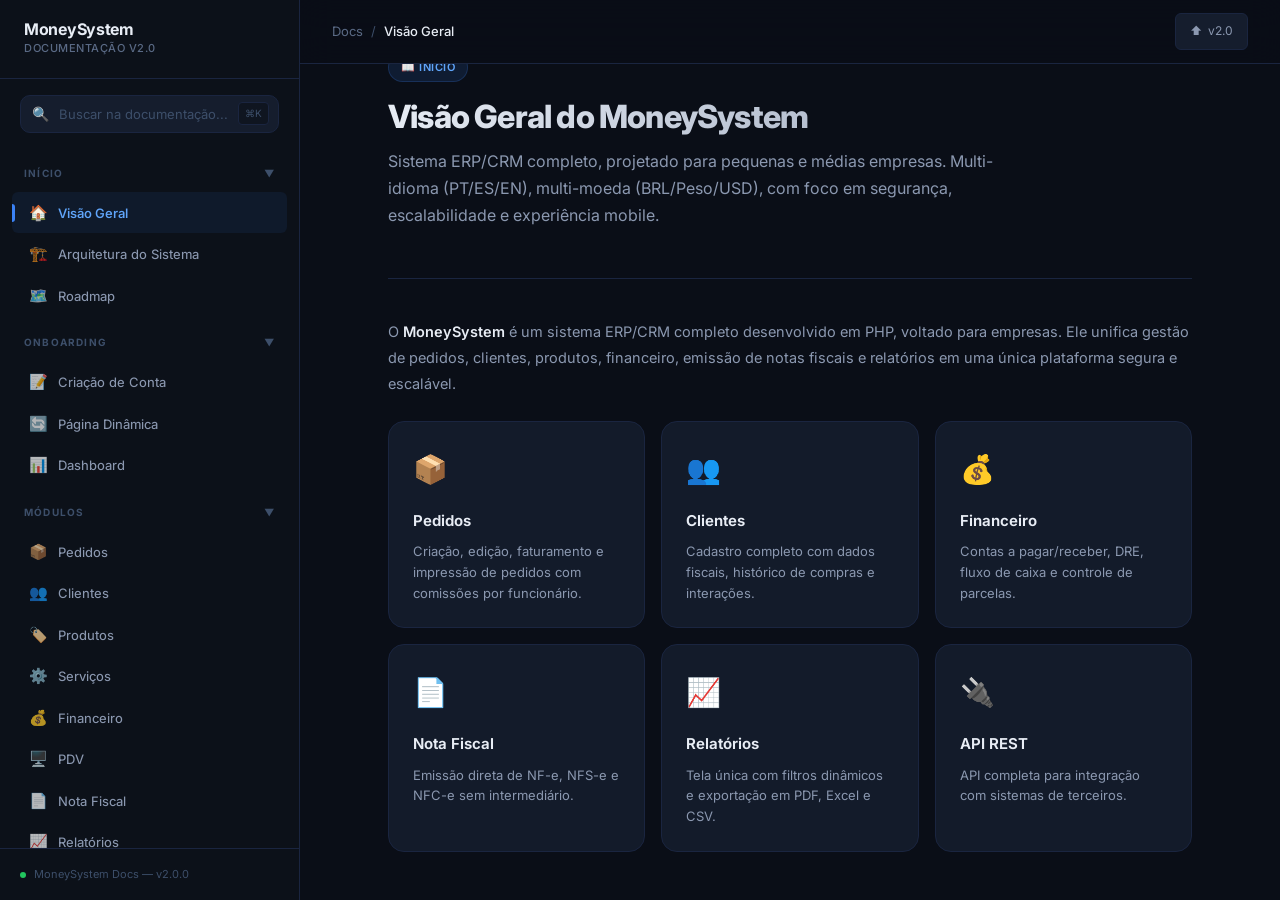
<file: index.html>
<!DOCTYPE html>
<html lang="pt-BR">

<head>
    <meta charset="UTF-8">
    <meta name="viewport" content="width=device-width, initial-scale=1.0">
    <title>MoneySystem — Documentação de Desenvolvimento</title>
    <meta name="description" content="Documentação completa do MoneySystem ERP/CRM.">
    <link rel="stylesheet" href="css/styles.css">
</head>

<body>
    <div class="app-layout">

        <!-- SIDEBAR -->
        <aside class="sidebar">
            <div class="sidebar-header">
                <div class="sidebar-logo">
                    <div class="logo-text">
                        <h1>MoneySystem</h1>
                        <span>Documentação v2.0</span>
                    </div>
                </div>
            </div>
            <div class="sidebar-search">
                <div class="search-input-wrapper">
                    <span class="search-icon">🔍</span>
                    <input type="text" placeholder="Buscar na documentação...">
                    <span class="search-shortcut">⌘K</span>
                </div>
            </div>
            <nav class="sidebar-nav">
                <!-- INÍCIO -->
                <div class="nav-category">
                    <div class="nav-category-label">Início <span class="chevron">▼</span></div>
                    <div class="nav-items">
                        <div class="nav-item active" data-section="visao-geral"><span class="nav-icon">🏠</span><span
                                class="nav-label">Visão Geral</span></div>
                        <div class="nav-item" data-section="arquitetura"><span class="nav-icon">🏗️</span><span
                                class="nav-label">Arquitetura do Sistema</span></div>
                        <div class="nav-item" data-section="roadmap"><span class="nav-icon">🗺️</span><span
                                class="nav-label">Roadmap</span></div>
                    </div>
                </div>
                <!-- ONBOARDING -->
                <div class="nav-category">
                    <div class="nav-category-label">Onboarding <span class="chevron">▼</span></div>
                    <div class="nav-items">
                        <div class="nav-item" data-section="criacao-conta"><span class="nav-icon">📝</span><span
                                class="nav-label">Criação de Conta</span></div>
                        <div class="nav-item" data-section="pagina-dinamica"><span class="nav-icon">🔄</span><span
                                class="nav-label">Página Dinâmica</span></div>
                        <div class="nav-item" data-section="dashboard"><span class="nav-icon">📊</span><span
                                class="nav-label">Dashboard</span></div>
                    </div>
                </div>
                <!-- MÓDULOS -->
                <div class="nav-category">
                    <div class="nav-category-label">Módulos <span class="chevron">▼</span></div>
                    <div class="nav-items">
                        <div class="nav-item" data-section="pedidos"><span class="nav-icon">📦</span><span
                                class="nav-label">Pedidos</span></div>
                        <div class="nav-item" data-section="clientes"><span class="nav-icon">👥</span><span
                                class="nav-label">Clientes</span></div>
                        <div class="nav-item" data-section="produtos"><span class="nav-icon">🏷️</span><span
                                class="nav-label">Produtos</span></div>
                        <div class="nav-item" data-section="servicos"><span class="nav-icon">⚙️</span><span
                                class="nav-label">Serviços</span></div>
                        <div class="nav-item" data-section="financeiro"><span class="nav-icon">💰</span><span
                                class="nav-label">Financeiro</span></div>
                        <div class="nav-item" data-section="pdv"><span class="nav-icon">🖥️</span><span
                                class="nav-label">PDV</span></div>
                        <div class="nav-item" data-section="nota-fiscal"><span class="nav-icon">📄</span><span
                                class="nav-label">Nota Fiscal</span></div>
                        <div class="nav-item" data-section="relatorios"><span class="nav-icon">📈</span><span
                                class="nav-label">Relatórios</span></div>
                        <div class="nav-item" data-section="importacao"><span class="nav-icon">📤</span><span
                                class="nav-label">Importação</span></div>
                    </div>
                </div>
                <!-- GESTÃO -->
                <div class="nav-category">
                    <div class="nav-category-label">Gestão <span class="chevron">▼</span></div>
                    <div class="nav-items">
                        <div class="nav-item" data-section="usuarios"><span class="nav-icon">👤</span><span
                                class="nav-label">Usuários e Permissões</span></div>
                        <div class="nav-item" data-section="funcionarios"><span class="nav-icon">💼</span><span
                                class="nav-label">Funcionários</span></div>
                    </div>
                </div>
                <!-- PLANOS -->
                <div class="nav-category">
                    <div class="nav-category-label">Planos <span class="chevron">▼</span></div>
                    <div class="nav-items">
                        <div class="nav-item" data-section="planos"><span class="nav-icon">💎</span><span
                                class="nav-label">Planos e Preços</span></div>
                        <div class="nav-item" data-section="faturamento"><span class="nav-icon">💳</span><span
                                class="nav-label">Faturamento</span></div>
                        <div class="nav-item" data-section="inadimplencia"><span class="nav-icon">⚠️</span><span
                                class="nav-label">Inadimplência</span></div>
                        <div class="nav-item" data-section="drf"><span class="nav-icon">👤</span><span
                                class="nav-label">DRF Pessoal</span></div>
                        <a href="afiliados.html" class="nav-item nav-item-external"><span
                                class="nav-icon">🤝</span><span class="nav-label">Programa de Afiliados</span></a>
                    </div>
                </div>
                <!-- API -->
                <div class="nav-category">
                    <div class="nav-category-label">API e Integrações <span class="chevron">▼</span></div>
                    <div class="nav-items">
                        <div class="nav-item" data-section="api"><span class="nav-icon">🔌</span><span
                                class="nav-label">API REST</span></div>
                        <div class="nav-item" data-section="integracoes"><span class="nav-icon">🔗</span><span
                                class="nav-label">Integrações Nativas</span></div>
                        <div class="nav-item" data-section="bancos"><span class="nav-icon">🏦</span><span
                                class="nav-label">Integrações Bancárias</span></div>
                        <div class="nav-item" data-section="webhooks"><span class="nav-icon">📡</span><span
                                class="nav-label">Webhooks</span></div>
                    </div>
                </div>
                <!-- i18n -->
                <div class="nav-category">
                    <div class="nav-category-label">Internacionalização <span class="chevron">▼</span></div>
                    <div class="nav-items">
                        <div class="nav-item" data-section="idiomas"><span class="nav-icon">🌐</span><span
                                class="nav-label">Idiomas e Moedas</span></div>
                    </div>
                </div>
                <!-- SEGURANÇA -->
                <div class="nav-category">
                    <div class="nav-category-label">Segurança <span class="chevron">▼</span></div>
                    <div class="nav-items">
                        <div class="nav-item" data-section="seguranca"><span class="nav-icon">🔒</span><span
                                class="nav-label">Segurança</span></div>
                    </div>
                </div>
                <!-- MOBILE -->
                <div class="nav-category">
                    <div class="nav-category-label">Mobile e PWA <span class="chevron">▼</span></div>
                    <div class="nav-items">
                        <div class="nav-item" data-section="mobile"><span class="nav-icon">📱</span><span
                                class="nav-label">Mobile e PWA</span></div>
                    </div>
                </div>
                <!-- INFRA -->
                <div class="nav-category">
                    <div class="nav-category-label">Infraestrutura <span class="chevron">▼</span></div>
                    <div class="nav-items">
                        <div class="nav-item" data-section="infraestrutura"><span class="nav-icon">☁️</span><span
                                class="nav-label">Infraestrutura</span></div>
                        <div class="nav-item" data-section="migracao"><span class="nav-icon">🔀</span><span
                                class="nav-label">Migração de Dados</span></div>
                    </div>
                </div>
                <!-- EMAIL -->
                <div class="nav-category">
                    <div class="nav-category-label">Comunicação <span class="chevron">▼</span></div>
                    <div class="nav-items">
                        <div class="nav-item" data-section="emails"><span class="nav-icon">📧</span><span
                                class="nav-label">E-mails e Notificações</span></div>
                        <div class="nav-item" data-section="atendimento"><span class="nav-icon">💬</span><span
                                class="nav-label">Atendimento</span></div>
                    </div>
                </div>
                <!-- LANÇAMENTO -->
                <div class="nav-category">
                    <div class="nav-category-label">Lançamento <span class="chevron">▼</span></div>
                    <div class="nav-items">
                        <div class="nav-item" data-section="lancamento"><span class="nav-icon">🚀</span><span
                                class="nav-label">Lançamento</span></div>
                    </div>
                </div>
            </nav>
            <div class="sidebar-footer">
                <div class="sidebar-version">
                    <span class="version-dot"></span>
                    MoneySystem Docs — v2.0.0
                </div>
            </div>
        </aside>

        <div class="sidebar-overlay"></div>

        <!-- MAIN -->
        <div class="main-wrapper">
            <header class="main-header">
                <div class="header-left">
                    <button class="mobile-menu-btn">☰</button>
                    <div class="breadcrumb">
                        <span>Docs</span>
                        <span class="separator">/</span>
                        <span class="current">Visão Geral</span>
                    </div>
                </div>
                <div class="header-right">
                    <a href="#" class="header-btn">⬆️ <span>v2.0</span></a>
                </div>
            </header>

            <div class="content-area">
                <div class="content-container">
                    <div class="no-results">
                        <div class="no-results-icon">🔍</div>
                        <h3>Nenhum resultado encontrado</h3>
                        <p>Tente buscar por outro termo.</p>
                    </div>

                    <!-- ═══ VISÃO GERAL ═══ -->
                    <section id="visao-geral" class="doc-section active content">
                        <div class="section-hero">
                            <div class="section-badge blue">📖 Início</div>
                            <h1>Visão Geral do MoneySystem</h1>
                            <p class="section-desc">Sistema ERP/CRM completo, projetado para pequenas e
                                médias empresas. Multi-idioma (PT/ES/EN), multi-moeda (BRL/Peso/USD), com foco em
                                segurança,
                                escalabilidade e experiência mobile.</p>
                        </div>

                        <p>O <strong>MoneySystem</strong> é um sistema ERP/CRM completo desenvolvido em PHP, voltado
                            para empresas. Ele unifica gestão de pedidos, clientes,
                            produtos, financeiro, emissão de notas fiscais e relatórios em uma única plataforma segura e
                            escalável.</p>

                        <div class="feature-grid">
                            <div class="feature-card">
                                <div class="feature-icon">📦</div>
                                <h3>Pedidos</h3>
                                <p>Criação, edição, faturamento e impressão de pedidos com comissões por funcionário.
                                </p>
                            </div>
                            <div class="feature-card">
                                <div class="feature-icon">👥</div>
                                <h3>Clientes</h3>
                                <p>Cadastro completo com dados fiscais, histórico de compras e interações.</p>
                            </div>
                            <div class="feature-card">
                                <div class="feature-icon">💰</div>
                                <h3>Financeiro</h3>
                                <p>Contas a pagar/receber, DRE, fluxo de caixa e controle de parcelas.</p>
                            </div>
                            <div class="feature-card">
                                <div class="feature-icon">📄</div>
                                <h3>Nota Fiscal</h3>
                                <p>Emissão direta de NF-e, NFS-e e NFC-e sem intermediário.</p>
                            </div>
                            <div class="feature-card">
                                <div class="feature-icon">📈</div>
                                <h3>Relatórios</h3>
                                <p>Tela única com filtros dinâmicos e exportação em PDF, Excel e CSV.</p>
                            </div>
                            <div class="feature-card">
                                <div class="feature-icon">🔌</div>
                                <h3>API REST</h3>
                                <p>API completa para integração com sistemas de terceiros.</p>
                            </div>
                        </div>

                        <h2>Público-Alvo</h2>
                        <p>O MoneySystem atende diversos setores de mercado. Na criação da conta, o usuário seleciona o
                            setor da empresa:</p>
                        <div class="sector-list">
                            <div class="sector-item"><span class="sector-icon">🖨️</span> Gráfica</div>
                            <div class="sector-item"><span class="sector-icon">🚗</span> Automotivo</div>
                            <div class="sector-item"><span class="sector-icon">🔧</span> Mecânica</div>
                            <div class="sector-item"><span class="sector-icon">📋</span> Outro</div>
                        </div>

                        <div class="alert-box warning">
                            <span class="alert-icon">⚠️</span>
                            <p>O setor selecionado na criação da conta <strong>não poderá ser alterado</strong>
                                posteriormente. Essa escolha determina personalizações no sistema.</p>
                        </div>

                        <div class="sector-planning-block" data-sector-planner>
                            <div class="sector-planning-tabs" role="tablist" aria-label="Planejamento por setor">
                                <button type="button" id="tab-plan-grafica" class="sector-plan-tab sector-plan-tab--grafica"
                                    role="tab" aria-selected="false" aria-controls="sector-plan-grafica"
                                    data-plan="grafica">🖨️ Gráfica</button>
                                <button type="button" id="tab-plan-automotivo"
                                    class="sector-plan-tab sector-plan-tab--automotivo active" role="tab"
                                    aria-selected="true" aria-controls="sector-plan-automotivo" data-plan="automotivo">🚗
                                    Automotivo</button>
                            </div>
                            <div class="sector-plan-panels">
                                <div id="sector-plan-grafica" class="sector-plan-panel" data-plan-panel="grafica"
                                    role="tabpanel" aria-labelledby="tab-plan-grafica">
                                    <p class="automotivo-doc-lead">Visão de <strong>produto</strong> para o perfil
                                        <strong>Gráfica</strong> no cadastro da empresa: impressão rápida, digital,
                                        grande formato, brindes e comunicação visual. <strong>Vale quando o setor é
                                            Gráfica</strong> — o sistema deve priorizar especificação técnica do job,
                                        provas, arquivos, produção e rastreio de prazo, sem tratar pedido como «caixa
                                        genérica».</p>

                                    <h3 class="automotivo-doc-h">1. Como o perfil Gráfica se reflete no produto</h3>
                                    <div class="table-wrapper">
                                        <table>
                                            <thead>
                                                <tr>
                                                    <th>Onde</th>
                                                    <th>Comportamento esperado</th>
                                                </tr>
                                            </thead>
                                            <tbody>
                                                <tr>
                                                    <td>Cadastro da empresa</td>
                                                    <td>Setor <strong>Gráfica</strong> escolhido na criação da conta
                                                        (inalterável depois)</td>
                                                </tr>
                                                <tr>
                                                    <td>Orçamento e pedido</td>
                                                    <td>Campos e fluxos voltados a <strong>especificação do trabalho</strong>
                                                        (medidas, material, cores, acabamento, tiragem), não só nome e
                                                        preço</td>
                                                </tr>
                                                <tr>
                                                    <td>Produção</td>
                                                    <td>Status e responsáveis alinhados à realidade da gráfica (arte,
                                                        impressão, acabamento, conferência)</td>
                                                </tr>
                                            </tbody>
                                        </table>
                                    </div>

                                    <h3 class="automotivo-doc-h">2. Escopo funcional de referência</h3>
                                    <h4 class="automotivo-doc-h4">2.1 Ficha técnica por item (orçamento / pedido)</h4>
                                    <div class="table-wrapper">
                                        <table>
                                            <thead>
                                                <tr>
                                                    <th>Dimensão</th>
                                                    <th>Exemplos de uso</th>
                                                </tr>
                                            </thead>
                                            <tbody>
                                                <tr>
                                                    <td><strong>Formato fechado e aberto</strong></td>
                                                    <td>Cartão, folder, livreto — largura × altura em mm ou cm</td>
                                                </tr>
                                                <tr>
                                                    <td><strong>Substrato / material</strong></td>
                                                    <td>Papel offset, couché, kraft, vinil, lona, PS, etc.</td>
                                                </tr>
                                                <tr>
                                                    <td><strong>Gramatura ou espessura</strong></td>
                                                    <td>Quando aplicável ao material escolhido</td>
                                                </tr>
                                                <tr>
                                                    <td><strong>Cores e perfil</strong></td>
                                                    <td>CMYK, Pantone, branco especial, verniz localizado</td>
                                                </tr>
                                                <tr>
                                                    <td><strong>Acabamento</strong></td>
                                                    <td>Verniz UV, laminação fosca/brilho, corte especial, vinco,
                                                        wire-o, espiral</td>
                                                </tr>
                                                <tr>
                                                    <td><strong>Tiragem e excedentes</strong></td>
                                                    <td>Quantidade contratada; política de sobra (tolerância)</td>
                                                </tr>
                                            </tbody>
                                        </table>
                                    </div>

                                    <h4 class="automotivo-doc-h4">2.2 Arquivos, provas e aprovação</h4>
                                    <ul>
                                        <li>Anexos por <strong>item</strong> ou por <strong>pedido</strong>, com tamanho
                                            adequado ao fluxo real (PDF, pacote compactado quando necessário)</li>
                                        <li>Estados legíveis: aguardando arte, em análise técnica, prova enviada,
                                            <strong>aprovada</strong> (com data e responsável)</li>
                                        <li>Checklist opcional para o cliente interno: sangria, conversão de fonte,
                                            perfil de cor, marcas de corte</li>
                                    </ul>

                                    <h4 class="automotivo-doc-h4">2.3 Impressão do orçamento (layout Gráfica)</h4>
                                    <ul>
                                        <li>PDF ou impresso com <strong>colunas técnicas</strong> (medidas, papel,
                                            cores, acabamento, tiragem)</li>
                                        <li>Resumo de prazo combinado ou data prevista de entrega quando já negociada
                                        </li>
                                        <li>Referência a anexos ou código interno do job para a produção achar o pacote
                                            certo</li>
                                    </ul>

                                    <h4 class="automotivo-doc-h4">2.4 Fluxo de produção (visão leve)</h4>
                                    <p>Status que conversem com a operação — exemplos: <strong>pré-impressão</strong>,
                                        <strong>impressão</strong>, <strong>acabamento</strong>, <strong>conferência</strong>,
                                        <strong>pronto para retirada / envio</strong>. Deve ser possível filtrar a fila
                                        por etapa e por prazo.</p>

                                    <h4 class="automotivo-doc-h4">2.5 Estoque e consumo (visão gráfica)</h4>
                                    <ul>
                                        <li>Papéis, bobinas, chapas, tintas e insumos tratados com <strong>unidade
                                                coerente</strong> (folha, m², kg, rolo)</li>
                                        <li>Onde fizer sentido, <strong>baixa estimada</strong> ao reservar material para
                                            o job ou ao fechar o pedido — alinhado à política da empresa na v2</li>
                                    </ul>

                                    <h3 class="automotivo-doc-h">3. Visão de mercado e oportunidade</h3>
                                    <h4 class="automotivo-doc-h4">3.1 Dores comuns</h4>
                                    <ul>
                                        <li>Pedido sem especificação → retrabalho e briga de «não estava no orçamento»
                                        </li>
                                        <li>Prova informal (WhatsApp) sem registro → disputa de cor e formato</li>
                                        <li>Prazo prometido sem encaixe na <strong>capacidade</strong> da máquina ou
                                            do acabamento</li>
                                        <li>Desperdício de chapa / metro por falta de visão de <strong>otimização</strong>
                                            (fase avançada)</li>
                                    </ul>
                                    <h4 class="automotivo-doc-h4">3.2 Proposta de diferenciação</h4>
                                    <div class="table-wrapper">
                                        <table>
                                            <thead>
                                                <tr>
                                                    <th>Conceito</th>
                                                    <th>Em uma frase</th>
                                                </tr>
                                            </thead>
                                            <tbody>
                                                <tr>
                                                    <td><strong>Job padronizado + variáveis</strong></td>
                                                    <td>Templates por tipo de produto (cartão, banner, adesivo) com
                                                        campos obrigatórios</td>
                                                </tr>
                                                <tr>
                                                    <td><strong>Repetir pedido</strong></td>
                                                    <td>Clonar job anterior com um clique, ajustando só tiragem ou data
                                                    </td>
                                                </tr>
                                                <tr>
                                                    <td><strong>Portal ou link de aprovação</strong></td>
                                                    <td>Cliente aprova prova com carimbo de data (fase 2, se priorizado)
                                                    </td>
                                                </tr>
                                                <tr>
                                                    <td><strong>Calculadora de área</strong></td>
                                                    <td>m² ou linear automático a partir das medidas do item</td>
                                                </tr>
                                            </tbody>
                                        </table>
                                    </div>

                                    <h3 class="automotivo-doc-h">4. Lacunas típicas a endereçar no desenho da v2</h3>
                                    <div class="table-wrapper">
                                        <table>
                                            <thead>
                                                <tr>
                                                    <th>Tema</th>
                                                    <th>Observação</th>
                                                </tr>
                                            </thead>
                                            <tbody>
                                                <tr>
                                                    <td>Imposição / nesting</td>
                                                    <td>Integração profunda costuma ficar para ferramentas RIP ou ERPs
                                                        especializados; definir até onde o MoneySystem calcula vs só
                                                        registra</td>
                                                </tr>
                                                <tr>
                                                    <td>Plotter / mesa de corte</td>
                                                    <td>Exportação de lista de cortes ou integração futura com drivers
                                                    </td>
                                                </tr>
                                                <tr>
                                                    <td>Contratos e provas legais</td>
                                                    <td>Termo de aprovação de arte vinculado ao pedido</td>
                                                </tr>
                                            </tbody>
                                        </table>
                                    </div>
                                </div>

                                <div id="sector-plan-automotivo" class="sector-plan-panel active"
                                    data-plan-panel="automotivo" role="tabpanel" aria-labelledby="tab-plan-automotivo">
                                    <p class="automotivo-doc-lead">Visão de <strong>produto</strong> para o perfil
                                        <strong>Automotivo</strong> no cadastro da empresa: escopo funcional desejado, o que pode
                                        ser transversal a outros setores e a oportunidade de mercado (insumos, receita de
                                        serviço, «cliente = carro»). <strong>Vale quando o setor da empresa é Automotivo</strong>
                                        — esse perfil deve acionar telas e fluxos específicos (veículo, película/PPF, impressão e
                                        checklist, entre outros).</p>

                                    <h3 class="automotivo-doc-h">1. Escopo funcional de referência (perfil Automotivo)</h3>
                                    <div class="table-wrapper">
                                        <table>
                                            <thead>
                                                <tr>
                                                    <th>Campo</th>
                                                    <th>Observação</th>
                                                </tr>
                                            </thead>
                                            <tbody>
                                                <tr>
                                                    <td><strong>Marca / modelo / ano</strong></td>
                                                    <td>Texto livre (ex.: Hyundai Creta 2025)</td>
                                                </tr>
                                                <tr>
                                                    <td><strong>Placa</strong></td>
                                                    <td>Deve ser fácil de buscar e reutilizar no histórico</td>
                                                </tr>
                                                <tr>
                                                    <td><strong>Chassi</strong></td>
                                                    <td>Disponível na abertura do pedido e editável depois, sem lacunas
                                                        entre orçamento e OS</td>
                                                </tr>
                                            </tbody>
                                        </table>
                                    </div>

                                    <h4 class="automotivo-doc-h4">1.1 Película e PPF — área de aplicação por item</h4>
                                    <p>No <strong>orçamento</strong> com perfil Automotivo, ao incluir produto, deve existir
                                        <strong>área de aplicação</strong> por linha:</p>
                                    <ul>
                                        <li><strong>Película:</strong> lateral traseira, para-brisa, teto solar, completo</li>
                                        <li><strong>PPF:</strong> capô, para-choque dianteiro, retrovisores, colunas, maçanetas,
                                            soleiras, lateral</li>
                                    </ul>
                                    <p>A lista de itens deve destacar a <strong>área</strong> (por exemplo com indicadores
                                        visuais distintos para PPF e película). A <strong>impressão / PDF do orçamento</strong>
                                        no layout automotivo deve reutilizar essas áreas (lista ou diagrama, conforme
                                        configuração).</p>

                                    <h4 class="automotivo-doc-h4">1.2 Impressão do orçamento (layout automotivo)</h4>
                                    <ul>
                                        <li>Layout próprio para orçamentos automotivos</li>
                                        <li>Destaque para placa, modelo e chassi quando preenchidos</li>
                                        <li>Respeitar as áreas de aplicação definidas nos itens</li>
                                        <li>Na tela de visualização do orçamento, atalho claro para essa impressão quando o
                                            contexto for Automotivo</li>
                                    </ul>

                                    <h4 class="automotivo-doc-h4">1.3 Checklist de fotos (aba Anexos)</h4>
                                    <p>Na <strong>edição do pedido</strong>, anexos exibem alerta com checklist: externas, internas,
                                        detalhes (riscos, vidros), documentação (placa, chassi, KM, chaves). Objetivo: proteção
                                        da loja e do cliente — alinhado a película/PPF.</p>

                                    <h4 class="automotivo-doc-h4">1.4 Busca e histórico por placa</h4>
                                    <ul>
                                        <li><strong>Listagem de pedidos:</strong> a busca deve considerar placa, chassi e
                                            marca/modelo</li>
                                        <li><strong>Autocomplete por placa:</strong> ao digitar a placa, sugerir pedidos recentes
                                            com rótulo claro (ex.: número do pedido, cliente e placa) e permitir preencher cliente
                                            e dados do veículo quando fizer sentido no fluxo</li>
                                    </ul>
                                    <p>A <strong>placa</strong> como chave de busca liga histórico de pedidos ao titular
                                        cadastrado (ideia «cliente = carro» em parte).</p>

                                    <h3 class="automotivo-doc-h">2. Visão de mercado e oportunidade</h3>
                                    <h4 class="automotivo-doc-h4">2.1 Dor do nicho</h4>
                                    <ul>
                                        <li>Estoque fino para <strong>peças inteiras</strong> (lâmpada, som)</li>
                                        <li><strong>Insumos líquidos</strong> (shampoo, cera, galões): «estoque invisível» —
                                            consumo por serviço não medido</li>
                                    </ul>
                                    <h4 class="automotivo-doc-h4">2.2 Proposta de diferenciação</h4>
                                    <div class="table-wrapper">
                                        <table>
                                            <thead>
                                                <tr>
                                                    <th>Conceito</th>
                                                    <th>Em uma frase</th>
                                                </tr>
                                            </thead>
                                            <tbody>
                                                <tr>
                                                    <td><strong>Composição de serviço</strong> (receita / ficha técnica)</td>
                                                    <td>Serviço vendido puxa consumo estimado de insumos (ml, g, aplicações)</td>
                                                </tr>
                                                <tr>
                                                    <td><strong>Unidade fracionada</strong></td>
                                                    <td>Cadastro e estoque em ml / L / g, não só unidade</td>
                                                </tr>
                                                <tr>
                                                    <td><strong>Baixa no pedido</strong></td>
                                                    <td>Ao lançar o serviço, baixa insumos em segundo plano</td>
                                                </tr>
                                                <tr>
                                                    <td><strong>Relatórios</strong></td>
                                                    <td>Quanto rende o galão; lavagens estimadas restantes</td>
                                                </tr>
                                                <tr>
                                                    <td><strong>UX «cliente = carro»</strong></td>
                                                    <td>Busca por placa; evolução possível para entidade Veículo</td>
                                                </tr>
                                            </tbody>
                                        </table>
                                    </div>

                                    <h3 class="automotivo-doc-h">3. Lacunas</h3>
                                    <div class="table-wrapper">
                                        <table>
                                            <thead>
                                                <tr>
                                                    <th>Desejado</th>
                                                    <th>Observação</th>
                                                </tr>
                                            </thead>
                                            <tbody>
                                                <tr>
                                                    <td>«Receita» do serviço: serviço → insumos → quantidade consumida</td>
                                                    <td>Precisa de modelo de dados e telas; hoje, em referências de mercado,
                                                        costuma não existir como entidade de primeira classe</td>
                                                </tr>
                                                <tr>
                                                    <td>Baixa automática de estoque de produto ao vender serviço</td>
                                                    <td>Serviço no pedido não «explode» sozinho em consumo de insumos sem regra de
                                                        produto definida</td>
                                                </tr>
                                                <tr>
                                                    <td>Estoque em ml / L / g como caso de uso principal</td>
                                                    <td>Exige unidade e precisão no cadastro de produtos, regras de arredondamento
                                                        e UX claras</td>
                                                </tr>
                                                <tr>
                                                    <td>Veículo como entidade separada do cliente</td>
                                                    <td>Referência comum: dados só no pedido; histórico por placa sem «ficha do
                                                        carro» única</td>
                                                </tr>
                                                <tr>
                                                    <td>Frota no cadastro do cliente (vários carros)</td>
                                                    <td>Hoje, em muitos sistemas, o veículo é digitado de novo a cada pedido</td>
                                                </tr>
                                            </tbody>
                                        </table>
                                    </div>

                                    <h3 class="automotivo-doc-h">4. Assinaturas de lavagem e frota por cliente</h3>
                                    <p>Lojas podem criar assinaturas para serviços recorrentes, como lavagens de carro. Ao criar uma assinatura, seleciona-se o cliente, o serviço, a quantidade por mês que o cliente terá direito, se é acumulativo ou não, e se deseja integrar com o Asaas para cobrança automática.</p>
                                    <h4 class="automotivo-doc-h4">4.1 Criação de Assinatura</h4>
                                    <ul>
                                        <li><strong>Seleção do Cliente:</strong> Escolher o cliente que contratará a assinatura.</li>
                                        <li><strong>Serviço:</strong> Selecionar o serviço oferecido (ex.: lavagem completa).</li>
                                        <li><strong>Quantidade por Mês:</strong> Definir quantas vezes o cliente pode usar o serviço mensalmente.</li>
                                        <li><strong>Acumulativo:</strong> Se os créditos não utilizados acumulam para o próximo mês ou expiram.</li>
                                        <li><strong>Integração com Asaas:</strong> Opção para integrar com o Asaas para cobrança recorrente.</li>
                                    </ul>
                                    <h4 class="automotivo-doc-h4">4.2 Integração com Asaas</h4>
                                    <p>Se integrada, quando o cliente paga via link enviado por email, a assinatura é ativada automaticamente. Para lojas de lavagem de carro, quando o cliente utiliza o serviço, a loja registra uma baixa no sistema, controlando assim os assinantes ativos.</p>
                                    <p><strong>Vários veículos no cadastro:</strong> no cliente, lista de veículos (apelido, modelo, placa, cor, observações); no pedido, escolher qual veículo preenche placa e modelo e mantém rastreio.</p>
                                    <p>Na modelagem, prever entidades do tipo cadastro de veículos do cliente, assinaturas e uso por período, conforme prioridade de negócio.</p>

                                </div>
                            </div>
                        </div>

                        <h2>Stack Tecnológico</h2>
                        <div class="table-wrapper">
                            <table>
                                <thead>
                                    <tr>
                                        <th>Camada</th>
                                        <th>Tecnologia</th>
                                        <th>Detalhes</th>
                                    </tr>
                                </thead>
                                <tbody>
                                    <tr>
                                        <td><strong>Backend</strong></td>
                                        <td>PHP mais atual</td>
                                        <td>Framework MVC customizado, API REST</td>
                                    </tr>
                                    <tr>
                                        <td><strong>Banco de Dados</strong></td>
                                        <td>MySQL mais atual</td>
                                        <td>Schema modular, particionamento, índices otimizados</td>
                                    </tr>
                                    <tr>
                                        <td><strong>Frontend</strong></td>
                                        <td>HTML5 / CSS3 / JS</td>
                                        <td>Responsivo, PWA, Service Workers</td>
                                    </tr>
                                    <tr>
                                        <td><strong>Cache</strong></td>
                                        <td>Redis</td>
                                        <td>Sessões, cache de queries, rate limiting</td>
                                    </tr>
                                    <tr>
                                        <td><strong>E-mail</strong></td>
                                        <td>SMTP / Amazon SES</td>
                                        <td>Cobranças, notificações, confirmações</td>
                                    </tr>
                                    <tr>
                                        <td><strong>NF-e</strong></td>
                                        <td>SEFAZ Direto</td>
                                        <td>Sem intermediário, comunicação direta</td>
                                    </tr>
                                    <tr>
                                        <td><strong>Tradução</strong></td>
                                        <td>i18n (Arquivos JSON)</td>
                                        <td>PT-BR, Espanhol, Inglês — cache no navegador</td>
                                    </tr>
                                    <tr>
                                        <td><strong>Licença</strong></td>
                                        <td>Proprietary</td>
                                        <td>Código 100% proprietário, todos os direitos reservados</td>
                                    </tr>
                                </tbody>
                            </table>
                        </div>
                    </section>

                    <!-- ═══ ARQUITETURA ═══ -->
                    <section id="arquitetura" class="doc-section content">
                        <div class="section-hero">
                            <div class="section-badge purple">🏗️ Arquitetura</div>
                            <h1>Arquitetura do Sistema</h1>
                            <p class="section-desc">Visão técnica da arquitetura do MoneySystem, projetada para
                                escalabilidade, segurança e manutenibilidade.</p>
                        </div>

                        <h2>Visão Geral da Arquitetura</h2>
                        <p>O MoneySystem segue uma arquitetura <strong>MVC (Model-View-Controller)</strong> modular com
                            separação clara de responsabilidades. O sistema é projetado para suportar <strong>50.000+
                                usuários ativos</strong> simultaneamente.</p>

                        <div class="feature-grid">
                            <div class="feature-card">
                                <div class="feature-icon">🖥️</div>
                                <h3>Camada de Apresentação</h3>
                                <p>Interface responsiva com PWA, Service Workers para offline, e design adaptativo
                                    mobile-first.</p>
                            </div>
                            <div class="feature-card">
                                <div class="feature-icon">⚡</div>
                                <h3>Camada de Aplicação</h3>
                                <p>Controllers PHP com middleware de autenticação, rate limiting e validação de dados.
                                </p>
                            </div>
                            <div class="feature-card">
                                <div class="feature-icon">🗄️</div>
                                <h3>Camada de Dados</h3>
                                <p>MySQL com sharding por empresa, Redis para cache, backups automáticos geográficos.
                                </p>
                            </div>
                        </div>

                        <h2>Padrões de Projeto</h2>
                        <ul>
                            <li><strong>Repository Pattern</strong> — Abstração do acesso ao banco de dados</li>
                            <li><strong>Service Layer</strong> — Lógica de negócio encapsulada em serviços</li>
                            <li><strong>Middleware Pipeline</strong> — Autenticação, CORS, rate limiting, logging</li>
                            <li><strong>Observer Pattern</strong> — Sistema de eventos para webhooks e notificações</li>
                            <li><strong>Strategy Pattern</strong> — Cálculos de impostos por região/setor</li>
                            <li><strong>Multi-Tenancy</strong> — Isolamento de dados por empresa no mesmo banco</li>
                        </ul>

                        <h2>Diagrama de Componentes</h2>
                        <div class="code-block">
                            <div class="code-block-header"><span class="code-lang">Arquitetura</span></div>
                            <pre><code>┌─────────────────────────────────────────────────────┐
│                    CLIENTE                          │
│   Browser (PWA) │ App Mobile (WebView) │ API REST  │
└────────────────────────┬────────────────────────────┘
                         │ HTTPS
┌────────────────────────▼────────────────────────────┐
│                   LOAD BALANCER                     │
│               (Nginx / CloudFlare)                  │
└────────────────────────┬────────────────────────────┘
                         │
┌────────────────────────▼────────────────────────────┐
│                APLICAÇÃO PHP 8.2+                   │
│  ┌──────────┐ ┌──────────┐ ┌──────────────────────┐│
│  │  Router  │→│Middleware │→│    Controllers       ││
│  └──────────┘ └──────────┘ └──────────┬───────────┘│
│                                       │            │
│  ┌──────────────────┐  ┌──────────────▼──────────┐ │
│  │  Services Layer  │  │   Repository Layer      │ │
│  └──────────────────┘  └──────────────┬──────────┘ │
└────────────────────────────────────────┬────────────┘
                         │               │
          ┌──────────────▼──┐   ┌────────▼──────────┐
          │     Redis       │   │   MySQL 8.0       │
          │ (Cache/Session) │   │ (Multi-Tenant)    │
          └─────────────────┘   └───────────────────┘</code></pre>
                        </div>

                        <h2>Banco de Dados</h2>
                        <p>O schema é desenhado para ser <strong>modular, escalável e preparado para 50.000+ usuários
                                ativos simultâneos</strong>. Todo o banco de dados é escrito em <strong>inglês</strong>
                            (tabelas, colunas, constraints, índices) para padronização internacional e facilitar a
                            colaboração com desenvolvedores de qualquer país.</p>

                        <p>Cada empresa possui dados isolados via <code class="inline">company_id</code> em todas as
                            tabelas, seguindo o padrão de <strong>multi-tenancy compartilhado</strong> — um único banco
                            de dados serve todas as empresas, mas com isolamento rigoroso por chave.</p>

                        <h3>Convenções de Naming</h3>
                        <div class="table-wrapper">
                            <table>
                                <thead>
                                    <tr>
                                        <th>Elemento</th>
                                        <th>Convenção</th>
                                        <th>Exemplo</th>
                                    </tr>
                                </thead>
                                <tbody>
                                    <tr>
                                        <td>Tabelas</td>
                                        <td>snake_case, plural</td>
                                        <td><code class="inline">companies</code>, <code class="inline">orders</code>,
                                            <code class="inline">order_items</code>
                                        </td>
                                    </tr>
                                    <tr>
                                        <td>Colunas</td>
                                        <td>snake_case, singular</td>
                                        <td><code class="inline">company_name</code>, <code
                                                class="inline">created_at</code></td>
                                    </tr>
                                    <tr>
                                        <td>Primary Key</td>
                                        <td><code class="inline">id</code> (BIGINT UNSIGNED AUTO_INCREMENT)</td>
                                        <td><code class="inline">companies.id</code></td>
                                    </tr>
                                    <tr>
                                        <td>Foreign Key</td>
                                        <td><code class="inline">{tabela_singular}_id</code></td>
                                        <td><code class="inline">company_id</code>, <code
                                                class="inline">customer_id</code></td>
                                    </tr>
                                    <tr>
                                        <td>Timestamps</td>
                                        <td><code class="inline">created_at</code>, <code
                                                class="inline">updated_at</code>, <code class="inline">deleted_at</code>
                                        </td>
                                        <td>Em todas as tabelas</td>
                                    </tr>
                                    <tr>
                                        <td>Booleanos</td>
                                        <td>Prefixo <code class="inline">is_</code> ou <code class="inline">has_</code>
                                        </td>
                                        <td><code class="inline">is_active</code>, <code class="inline">has_nfe</code>
                                        </td>
                                    </tr>
                                    <tr>
                                        <td>Índices</td>
                                        <td><code class="inline">idx_{tabela}_{colunas}</code></td>
                                        <td><code class="inline">idx_orders_company_status</code></td>
                                    </tr>
                                </tbody>
                            </table>
                        </div>

                        <h3>Estratégia de Escalabilidade (50k+ Usuários)</h3>
                        <p>Para suportar mais de 50.000 usuários ativos sem lentidão, o banco de dados utiliza uma
                            combinação de técnicas:</p>

                        <div class="feature-grid">
                            <div class="feature-card">
                                <div class="feature-icon">🔗</div>
                                <h3>Connection Pooling</h3>
                                <p>Pool de conexões gerenciado evita overhead de abrir/fechar conexões a cada request.
                                    Máximo de conexões configurável por instância.</p>
                            </div>
                            <div class="feature-card">
                                <div class="feature-icon">📖</div>
                                <h3>Read Replicas</h3>
                                <p>Réplicas de leitura distribuem a carga de SELECT queries. O master recebe apenas
                                    escritas (INSERT/UPDATE/DELETE). Leituras vão para réplicas.</p>
                            </div>
                            <div class="feature-card">
                                <div class="feature-icon">📊</div>
                                <h3>Particionamento</h3>
                                <p>Tabelas grandes (transactions, audit_logs, notifications) são particionadas por data
                                    (mês/ano), mantendo cada partição com tamanho gerenciável.</p>
                            </div>
                            <div class="feature-card">
                                <div class="feature-icon">⚡</div>
                                <h3>Índices Compostos</h3>
                                <p>Cada tabela tem índice composto <code class="inline">(company_id, ...)</code> como
                                    primeiro campo, garantindo que queries filtradas por empresa sejam instantâneas.</p>
                            </div>
                            <div class="feature-card">
                                <div class="feature-icon">🗄️</div>
                                <h3>Redis Cache</h3>
                                <p>Resultados de queries frequentes (dashboard, relatórios) ficam em cache Redis com TTL
                                    configurável, reduzindo drasticamente a carga no MySQL.</p>
                            </div>
                            <div class="feature-card">
                                <div class="feature-icon">🔍</div>
                                <h3>Query Optimization</h3>
                                <p>Slow Query Log ativo, EXPLAIN obrigatório em code review, queries com JOIN limitado e
                                    paginação obrigatória em listagens.</p>
                            </div>
                        </div>

                        <h3>Regras de Integridade</h3>
                        <ul>
                            <li><strong>Índices Compostos</strong> — Todas as tabelas possuem índice em <code
                                    class="inline">(company_id, campo_principal)</code> para queries eficientes por
                                empresa</li>
                            <li><strong>Soft Delete</strong> — Registros nunca são excluídos fisicamente. Usam <code
                                    class="inline">deleted_at</code> (NULL = ativo, TIMESTAMP = excluído)</li>
                            <li><strong>Auditoria</strong> — Tabela <code class="inline">audit_logs</code> registra
                                TODAS as alterações com usuário, IP, ação, tabela, valores antes/depois e timestamp</li>
                            <li><strong>Foreign Keys</strong> — Constraints de FK garantem integridade referencial, com
                                <code class="inline">ON DELETE RESTRICT</code> para evitar exclusões em cascata
                                acidentais
                            </li>
                            <li><strong>Enum via Lookup Tables</strong> — Em vez de ENUM no MySQL, usamos tabelas de
                                lookup para valores fixos (status, tipos), facilitando manutenção</li>
                        </ul>

                        <h3>Exemplo: Tabela <code class="inline">companies</code></h3>
                        <p>Esta é a tabela principal onde ficam cadastradas todas as empresas do sistema. Cada registro
                            representa uma empresa cliente do MoneySystem:</p>
                        <div class="code-block">
                            <div class="code-block-header"><span class="code-lang">SQL</span></div>
                            <pre><code>CREATE TABLE companies (
    id              BIGINT UNSIGNED AUTO_INCREMENT PRIMARY KEY,
    uuid            CHAR(36)        NOT NULL UNIQUE,

    <span class="comment">-- Dados da empresa</span>
    company_name    VARCHAR(255)    NOT NULL,              <span class="comment">-- Razão social</span>
    trade_name      VARCHAR(255)    DEFAULT NULL,          <span class="comment">-- Nome fantasia</span>
    document_number VARCHAR(20)     NOT NULL UNIQUE,       <span class="comment">-- CNPJ ou equivalente</span>
    state_registration VARCHAR(30)  DEFAULT NULL,          <span class="comment">-- Inscrição estadual</span>
    municipal_registration VARCHAR(30) DEFAULT NULL,       <span class="comment">-- Inscrição municipal</span>

    <span class="comment">-- Contato</span>
    email           VARCHAR(255)    NOT NULL,
    phone           VARCHAR(20)     DEFAULT NULL,
    website         VARCHAR(255)    DEFAULT NULL,

    <span class="comment">-- Endereço</span>
    address_street  VARCHAR(255)    DEFAULT NULL,
    address_number  VARCHAR(20)     DEFAULT NULL,
    address_complement VARCHAR(100) DEFAULT NULL,
    address_neighborhood VARCHAR(100) DEFAULT NULL,
    address_city    VARCHAR(100)    DEFAULT NULL,
    address_state   CHAR(2)         DEFAULT NULL,
    address_zip_code VARCHAR(10)    DEFAULT NULL,
    address_country VARCHAR(3)      DEFAULT 'BRA',

    <span class="comment">-- Configurações do sistema</span>
    sector          VARCHAR(50)     NOT NULL,              <span class="comment">-- grafica|automotivo|mecanica|outro</span>
    currency        CHAR(3)         NOT NULL DEFAULT 'BRL',<span class="comment">-- BRL | ARS | USD</span>
    language        VARCHAR(5)      NOT NULL DEFAULT 'pt-BR',
    timezone        VARCHAR(50)     NOT NULL DEFAULT 'America/Sao_Paulo',

    <span class="comment">-- Plano e faturamento</span>
    plan_id         BIGINT UNSIGNED DEFAULT NULL,
    storage_used_mb BIGINT UNSIGNED DEFAULT 0,
    is_active       TINYINT(1)      NOT NULL DEFAULT 1,
    is_suspended    TINYINT(1)      NOT NULL DEFAULT 0,
    suspended_at    TIMESTAMP       NULL DEFAULT NULL,
    days_overdue    INT UNSIGNED    DEFAULT 0,

    <span class="comment">-- NF-e (apenas BRL)</span>
    has_nfe         TINYINT(1)      NOT NULL DEFAULT 0,
    nfe_environment TINYINT(1)      DEFAULT 1,            <span class="comment">-- 1=Produção, 2=Homologação</span>
    nfe_series      INT UNSIGNED    DEFAULT 1,
    nfe_last_number INT UNSIGNED    DEFAULT 0,
    digital_certificate_path VARCHAR(255) DEFAULT NULL,
    digital_certificate_password VARCHAR(255) DEFAULT NULL,

    <span class="comment">-- White Label</span>
    is_white_label  TINYINT(1)      NOT NULL DEFAULT 0,
    custom_logo_path VARCHAR(255)   DEFAULT NULL,
    custom_primary_color VARCHAR(7) DEFAULT NULL,

    <span class="comment">-- Controle</span>
    created_at      TIMESTAMP       NOT NULL DEFAULT CURRENT_TIMESTAMP,
    updated_at      TIMESTAMP       NOT NULL DEFAULT CURRENT_TIMESTAMP ON UPDATE CURRENT_TIMESTAMP,
    deleted_at      TIMESTAMP       NULL DEFAULT NULL,

    <span class="comment">-- Índices</span>
    INDEX idx_companies_sector (sector),
    INDEX idx_companies_plan (plan_id),
    INDEX idx_companies_active (is_active, is_suspended),
    INDEX idx_companies_deleted (deleted_at),

    <span class="comment">-- Foreign Keys</span>
    CONSTRAINT fk_companies_plan
        FOREIGN KEY (plan_id) REFERENCES plans(id) ON DELETE RESTRICT
) ENGINE=InnoDB DEFAULT CHARSET=utf8mb4 COLLATE=utf8mb4_unicode_ci;</code></pre>
                        </div>

                        <div class="alert-box info">
                            <span class="alert-icon">💡</span>
                            <p>Repare que todos os nomes de colunas e tabelas estão em <strong>inglês</strong>, com
                                <code class="inline">snake_case</code>. Campos como <code
                                    class="inline">deleted_at</code> permitem soft delete, e o <code
                                    class="inline">uuid</code> é usado para exposição pública (API), nunca o <code
                                    class="inline">id</code> numérico.
                            </p>
                        </div>

                        <h3 id="admin-plataforma">Área administrativa da plataforma (<code
                                class="inline">/admin</code>)</h3>
                        <p>A equipe MoneySystem acessa <strong><code
                                    class="inline">https://moneysystem.com.br/admin</code></strong>. A primeira tela é <strong>login</strong> (usuário e senha), sem
                            misturar com o fluxo das empresas clientes.</p>
                        <ul>
                            <li><strong>CEOs</strong> — perfil com visão global (clientes,
                                suporte, operações, o que for definido no produto).</li>
                            <li><strong>Funcionários</strong> — mesmo painel <code
                                    class="inline">/admin</code>, mas só enxerga e altera o que as permissões do perfil
                                permitirem.</li>
                        </ul>
                        <p><strong>Onde fica no banco (otimizado e seguro)</strong> — <em>não</em> usar as tabelas de
                            usuários das empresas (<code class="inline">company_id</code>). Manter <strong>conjunto
                                separado</strong> só para quem opera a plataforma:</p>
                        <ul>
                            <li><strong>Tabela dedicada</strong> — ex.: <code class="inline">platform_admin_users</code>
                                (poucos registros, consulta por login só no momento da autenticação).</li>
                            <li><strong>Senha</strong> — apenas hash forte (<strong>Argon2id</strong> ou
                                <strong>bcrypt</strong>), nunca texto puro; custo de hash configurável.</li>
                            <li><strong>Papel</strong> — coluna <code class="inline">role</code> ou FK para
                                <code class="inline">platform_roles</code>; permissões granulares de atendente em tabela
                                de junção (<code class="inline">platform_admin_permissions</code>) ou JSON validado na
                                aplicação, conforme complexidade.</li>
                            <li><strong>Índices</strong> — <code class="inline">UNIQUE</code> em
                                <code class="inline">username</code> (ou e-mail de login) para lookup O(1) no sign-in.
                            </li>
                            <li><strong>Sessão</strong> — cookie HTTP-only / servidor (Redis), TTL curto; rate limit e
                                auditoria em ações sensíveis (qual admin acessou qual tenant).</li>
                        </ul>
                        <div class="code-block">
                            <div class="code-block-header"><span class="code-lang">SQL</span></div>
                            <pre><code>CREATE TABLE platform_admin_users (
    id              BIGINT UNSIGNED AUTO_INCREMENT PRIMARY KEY,
    uuid            CHAR(36)        NOT NULL UNIQUE,
    username        VARCHAR(64)     NOT NULL UNIQUE,
    email           VARCHAR(255)    NOT NULL UNIQUE,
    password_hash   VARCHAR(255)    NOT NULL,
    role            VARCHAR(32)     NOT NULL,           <span class="comment">-- ex.: owner | support</span>
    is_active       TINYINT(1)      NOT NULL DEFAULT 1,
    last_login_at   TIMESTAMP       NULL DEFAULT NULL,
    created_at      TIMESTAMP       NOT NULL DEFAULT CURRENT_TIMESTAMP,
    updated_at      TIMESTAMP       NOT NULL DEFAULT CURRENT_TIMESTAMP ON UPDATE CURRENT_TIMESTAMP,

    INDEX idx_platform_admin_users_active (is_active, role)
) ENGINE=InnoDB DEFAULT CHARSET=utf8mb4 COLLATE=utf8mb4_unicode_ci;</code></pre>
                        </div>
                        <p>Esse desenho mantém o painel interno <strong>isolado</strong> dos dados multi-tenant, com
                            superfície de ataque menor e modelo de permissões claro.</p>
                    </section>

                    <!-- ═══ ROADMAP ═══ -->
                    <section id="roadmap" class="doc-section content">
                        <div class="section-hero">
                            <div class="section-badge green">🗺️ Roadmap</div>
                            <h1>Roadmap de Desenvolvimento</h1>
                            <p class="section-desc">Fases planejadas para o desenvolvimento e lançamento do MoneySystem
                                v2.0.</p>
                        </div>

                        <div class="timeline">
                            <div class="timeline-step">
                                <div class="step-number">1</div>
                                <div class="step-content">
                                    <h3>Fase 1 — Fundação (Mês 1)</h3>
                                    <p>Arquitetura base, banco de dados, autenticação, multi-tenancy, sistema de
                                        permissões, estrutura MVC.</p>
                                </div>
                            </div>
                            <div class="timeline-step">
                                <div class="step-number">2</div>
                                <div class="step-content">
                                    <h3>Fase 2 — Módulos Core (Mês 2)</h3>
                                    <p>Pedidos, Clientes, Produtos, Serviços, Dashboard, Calendário de eventos.</p>
                                </div>
                            </div>
                            <div class="timeline-step">
                                <div class="step-number">3</div>
                                <div class="step-content">
                                    <h3>Fase 3 — Financeiro e NF (Mês 3)</h3>
                                    <p>Módulo financeiro, DRE, contas a pagar/receber, emissão de NF-e/NFS-e/NFC-e
                                        direto com SEFAZ. (Contratar um dev nessa fase especialista em SEFAZ)</p>
                                </div>
                            </div>
                            <div class="timeline-step">
                                <div class="step-number">4</div>
                                <div class="step-content">
                                    <h3>Fase 4 — Integrações e API (Mês 4)</h3>
                                    <p>API REST pública, integrações com ERPs (Tiny, Bling), Asaas, RD Station, webhooks.</p>
                                </div>
                            </div>
                            <div class="timeline-step">
                                <div class="step-number">5</div>
                                <div class="step-content">
                                    <h3>Fase 5 — White Label e Planos (Mês 5)</h3>
                                    <p>Sistema de planos pós-pago, cobrança automática, White Label, armazenamento por
                                        plano.</p>
                                </div>
                            </div>
                            <div class="timeline-step">
                                <div class="step-number">6</div>
                                <div class="step-content">
                                    <h3>Fase 6 — Migração e Testes (Mês 6)</h3>
                                    <p>Migração do banco antigo, testes de carga 50k+ usuários, testes de segurança,
                                        pentest.</p>
                                </div>
                            </div>
                            <div class="timeline-step">
                                <div class="step-number">7</div>
                                <div class="step-content">
                                    <h3>Fase 7 — Beta Fechado (Mês 7)</h3>
                                    <p>Deploy em <code class="inline">beta.moneysystem.com.br</code> para empresas
                                        selecionadas testarem o sistema. Coleta de feedback, correção de bugs e
                                        validação em ambiente real durante 1 mês.</p>
                                </div>
                            </div>
                            <div class="timeline-step">
                                <div class="step-number">8</div>
                                <div class="step-content">
                                    <h3>Fase 8 — Lançamento v2.0 (Mês 8)</h3>
                                    <p>Deploy oficial para todos os usuários, aviso de instabilidades, banner "cara
                                        nova" nos primeiros 7 dias, vídeo de apresentação e correção de bugs.</p>
                                </div>
                            </div>
                            <div class="timeline-step">
                                <div class="step-number">9</div>
                                <div class="step-content">
                                    <h3>Fase 9 — v2.1 Pós-Lançamento (Mês 9+)</h3>
                                    <p>Integrações bancárias (BB, Itaú, Bradesco, Inter), Integração com SEFAZ, PWA com Service Workers, modo
                                        offline, app via WebView para App Store e Google Play.</p>
                                </div>
                            </div>
                        </div>
                    </section>

                    <!-- ═══ CRIAÇÃO DE CONTA ═══ -->
                    <section id="criacao-conta" class="doc-section content">
                        <div class="section-hero">
                            <div class="section-badge blue">📝 Onboarding</div>
                            <h1>Criação de Conta</h1>
                            <p class="section-desc">Fluxo completo de registro de novas empresas no MoneySystem,
                                incluindo seleção de moeda, idioma e setor.</p>
                        </div>

                        <div class="alert-box info"><span class="alert-icon">🎁</span>
                            <p>Toda nova conta recebe <strong>7 dias grátis</strong> no plano Enterprise para testar o
                                sistema completo, sem necessidade de cartão de crédito. Após o período de teste, a
                                empresa deve escolher um plano para continuar usando.</p>
                        </div>

                        <h2>Campos do Registro</h2>
                        <p>Ao criar uma conta no MoneySystem, o usuário da empresa deverá preencher:</p>
                        <ul>
                            <li><strong>Nome da empresa</strong> — Razão social</li>
                            <li><strong>CNPJ</strong> — Validação em tempo real</li>
                            <li><strong>Nome do responsável</strong> — Administrador principal</li>
                            <li><strong>E-mail</strong> — Será usado para cobranças e notificações</li>
                            <li><strong>Telefone/WhatsApp</strong> — Para comunicação de inadimplência</li>
                            <li><strong>Senha</strong> — Mínimo 8 caracteres, letra maiúscula, número e caractere
                                especial</li>
                        </ul>

                        <h2>Seleção de Moeda</h2>
                        <p>Uma caixa de seleção exibe as opções de moeda. O <strong>Real Brasileiro (R$)</strong> vem
                            pré-selecionado:</p>
                        <div class="table-wrapper">
                            <table>
                                <thead>
                                    <tr>
                                        <th>Moeda</th>
                                        <th>Símbolo</th>
                                        <th>Nota Fiscal</th>
                                        <th>Padrão</th>
                                    </tr>
                                </thead>
                                <tbody>
                                    <tr>
                                        <td><strong>Real Brasileiro</strong></td>
                                        <td>R$</td>
                                        <td>✅ NF-e, NFS-e, NFC-e</td>
                                        <td><span class="tag green">Padrão</span></td>
                                    </tr>
                                    <tr>
                                        <td><strong>Peso</strong></td>
                                        <td>$</td>
                                        <td>❌ Indisponível</td>
                                        <td>—</td>
                                    </tr>
                                    <tr>
                                        <td><strong>Dólar Americano</strong></td>
                                        <td>$</td>
                                        <td>❌ Indisponível</td>
                                        <td>—</td>
                                    </tr>
                                </tbody>
                            </table>
                        </div>

                        <div class="alert-box danger">
                            <span class="alert-icon">🚨</span>
                            <p>A moeda selecionada <strong>não pode ser alterada</strong> após a criação da conta. Nota
                                Fiscal só está disponível para contas em Real Brasileiro (R$).</p>
                        </div>

                        <h2>Seleção de Idioma</h2>
                        <p>O idioma padrão é <strong>Português (PT-BR)</strong>. A tradução para Espanhol e Inglês é
                            feita via <strong>arquivos de idioma (i18n)</strong> — JSONs estáticos carregados uma vez e
                            armazenados no cache do navegador. Nas configurações do sistema, o usuário pode alterar o
                            idioma a qualquer momento.</p>
                        <ul>
                            <li>🇧🇷 <strong>Português</strong> — Padrão (nativo)</li>
                            <li>🇪🇸 <strong>Espanhol</strong> — Arquivo <code class="inline">es.json</code></li>
                            <li>🇺🇸 <strong>Inglês</strong> — Arquivo <code class="inline">en.json</code></li>
                        </ul>

                        <h2>Seleção de Setor</h2>
                        <p>O campo de setor vem <strong>sem nada selecionado</strong>. O usuário deve obrigatoriamente
                            selecionar um setor para conseguir criar a conta. Após criação, <strong>não há como
                                alterar</strong>.</p>
                        <div class="sector-list">
                            <div class="sector-item"><span class="sector-icon">🖨️</span> Gráfica</div>
                            <div class="sector-item"><span class="sector-icon">🚗</span> Automotivo</div>
                            <div class="sector-item"><span class="sector-icon">🔧</span> Mecânica</div>
                            <div class="sector-item"><span class="sector-icon">📋</span> Outro</div>
                        </div>
                    </section>

                    <!-- ═══ PÁGINA DINÂMICA ═══ -->
                    <section id="pagina-dinamica" class="doc-section content">
                        <div class="section-hero">
                            <div class="section-badge blue">🔄 Onboarding</div>
                            <h1>Página Dinâmica</h1>
                            <p class="section-desc">Comportamento dinâmico da URL principal, inspirado no GitHub: site
                                institucional para visitantes, dashboard para usuários logados.</p>
                        </div>

                        <h2>Comportamento</h2>
                        <p>O mesmo endereço <code class="inline">moneysystem.com.br</code> exibe conteúdo diferente
                            dependendo do estado de autenticação:</p>

                        <div class="feature-grid">
                            <div class="feature-card">
                                <div class="feature-icon">🌐</div>
                                <h3>Visitante (Deslogado)</h3>
                                <p>Site institucional com landing page, informações sobre planos, funcionalidades,
                                    depoimentos e CTA de registro.</p>
                            </div>
                            <div class="feature-card">
                                <div class="feature-icon">🏠</div>
                                <h3>Usuário (Logado)</h3>
                                <p>Dashboard personalizado com KPIs, calendário, eventos, últimos pedidos, faturamento
                                    mensal e atividade recente.</p>
                            </div>
                        </div>

                        <h2>Implementação Técnica</h2>
                        <div class="code-block">
                            <div class="code-block-header"><span class="code-lang">PHP</span></div>
                            <pre><code><span class="comment">// index.php — Roteamento dinâmico</span>
<span class="keyword">if</span> (<span class="function">Auth</span>::<span class="method">check</span>()) {
    <span class="comment">// Usuário logado → Dashboard</span>
    <span class="keyword">return</span> (<span class="keyword">new</span> <span class="function">DashboardController</span>)-><span class="method">index</span>();
} <span class="keyword">else</span> {
    <span class="comment">// Visitante → Site Institucional</span>
    <span class="keyword">return</span> <span class="function">view</span>(<span class="string">'landing.index'</span>);
}</code></pre>
                        </div>
                    </section>

                    <!-- ═══ DASHBOARD ═══ -->
                    <section id="dashboard" class="doc-section content">
                        <div class="section-hero">
                            <div class="section-badge blue">📊 Onboarding</div>
                            <h1>Dashboard</h1>
                            <p class="section-desc">Tela inicial do sistema para usuários logados. Exibe KPIs,
                                calendário, eventos, gráficos e atividade recente.</p>
                        </div>

                        <h2>Referência Visual</h2>
                        <a href="dashboard.html" class="screenshot-preview-link" target="_blank" rel="noopener noreferrer">
                            <div class="screenshot-wrapper">
                                <img src="assets/images/dashboard.png" alt="Dashboard MoneySystem">
                            </div>
                            <div class="screenshot-wrapper">
                                <img src="assets/images/login.png" alt="Dashboard MoneySystem">
                            </div>
                            <p class="screenshot-caption">Dashboard do MoneySystem — clique aqui para Live Preview</p>
                        </a>

                        <h2>Componentes do Dashboard (Conforme Permissões)</h2>
                        <div class="feature-grid">
                            <div class="feature-card">
                                <div class="feature-icon">💵</div>
                                <h3>Cards de KPI</h3>
                                <p>Faturamento total, quantidade de pedidos, clientes ativos e valores pendentes, com
                                    comparativo ao mês anterior.</p>
                            </div>
                            <div class="feature-card">
                                <div class="feature-icon">📅</div>
                                <h3>Calendário Mensal</h3>
                                <p>Indicadores de entregas, pagamentos, aniversários e reuniões com pontos coloridos nos
                                    dias.</p>
                            </div>
                            <div class="feature-card">
                                <div class="feature-icon">📋</div>
                                <h3>Próximos Eventos</h3>
                                <p>Lista cronológica de entregas de pedidos, vencimentos de parcelas, aniversários e
                                    reuniões.</p>
                            </div>
                            <div class="feature-card">
                                <div class="feature-icon">📈</div>
                                <h3>Gráfico de Faturamento</h3>
                                <p>Gráfico de linha com faturamento mensal ao longo do ano. Expansível para tela cheia.
                                </p>
                            </div>
                            <div class="feature-card">
                                <div class="feature-icon">⚡</div>
                                <h3>Acesso Rápido</h3>
                                <p>Botões de atalho: Novo Pedido, Novo Cliente, Novo Produto. Também poder logar em várias contas e fazer troca rápida.</p>
                            </div>
                            <div class="feature-card">
                                <div class="feature-icon">🕐</div>
                                <h3>Atividade Recente</h3>
                                <p>Feed em tempo real de ações no sistema: pedidos faturados, clientes cadastrados, NF-e
                                    emitidas, pagamentos confirmados.</p>
                            </div>
                        </div>

                        <h2>Dados Offline (PWA)</h2>
                        <div class="alert-box info">
                            <span class="alert-icon">ℹ️</span>
                            <p>Com o PWA ativado, o Dashboard exibirá os dados em cache mesmo quando offline, junto com
                                um banner informando <strong>"Você está offline"</strong>.</p>
                        </div>
                    </section>

                    <!-- ═══ PEDIDOS ═══ -->
                    <section id="pedidos" class="doc-section content">
                        <div class="section-hero">
                            <div class="section-badge green">📦 Módulo</div>
                            <h1>Pedidos</h1>
                            <p class="section-desc">Gestão completa de pedidos de venda: criação, edição, faturamento,
                                impressão e acompanhamento.</p>
                        </div>
                        <h2>Funcionalidades</h2>
                        <ul>
                            <li><strong>Criação de Pedido</strong> — Selecionar cliente, adicionar produtos/serviços,
                                definir quantidades, preços, descontos</li>
                            <li><strong>Nome Fantasia</strong> — Campo opcional que substitui o nome do produto na
                                impressão do pedido</li>
                            <li><strong>Complemento</strong> — Campo de texto livre para informações adicionais (visível
                                em setores como Gráfica)</li>
                            <li><strong>Faturamento</strong> — Converter pedido em faturado, gerando parcelas
                                financeiras</li>
                            <li><strong>Parcelas</strong> — Divisão do valor em parcelas com datas de vencimento</li>
                            <li><strong>Comissões</strong> — Atribuição automática de comissão ao funcionário
                                responsável</li>
                            <li><strong>Impressão</strong> — Layout otimizado para impressão (58mm e 80mm para
                                etiquetas)</li>
                            <li><strong>Status</strong> — Pendente, Em Andamento, Faturado, Cancelado</li>
                        </ul>
                        <h2>Fluxo do Pedido</h2>
                        <div class="timeline">
                            <div class="timeline-step">
                                <div class="step-number">1</div>
                                <div class="step-content">
                                    <h3>Criação</h3>
                                    <p>Funcionário cria o pedido selecionando cliente e itens.</p>
                                </div>
                            </div>
                            <div class="timeline-step">
                                <div class="step-number">2</div>
                                <div class="step-content">
                                    <h3>Aprovação</h3>
                                    <p>Pedido fica como "Pendente" até ser aprovado.</p>
                                </div>
                            </div>
                            <div class="timeline-step">
                                <div class="step-number">3</div>
                                <div class="step-content">
                                    <h3>Execução</h3>
                                    <p>Status muda para "Em Andamento" durante a produção/preparação.</p>
                                </div>
                            </div>
                            <div class="timeline-step">
                                <div class="step-number">4</div>
                                <div class="step-content">
                                    <h3>Faturamento</h3>
                                    <p>Pedido é faturado, gerando registros financeiros e parcelas.</p>
                                </div>
                            </div>
                            <div class="timeline-step">
                                <div class="step-number">5</div>
                                <div class="step-content">
                                    <h3>Entrega</h3>
                                    <p>Pedido concluído aparece no calendário e no feed de atividade.</p>
                                </div>
                            </div>
                        </div>
                    </section>

                    <!-- ═══ CLIENTES ═══ -->
                    <section id="clientes" class="doc-section content">
                        <div class="section-hero">
                            <div class="section-badge green">👥 Módulo</div>
                            <h1>Clientes</h1>
                            <p class="section-desc">Cadastro completo de clientes com dados fiscais, histórico de
                                compras e gestão de relacionamento.</p>
                        </div>
                        <h2>Dados do Cliente</h2>
                        <ul>
                            <li><strong>Dados Pessoais</strong> — Nome, CPF/CNPJ, RG, data de nascimento</li>
                            <li><strong>Contato</strong> — E-mail, telefone, WhatsApp, redes sociais</li>
                            <li><strong>Endereço</strong> — CEP com autopreenchimento, cidade, estado, bairro</li>
                            <li><strong>Dados Fiscais</strong> — Inscrição estadual, municipal, regime tributário</li>
                            <li><strong>Histórico</strong> — Todos os pedidos, valores totais, última compra</li>
                            <li><strong>Observações</strong> — Campo livre para anotações internas</li>
                        </ul>
                        <h2>Funcionalidades</h2>
                        <ul>
                            <li>Busca por nome, CPF/CNPJ, e-mail ou telefone</li>
                            <li>Filtros por estado, cidade, valor total gasto</li>
                            <li>Importação de clientes via CSV</li>
                            <li>Exportação da base de clientes</li>
                            <li>Aniversariantes do mês no calendário do Dashboard</li>
                        </ul>
                    </section>

                    <!-- ═══ PRODUTOS ═══ -->
                    <section id="produtos" class="doc-section content">
                        <div class="section-hero">
                            <div class="section-badge green">🏷️ Módulo</div>
                            <h1>Produtos</h1>
                            <p class="section-desc">Cadastro e gestão de produtos com controle de estoque, tributação e
                                importação via CSV.</p>
                        </div>
                        <h2>Campos do Produto</h2>
                        <ul>
                            <li><strong>Básico</strong> — Nome, descrição, código interno, código de barras</li>
                            <li><strong>Preço</strong> — Preço de custo, preço de venda, margem de lucro</li>
                            <li><strong>Estoque</strong> — Quantidade atual, estoque mínimo, unidade de medida</li>
                            <li><strong>Tributação</strong> — NCM, CFOP, CST, origem, alíquotas (ICMS, PIS, COFINS)</li>
                            <li><strong>Categoria</strong> — Agrupamento por categoria para organização</li>
                        </ul>
                        <h2>Importação</h2>
                        <p>Produtos podem ser importados via <strong>XML de NF-e</strong> ou via
                            <strong>CSV/Excel</strong>. Na importação XML, dados tributários (origem, NCM, CFOP) são
                            extraídos automaticamente.
                        </p>
                    </section>

                    <!-- ═══ SERVIÇOS ═══ -->
                    <section id="servicos" class="doc-section content">
                        <div class="section-hero">
                            <div class="section-badge green">⚙️ Módulo</div>
                            <h1>Serviços</h1>
                            <p class="section-desc">Gestão de serviços prestados pela empresa, com preços e vinculação a
                                pedidos.</p>
                        </div>
                        <h2>Funcionalidades</h2>
                        <ul>
                            <li>Cadastro de serviços com nome, descrição e preço</li>
                            <li>Vinculação de serviços a pedidos junto com produtos</li>
                            <li>Código de serviço para NFS-e (quando aplicável)</li>
                            <li>Histórico de serviços prestados por cliente</li>
                            <li>Relatórios de serviços mais prestados</li>
                        </ul>
                    </section>

                    <!-- ═══ FINANCEIRO ═══ -->
                    <section id="financeiro" class="doc-section content">
                        <div class="section-hero">
                            <div class="section-badge green">💰 Módulo</div>
                            <h1>Financeiro</h1>
                            <p class="section-desc">Controle financeiro: contas a pagar/receber, DRE,
                                transações, parcelas e fluxo de caixa.</p>
                        </div>
                        <h2>Módulos Financeiros</h2>
                        <div class="feature-grid">
                            <div class="feature-card">
                                <div class="feature-icon">📥</div>
                                <h3>Contas a Receber</h3>
                                <p>Parcelas de pedidos faturados, recebimentos, baixas manuais e automáticas.</p>
                            </div>
                            <div class="feature-card">
                                <div class="feature-icon">📤</div>
                                <h3>Contas a Pagar</h3>
                                <p>Despesas fixas e variáveis, fornecedores, impostos, salários.</p>
                            </div>
                            <div class="feature-card">
                                <div class="feature-icon">📊</div>
                                <h3>DRE</h3>
                                <p>Demonstrativo de Resultados do Exercício com lucro bruto e líquido.</p>
                            </div>
                            <div class="feature-card">
                                <div class="feature-icon">💳</div>
                                <h3>Transações</h3>
                                <p>Registro de todas as movimentações, com filtros por período, tipo e status.</p>
                            </div>
                        </div>
                        <h2>Cálculos do DRE</h2>
                        <ul>
                            <li><strong>Lucro Bruto</strong> = Pedidos de Venda Faturados − Despesas Pagas</li>
                            <li><strong>Lucro Líquido</strong> = Receitas Financeiras − Despesas Pagas</li>
                        </ul>
                    </section>

                    <!-- ═══ PDV ═══ -->
                    <section id="pdv" class="doc-section content">
                        <div class="section-hero">
                            <div class="section-badge green">🖥️ Módulo</div>
                            <h1>Ponto de Venda (PDV)</h1>
                            <p class="section-desc">Módulo de venda rápida no balcão, acessível a todos os usuários com
                                permissão de criar pedidos.</p>
                        </div>
                        <h2>Características</h2>
                        <ul>
                            <li>Interface simplificada para vendas rápidas</li>
                            <li>Leitor de código de barras integrado</li>
                            <li>Busca rápida de produtos por nome ou código</li>
                            <li>Múltiplas formas de pagamento (dinheiro, cartão, PIX)</li>
                            <li>Impressão de cupom em impressoras térmicas (58mm / 80mm)</li>
                            <li>Emissão de NFC-e diretamente pelo PDV (contas BRL)</li>
                        </ul>
                        <div class="alert-box success"><span class="alert-icon">✅</span>
                            <p>O PDV está disponível para <strong>todos os planos</strong>. Qualquer usuário com
                                permissão de criar pedidos pode acessar.</p>
                        </div>
                    </section>

                    <!-- ═══ NOTA FISCAL ═══ -->
                    <section id="nota-fiscal" class="doc-section content">
                        <div class="section-hero">
                            <div class="section-badge green">📄 Módulo</div>
                            <h1>Nota Fiscal</h1>
                            <p class="section-desc">Objetivo: emissão direta de NF-e, NFS-e e NFC-e com a SEFAZ, sem
                                intermediário.</p>
                            <p class="section-desc">Na fase inicial poderá ser utilizado um intermediário; após o
                                lançamento, a plataforma evoluirá para emissão direta.</p>
                        </div>
                        <div class="alert-box warning"><span class="alert-icon">⚠️</span>
                            <p>A emissão de Nota Fiscal está disponível <strong>apenas para contas em Real Brasileiro
                                    (R$)</strong>.</p>
                        </div>
                        <h2>Tipos de Nota Fiscal</h2>
                        <div class="table-wrapper">
                            <table>
                                <thead>
                                    <tr>
                                        <th>Tipo</th>
                                        <th>Nome Completo</th>
                                        <th>Uso</th>
                                    </tr>
                                </thead>
                                <tbody>
                                    <tr>
                                        <td><strong>NF-e</strong></td>
                                        <td>Nota Fiscal Eletrônica</td>
                                        <td>Venda de produtos (mercadorias)</td>
                                    </tr>
                                    <tr>
                                        <td><strong>NFS-e</strong></td>
                                        <td>Nota Fiscal de Serviços Eletrônica</td>
                                        <td>Prestação de serviços</td>
                                    </tr>
                                    <tr>
                                        <td><strong>NFC-e</strong></td>
                                        <td>Nota Fiscal de Consumidor Eletrônica</td>
                                        <td>Venda direta ao consumidor (PDV)</td>
                                    </tr>
                                </tbody>
                            </table>
                        </div>
                        <h2>Características</h2>
                        <ul>
                            <li><strong>Sem intermediário</strong> — Comunicação direta com SEFAZ</li>
                            <li><strong>Importação de XML</strong> — Importar NF-e de fornecedores</li>
                            <li><strong>DANFE</strong> — Geração automática do documento auxiliar</li>
                            <li><strong>Cancelamento</strong> — Cancelar NF-e dentro do prazo legal</li>
                            <li><strong>Carta de Correção</strong> — CC-e para ajustes na nota</li>
                            <li><strong>Inutilização</strong> — Inutilizar faixas de numeração</li>
                        </ul>
                    </section>

                    <!-- ═══ RELATÓRIOS ═══ -->
                    <section id="relatorios" class="doc-section content">
                        <div class="section-hero">
                            <div class="section-badge green">📈 Módulo</div>
                            <h1>Relatórios</h1>
                            <p class="section-desc">Tela única de relatórios com seleção de tipo, filtros avançados e
                                múltiplos formatos de exportação.</p>
                        </div>
                        <div class="alert-box info"><span class="alert-icon">ℹ️</span>
                            <p>O sistema possui <strong>apenas uma única tela de relatórios</strong>. Nela, o usuário
                                primeiro seleciona o tipo, depois aplica filtros e escolhe o formato de download.</p>
                        </div>
                        <h2>Fluxo</h2>
                        <div class="timeline">
                            <div class="timeline-step">
                                <div class="step-number">1</div>
                                <div class="step-content">
                                    <h3>Tipo do Relatório</h3>
                                    <p>Selecionar: Vendas, Clientes, Produtos, Financeiro, Comissões, Estoque, NF-e.</p>
                                </div>
                            </div>
                            <div class="timeline-step">
                                <div class="step-number">2</div>
                                <div class="step-content">
                                    <h3>Filtros</h3>
                                    <p>Período, status, cliente, funcionário, categoria, valor mínimo/máximo, e mais.
                                    </p>
                                </div>
                            </div>
                            <div class="timeline-step">
                                <div class="step-number">3</div>
                                <div class="step-content">
                                    <h3>Formato</h3>
                                    <p>Escolher entre PDF, Excel (.xlsx) ou CSV para download.</p>
                                </div>
                            </div>
                        </div>
                        <h2>Tipos de Relatório</h2>
                        <ul>
                            <li><strong>Vendas</strong> — Pedidos por período, por funcionário, por cliente</li>
                            <li><strong>Clientes</strong> — Cadastros, aniversariantes, ranking por faturamento</li>
                            <li><strong>Produtos</strong> — Mais vendidos, estoque baixo, margem de lucro</li>
                            <li><strong>Financeiro</strong> — DRE, fluxo de caixa, contas a pagar/receber</li>
                            <li><strong>Comissões</strong> — Valores devidos por funcionário por período</li>
                            <li><strong>NF-e</strong> — Notas emitidas, canceladas, valores totais</li>
                        </ul>
                    </section>

                    <!-- ═══ IMPORTAÇÃO ═══ -->
                    <section id="importacao" class="doc-section content">
                        <div class="section-hero">
                            <div class="section-badge green">📤 Módulo</div>
                            <h1>Importação de Dados</h1>
                            <p class="section-desc">Tela de importação para clientes, financeiro, produtos e pedidos via CSV, com mapeamento de colunas e preview.</p>
                        </div>
                        <h2>Funcionalidades</h2>
                        <p>Ao abrir a tela de importação, o usuário seleciona o tipo de dados a importar: <strong>Clientes</strong>, <strong>Financeiro</strong>, <strong>Produtos</strong> ou <strong>Pedidos</strong>.</p>
                        <div class="timeline">
                            <div class="timeline-step">
                                <div class="step-number">1</div>
                                <div class="step-content">
                                    <h3>Seleção do Tipo</h3>
                                    <p>Escolher entre Clientes, Financeiro, Produtos ou Pedidos.</p>
                                </div>
                            </div>
                            <div class="timeline-step">
                                <div class="step-number">2</div>
                                <div class="step-content">
                                    <h3>Upload do CSV</h3>
                                    <p>Fazer upload do arquivo CSV. O sistema identifica automaticamente as colunas.</p>
                                </div>
                            </div>
                            <div class="timeline-step">
                                <div class="step-number">3</div>
                                <div class="step-content">
                                    <h3>Mapeamento de Colunas</h3>
                                    <p>Para cada coluna do CSV, selecionar o que ela representa (ex.: para Clientes, nome, telefone, etc.).</p>
                                </div>
                            </div>
                            <div class="timeline-step">
                                <div class="step-number">4</div>
                                <div class="step-content">
                                    <h3>Preview</h3>
                                    <p>Visualizar até 10 exemplos de como os dados ficarão após a importação para verificar se está correto.</p>
                                </div>
                            </div>
                        </div>
                        <h2>Exemplo de Mapeamento</h2>
                        <p>Para <strong>Clientes</strong>, as colunas possíveis incluem: Nome, Telefone, Email, CPF/CNPJ, Endereço, etc.</p>
                        <p>Para <strong>Produtos</strong>: Nome, Código, Preço, Estoque, etc.</p>
                        <p>Para <strong>Financeiro</strong>: Data, Valor, Descrição, Tipo (Receita/Despesa), etc.</p>
                        <p>Para <strong>Pedidos</strong>: Cliente, Produtos, Quantidade, Valor, Data, etc.</p>
                    </section>

                    <!-- ═══ USUÁRIOS ═══ -->
                    <section id="usuarios" class="doc-section content">
                        <div class="section-hero">
                            <div class="section-badge orange">👤 Gestão</div>
                            <h1>Usuários e Permissões</h1>
                            <p class="section-desc">Sistema de permissões granulares por usuário, com limites definidos
                                por plano contratado.</p>
                        </div>
                        <h2>Limites por Plano</h2>
                        <div class="table-wrapper">
                            <table>
                                <thead>
                                    <tr>
                                        <th>Plano</th>
                                        <th>Usuários</th>
                                        <th>Armazenamento</th>
                                    </tr>
                                </thead>
                                <tbody>
                                    <tr>
                                        <td>Essencial</td>
                                        <td>3</td>
                                        <td>2 GB</td>
                                    </tr>
                                    <tr>
                                        <td>Profissional</td>
                                        <td>8</td>
                                        <td>10 GB</td>
                                    </tr>
                                    <tr>
                                        <td>Enterprise</td>
                                        <td>25</td>
                                        <td>30 GB</td>
                                    </tr>
                                    <tr>
                                        <td>White Label</td>
                                        <td>Ilimitado</td>
                                        <td>50 GB + extra</td>
                                    </tr>
                                </tbody>
                            </table>
                        </div>
                        <h2>Permissões Disponíveis</h2>
                        <ul>
                            <li>Criar/editar/excluir pedidos</li>
                            <li>Visualizar/editar clientes</li>
                            <li>Gerenciar produtos e estoque</li>
                            <li>Acessar módulo financeiro</li>
                            <li>Emitir notas fiscais</li>
                            <li>Gerar relatórios</li>
                            <li>Acessar PDV</li>
                            <li>Gerenciar configurações do sistema</li>
                            <li>Gerenciar outros usuários</li>
                        </ul>
                    </section>

                    <!-- ═══ FUNCIONÁRIOS ═══ -->
                    <section id="funcionarios" class="doc-section content">
                        <div class="section-hero">
                            <div class="section-badge orange">💼 Gestão</div>
                            <h1>Funcionários</h1>
                            <p class="section-desc">Tela de gestão de funcionários com comissões, valores a receber e
                                relatórios de desempenho.</p>
                        </div>
                        <h2>Tela de Funcionários</h2>
                        <ul>
                            <li><strong>Lista de funcionários</strong> com foto, nome, cargo e status</li>
                            <li><strong>Comissões acumuladas</strong> — Total de comissões geradas por pedidos</li>
                            <li><strong>Valores a receber</strong> — Quanto cada funcionário tem direito no período</li>
                            <li><strong>Relatório individual</strong> — Pedidos criados, valores faturados, comissões
                            </li>
                            <li><strong>Histórico mensal</strong> — Comparativo de desempenho mês a mês</li>
                        </ul>
                        <h2>Comissões</h2>
                        <p>Ao criar um pedido, o funcionário responsável pode ser atribuído. A comissão pode ser:</p>
                        <ul>
                            <li><strong>Percentual fixo</strong> — Ex: 5% sobre o valor do pedido</li>
                            <li><strong>Valor fixo</strong> — Ex: R$50 por pedido</li>
                            <li><strong>Por produto</strong> — Percentual diferente por categoria/produto</li>
                        </ul>
                    </section>

                    <!-- ═══ PLANOS ═══ -->
                    <section id="planos" class="doc-section content">
                        <div class="section-hero">
                            <div class="section-badge purple">💎 Planos</div>
                            <h1>Planos e Preços</h1>
                            <p class="section-desc">4 planos para atender desde micro empresas até organizações com
                                filiais e marca própria. <strong>7 dias grátis</strong> para todas as novas contas.
                                Preços de referência em <strong>BRL</strong> (base de cobrança no Brasil),
                                <strong>USD</strong> e <strong>ARS</strong> (peso argentino), aproximados por taxa de
                                câmbio — o valor faturado segue a moeda da conta no sistema.</p>
                        </div>
                        <div class="plans-grid">
                            <div class="plan-card">
                                <div class="plan-name">Essencial</div>
                                <div class="plan-price-stack">
                                    <div class="plan-price plan-price-primary">R$&nbsp;240<span>/mês</span></div>
                                    <div class="plan-price-alt" title="Referência ~5,5 BRL/USD">US$&nbsp;45<span>/mês</span></div>
                                    <div class="plan-price-alt" title="Referência ~200 ARS/BRL">ARS&nbsp;48.000<span>/mês</span></div>
                                </div>
                                <div class="plan-period">Pós-pago</div>
                                <ul class="plan-features">
                                    <li>3 usuários</li>
                                    <li>2 GB armazenamento</li>
                                    <li>Pedidos e Clientes</li>
                                    <li>Financeiro</li>
                                    <li>PDV</li>
                                    <li>Relatórios</li>
                                    <li class="disabled">NF-e (apenas BRL)</li>
                                    <li class="disabled">API REST</li>
                                    <li class="disabled">Integrações</li>
                                    <li class="disabled">White Label</li>
                                </ul>
                            </div>
                            <div class="plan-card featured">
                                <div class="plan-popular">Popular</div>
                                <div class="plan-name">Profissional</div>
                                <div class="plan-price-stack">
                                    <div class="plan-price plan-price-primary">R$&nbsp;350<span>/mês</span></div>
                                    <div class="plan-price-alt">US$&nbsp;65<span>/mês</span></div>
                                    <div class="plan-price-alt">ARS&nbsp;70.000<span>/mês</span></div>
                                </div>
                                <div class="plan-period">Pós-pago</div>
                                <ul class="plan-features">
                                    <li>8 usuários</li>
                                    <li>10 GB armazenamento</li>
                                    <li>Pedidos e Clientes</li>
                                    <li>Financeiro + DRE</li>
                                    <li>PDV</li>
                                    <li>Relatórios avançados</li>
                                    <li>NF-e, NFS-e, NFC-e</li>
                                    <li>API REST</li>
                                    <li class="disabled">Integrações bancárias</li>
                                    <li class="disabled">White Label</li>
                                </ul>
                            </div>
                            <div class="plan-card">
                                <div class="plan-name">Enterprise</div>
                                <div class="plan-price-stack">
                                    <div class="plan-price plan-price-primary">R$&nbsp;800<span>/mês</span></div>
                                    <div class="plan-price-alt">US$&nbsp;140<span>/mês</span></div>
                                    <div class="plan-price-alt">ARS&nbsp;160.000<span>/mês</span></div>
                                </div>
                                <div class="plan-period">Pós-pago</div>
                                <ul class="plan-features">
                                    <li>25 usuários</li>
                                    <li>30 GB armazenamento</li>
                                    <li>Todos os módulos</li>
                                    <li>Financeiro + DRE</li>
                                    <li>PDV</li>
                                    <li>Relatórios avançados</li>
                                    <li>NF-e, NFS-e, NFC-e</li>
                                    <li>API REST completa</li>
                                    <li>Integrações bancárias</li>
                                    <li class="disabled">White Label</li>
                                </ul>
                            </div>
                            <div class="plan-card">
                                <div class="plan-name">White Label</div>
                                <div class="plan-price-stack">
                                    <div class="plan-price plan-price-primary">R$&nbsp;1.200<span>/mês</span></div>
                                    <div class="plan-price-alt">US$&nbsp;210<span>/mês</span></div>
                                    <div class="plan-price-alt">ARS&nbsp;240.000<span>/mês</span></div>
                                </div>
                                <div class="plan-period">Empresa principal · Pós-pago</div>
                                <ul class="plan-features">
                                    <li>Usuários ilimitados</li>
                                    <li>50 GB + R$2,50/GB extra (~US$0,45 · ~ARS&nbsp;500/GB)</li>
                                    <li>Todos os módulos</li>
                                    <li>Financeiro + DRE</li>
                                    <li>PDV</li>
                                    <li>Logo e marca própria</li>
                                    <li>NF-e, NFS-e, NFC-e</li>
                                    <li>API REST completa</li>
                                    <li>Integrações bancárias</li>
                                    <li>Filiais: +R$300/mês cada (~US$55 · ~ARS&nbsp;60.000)</li>
                                </ul>
                            </div>
                        </div>
                        <div class="alert-box info">
                            <span class="alert-icon">💱</span>
                            <p><strong>Referência cambial usada na documentação:</strong> ~5,5 BRL por US$ e ~200 ARS por
                                R$ — valores arredondados para leitura. Na prática, o sistema pode exibir
                                <strong>MXN</strong> (peso mexicano) ou outras moedas conforme o módulo de idiomas e a
                                tabela comercial vigente; reajustes seguem contrato e política de preços.</p>
                        </div>
                        <h2>Comparativo Completo</h2>
                        <div class="table-wrapper">
                            <table>
                                <thead>
                                    <tr>
                                        <th>Funcionalidade</th>
                                        <th>Essencial</th>
                                        <th class="highlight">Profissional</th>
                                        <th>Enterprise</th>
                                        <th>White Label</th>
                                    </tr>
                                </thead>
                                <tbody>
                                    <tr>
                                        <td>Usuários</td>
                                        <td>3</td>
                                        <td class="highlight">8</td>
                                        <td>25</td>
                                        <td>Ilimitado</td>
                                    </tr>
                                    <tr>
                                        <td>Armazenamento</td>
                                        <td>2 GB</td>
                                        <td class="highlight">10 GB</td>
                                        <td>30 GB</td>
                                        <td>50 GB + extra</td>
                                    </tr>
                                    <tr>
                                        <td>Pedidos</td>
                                        <td><span class="check">✓</span></td>
                                        <td class="highlight"><span class="check">✓</span></td>
                                        <td><span class="check">✓</span></td>
                                        <td><span class="check">✓</span></td>
                                    </tr>
                                    <tr>
                                        <td>Clientes</td>
                                        <td><span class="check">✓</span></td>
                                        <td class="highlight"><span class="check">✓</span></td>
                                        <td><span class="check">✓</span></td>
                                        <td><span class="check">✓</span></td>
                                    </tr>
                                    <tr>
                                        <td>Produtos</td>
                                        <td><span class="check">✓</span></td>
                                        <td class="highlight"><span class="check">✓</span></td>
                                        <td><span class="check">✓</span></td>
                                        <td><span class="check">✓</span></td>
                                    </tr>
                                    <tr>
                                        <td>PDV</td>
                                        <td><span class="check">✓</span></td>
                                        <td class="highlight"><span class="check">✓</span></td>
                                        <td><span class="check">✓</span></td>
                                        <td><span class="check">✓</span></td>
                                    </tr>
                                    <tr>
                                        <td>Financeiro</td>
                                        <td>Básico</td>
                                        <td class="highlight">Completo</td>
                                        <td>Completo + DRE</td>
                                        <td>Completo + DRE</td>
                                    </tr>
                                    <tr>
                                        <td>Nota Fiscal</td>
                                        <td><span class="cross">✗</span></td>
                                        <td class="highlight">NF-e/NFS-e/NFC-e</td>
                                        <td>NF-e/NFS-e/NFC-e</td>
                                        <td>NF-e/NFS-e/NFC-e</td>
                                    </tr>
                                    <tr>
                                        <td>Relatórios</td>
                                        <td>Básico</td>
                                        <td class="highlight">Avançado</td>
                                        <td>Avançado</td>
                                        <td>Avançado</td>
                                    </tr>
                                    <tr>
                                        <td>API REST</td>
                                        <td><span class="cross">✗</span></td>
                                        <td class="highlight"><span class="check">✓</span></td>
                                        <td><span class="check">✓</span></td>
                                        <td><span class="check">✓</span></td>
                                    </tr>
                                    <tr>
                                        <td>Integrações Bancárias</td>
                                        <td><span class="cross">✗</span></td>
                                        <td class="highlight"><span class="cross">✗</span></td>
                                        <td><span class="check">✓</span></td>
                                        <td><span class="check">✓</span></td>
                                    </tr>
                                    <tr>
                                        <td>Integrações ERP</td>
                                        <td><span class="cross">✗</span></td>
                                        <td class="highlight"><span class="cross">✗</span></td>
                                        <td><span class="check">✓</span></td>
                                        <td><span class="check">✓</span></td>
                                    </tr>
                                    <tr>
                                        <td>Comissões</td>
                                        <td><span class="cross">✗</span></td>
                                        <td class="highlight"><span class="check">✓</span></td>
                                        <td><span class="check">✓</span></td>
                                        <td><span class="check">✓</span></td>
                                    </tr>
                                    <tr>
                                        <td>White Label</td>
                                        <td><span class="cross">✗</span></td>
                                        <td class="highlight"><span class="cross">✗</span></td>
                                        <td><span class="cross">✗</span></td>
                                        <td><span class="check">✓</span></td>
                                    </tr>
                                    <tr>
                                        <td>Filiais</td>
                                        <td><span class="cross">✗</span></td>
                                        <td class="highlight"><span class="cross">✗</span></td>
                                        <td><span class="cross">✗</span></td>
                                        <td><span class="check">✓</span></td>
                                    </tr>
                                    <tr>
                                        <td>Suporte</td>
                                        <td>E-mail</td>
                                        <td class="highlight">E-mail + Chat</td>
                                        <td>Prioritário</td>
                                        <td>Dedicado</td>
                                    </tr>
                                </tbody>
                            </table>
                        </div>
                        <div class="alert-box info"><span class="alert-icon">ℹ️</span>
                            <p>Armazenamento além do limite do plano é cobrado a <strong>R$2,50 por GB
                                    extra/mês</strong>.</p>
                        </div>
                    </section>

                    <!-- ═══ DRF ═══ -->
                    <section id="drf" class="doc-section content">
                        <div class="section-hero">
                            <div class="section-badge purple">👤 Planos</div>
                            <h1>DRF — Finanças Pessoais</h1>
                            <p class="section-desc">Demonstrativo de Resultados Familiar. Um plano separado para
                                controle financeiro pessoal dos funcionários.</p>
                        </div>

                        <h2>O que é o DRF?</h2>
                        <p>O <strong>DRF (Demonstrativo de Resultados Familiar)</strong> é inspirado no DRE empresarial,
                            mas voltado para o <strong>controle financeiro pessoal</strong> do funcionário. Ao assinar o
                            plano DRF, o usuário acessa exclusivamente a tela de finanças pessoais — sem acesso aos
                            módulos empresariais.</p>

                        <h3>Como Funciona</h3>
                        <ul>
                            <li><strong>Plano independente</strong> — O DRF é um plano separado dos planos empresariais
                                (Essencial, Profissional, etc.)</li>
                            <li><strong>Acesso exclusivo</strong> — Ao entrar com o plano DRF, o usuário vê apenas a
                                tela de finanças pessoais</li>
                            <li><strong>Sem módulos empresariais</strong> — Não tem acesso a Pedidos, Clientes,
                                Produtos, NF-e, etc.</li>
                            <li><strong>Conta individual</strong> — Cada pessoa cria sua própria conta DRF</li>
                        </ul>

                        <h3>Funcionalidades</h3>
                        <div class="feature-grid">
                            <div class="feature-card">
                                <div class="feature-icon">💰</div>
                                <h3>Receitas</h3>
                                <p>Cadastro de salário, freelances, rendimentos e outras fontes de renda pessoal.</p>
                            </div>
                            <div class="feature-card">
                                <div class="feature-icon">🧾</div>
                                <h3>Despesas</h3>
                                <p>Controle de gastos mensais por categoria: moradia, alimentação, transporte, lazer,
                                    etc.</p>
                            </div>
                            <div class="feature-card">
                                <div class="feature-icon">📊</div>
                                <h3>Demonstrativo</h3>
                                <p>Visão clara de receitas vs despesas, com saldo mensal e evolução ao longo do tempo.
                                </p>
                            </div>
                            <div class="feature-card">
                                <div class="feature-icon">🎯</div>
                                <h3>Metas</h3>
                                <p>Definição de metas de economia, acompanhamento de progresso e alertas de gastos
                                    excessivos.</p>
                            </div>
                        </div>

                        <div class="alert-box info"><span class="alert-icon">💡</span>
                            <p>O DRF é uma ferramenta <strong>pessoal e privada</strong> — a empresa do funcionário
                                <strong>não tem acesso</strong> aos dados financeiros pessoais cadastrados no DRF.
                            </p>
                        </div>
                    </section>

                    <!-- ═══ FATURAMENTO ═══ -->
                    <section id="faturamento" class="doc-section content">
                        <div class="section-hero">
                            <div class="section-badge purple">💳 Planos</div>
                            <h1>Modelo de Faturamento</h1>
                            <p class="section-desc">Sistema pós-pago: o cliente usa durante o mês e recebe a cobrança
                                por e-mail ao final do período.</p>
                        </div>
                        <h2>Como Funciona</h2>
                        <div class="timeline">
                            <div class="timeline-step">
                                <div class="step-number">1</div>
                                <div class="step-content">
                                    <h3>Uso Mensal</h3>
                                    <p>A empresa utiliza o sistema normalmente durante todo o mês.</p>
                                </div>
                            </div>
                            <div class="timeline-step">
                                <div class="step-number">2</div>
                                <div class="step-content">
                                    <h3>Geração da Fatura</h3>
                                    <p>No final do período, o sistema gera a fatura com o valor do plano + extras
                                        (armazenamento adicional).</p>
                                </div>
                            </div>
                            <div class="timeline-step">
                                <div class="step-number">3</div>
                                <div class="step-content">
                                    <h3>Envio por E-mail</h3>
                                    <p>A fatura é enviada automaticamente para o e-mail cadastrado da empresa.</p>
                                </div>
                            </div>
                            <div class="timeline-step">
                                <div class="step-number">4</div>
                                <div class="step-content">
                                    <h3>Pagamento</h3>
                                    <p>A empresa realiza o pagamento via boleto, PIX ou cartão de crédito.</p>
                                </div>
                            </div>
                        </div>
                        <h2>E-mails de Cobrança</h2>
                        <p>O MoneySystem envia e-mails automáticos em momentos-chave:</p>
                        <ul>
                            <li><strong>Fatura gerada</strong> — E-mail com PDF da fatura e link de pagamento</li>
                            <li><strong>3 dias antes do vencimento</strong> — Lembrete de pagamento</li>
                            <li><strong>Dia do vencimento</strong> — Aviso de vencimento</li>
                            <li><strong>1 dia após vencimento</strong> — Primeiro aviso de atraso</li>
                            <li><strong>3 dias de atraso</strong> — Segundo aviso (urgente)</li>
                            <li><strong>5 dias de atraso</strong> — Último aviso antes da suspensão</li>
                        </ul>
                    </section>

                    <!-- ═══ INADIMPLÊNCIA ═══ -->
                    <section id="inadimplencia" class="doc-section content">
                        <div class="section-hero">
                            <div class="section-badge red">⚠️ Planos</div>
                            <h1>Política de Inadimplência</h1>
                            <p class="section-desc">Regras de suspensão e exclusão de contas inadimplentes, com
                                múltiplos avisos por e-mail e WhatsApp.</p>
                        </div>
                        <div class="alert-box danger"><span class="alert-icon">🚨</span>
                            <p><strong>7 dias de atraso</strong> — A empresa perde o acesso ao sistema. Os dados são
                                mantidos.</p>
                        </div>
                        <div class="alert-box danger"><span class="alert-icon">💀</span>
                            <p><strong>365 dias sem pagamento</strong> — O cadastro e todo o banco de dados da empresa
                                são <strong>excluídos permanentemente</strong>.</p>
                        </div>
                        <h2>Cronograma de Avisos</h2>
                        <div class="table-wrapper">
                            <table>
                                <thead>
                                    <tr>
                                        <th>Dia</th>
                                        <th>Ação</th>
                                        <th>Canal</th>
                                    </tr>
                                </thead>
                                <tbody>
                                    <tr>
                                        <td>D+1</td>
                                        <td>Aviso de atraso</td>
                                        <td>📧 E-mail</td>
                                    </tr>
                                    <tr>
                                        <td>D+3</td>
                                        <td>Aviso urgente</td>
                                        <td>📧 E-mail + 📱 WhatsApp</td>
                                    </tr>
                                    <tr>
                                        <td>D+5</td>
                                        <td>Último aviso antes da suspensão</td>
                                        <td>📧 E-mail + 📱 WhatsApp</td>
                                    </tr>
                                    <tr>
                                        <td>D+7</td>
                                        <td><strong>Suspensão do acesso</strong></td>
                                        <td>📧 E-mail + 📱 WhatsApp</td>
                                    </tr>
                                    <tr>
                                        <td>D+30</td>
                                        <td>Lembrete mensal</td>
                                        <td>📧 E-mail + 📱 WhatsApp</td>
                                    </tr>
                                    <tr>
                                        <td>D+90</td>
                                        <td>Aviso de exclusão em 275 dias</td>
                                        <td>📧 E-mail + 📱 WhatsApp</td>
                                    </tr>
                                    <tr>
                                        <td>D+180</td>
                                        <td>Aviso de exclusão em 185 dias</td>
                                        <td>📧 E-mail + 📱 WhatsApp</td>
                                    </tr>
                                    <tr>
                                        <td>D+330</td>
                                        <td>Aviso final: exclusão em 35 dias</td>
                                        <td>📧 E-mail + 📱 WhatsApp</td>
                                    </tr>
                                    <tr>
                                        <td>D+350</td>
                                        <td>Aviso final: exclusão em 15 dias</td>
                                        <td>📧 E-mail + 📱 WhatsApp</td>
                                    </tr>
                                    <tr>
                                        <td>D+365</td>
                                        <td><strong>Exclusão permanente</strong></td>
                                        <td>📧 E-mail + 📱 WhatsApp</td>
                                    </tr>
                                </tbody>
                            </table>
                        </div>
                    </section>

                    <!-- ═══ API ═══ -->
                    <section id="api" class="doc-section content">
                        <div class="section-hero">
                            <div class="section-badge cyan">🔌 API</div>
                            <h1>API REST</h1>
                            <p class="section-desc">API completa para integração do MoneySystem com sistemas de
                                terceiros. Disponível a partir do plano Profissional.</p>
                        </div>
                        <h2>Autenticação</h2>
                        <p>A API utiliza <strong>Bearer Token (JWT)</strong> para autenticação. Tokens são gerados via
                            endpoint de login e possuem expiração configurável.</p>
                        <div class="code-block">
                            <div class="code-block-header"><span class="code-lang">HTTP</span></div>
                            <pre><code>POST /api/v1/auth/login
Content-Type: application/json

{
  "email": "admin@empresa.com",
  "password": "sua_senha_segura"
}

<span class="comment">// Resposta</span>
{
  "token": "eyJhbGciOiJIUzI1NiIs...",
  "expires_in": 3600,
  "type": "Bearer"
}</code></pre>
                        </div>
                        <h2>Endpoints Principais</h2>
                        <div class="endpoint">
                            <div class="endpoint-header"><span class="endpoint-method get">GET</span><span
                                    class="endpoint-path">/api/v1/pedidos</span><span class="endpoint-desc">Listar
                                    pedidos</span></div>
                        </div>
                        <div class="endpoint">
                            <div class="endpoint-header"><span class="endpoint-method post">POST</span><span
                                    class="endpoint-path">/api/v1/pedidos</span><span class="endpoint-desc">Criar novo
                                    pedido</span></div>
                        </div>
                        <div class="endpoint">
                            <div class="endpoint-header"><span class="endpoint-method get">GET</span><span
                                    class="endpoint-path">/api/v1/clientes</span><span class="endpoint-desc">Listar
                                    clientes</span></div>
                        </div>
                        <div class="endpoint">
                            <div class="endpoint-header"><span class="endpoint-method post">POST</span><span
                                    class="endpoint-path">/api/v1/clientes</span><span class="endpoint-desc">Criar novo
                                    cliente</span></div>
                        </div>
                        <div class="endpoint">
                            <div class="endpoint-header"><span class="endpoint-method get">GET</span><span
                                    class="endpoint-path">/api/v1/produtos</span><span class="endpoint-desc">Listar
                                    produtos</span></div>
                        </div>
                        <div class="endpoint">
                            <div class="endpoint-header"><span class="endpoint-method get">GET</span><span
                                    class="endpoint-path">/api/v1/financeiro/transacoes</span><span
                                    class="endpoint-desc">Listar transações</span></div>
                        </div>
                        <div class="endpoint">
                            <div class="endpoint-header"><span class="endpoint-method get">GET</span><span
                                    class="endpoint-path">/api/v1/relatorios/{tipo}</span><span
                                    class="endpoint-desc">Gerar relatório</span></div>
                        </div>
                        <div class="endpoint">
                            <div class="endpoint-header"><span class="endpoint-method put">PUT</span><span
                                    class="endpoint-path">/api/v1/pedidos/{id}</span><span
                                    class="endpoint-desc">Atualizar pedido</span></div>
                        </div>
                        <div class="endpoint">
                            <div class="endpoint-header"><span class="endpoint-method delete">DELETE</span><span
                                    class="endpoint-path">/api/v1/pedidos/{id}</span><span class="endpoint-desc">Excluir
                                    pedido</span></div>
                        </div>
                        <h2>Rate Limiting</h2>
                        <div class="table-wrapper">
                            <table>
                                <thead>
                                    <tr>
                                        <th>Plano</th>
                                        <th>Requests/minuto</th>
                                        <th>Requests/dia</th>
                                    </tr>
                                </thead>
                                <tbody>
                                    <tr>
                                        <td>Profissional</td>
                                        <td>60</td>
                                        <td>10.000</td>
                                    </tr>
                                    <tr>
                                        <td>Enterprise</td>
                                        <td>120</td>
                                        <td>50.000</td>
                                    </tr>
                                    <tr>
                                        <td>White Label</td>
                                        <td>300</td>
                                        <td>100.000</td>
                                    </tr>
                                </tbody>
                            </table>
                        </div>
                    </section>

                    <!-- ═══ INTEGRAÇÕES ═══ -->
                    <section id="integracoes" class="doc-section content">
                        <div class="section-hero">
                            <div class="section-badge cyan">🔗 Integrações</div>
                            <h1>Integrações Nativas</h1>
                            <p class="section-desc">3 sistemas integrados nativamente. Basta clicar, fazer login e os
                                sistemas se comunicam automaticamente.</p>
                        </div>
                        <div class="integration-grid">
                            <div class="integration-card">
                                <div class="integration-logo">📦</div>
                                <h4>Tiny ERP</h4>
                                <p>Sincronize pedidos, produtos e estoque entre MoneySystem e Tiny automaticamente.</p>
                                <span class="integration-status planned">Planejado</span>
                            </div>
                            <div class="integration-card">
                                <div class="integration-logo">📊</div>
                                <h4>Bling</h4>
                                <p>Integração de NF-e, produtos, pedidos e estoque com o Bling ERP.</p><span
                                    class="integration-status planned">Planejado</span>
                            </div>
                            <div class="integration-card">
                                <div class="integration-logo">📈</div>
                                <h4>RD Station</h4>
                                <p>Envie leads e clientes do MoneySystem para campanhas de marketing no RD Station.</p>
                                <span class="integration-status planned">Planejado</span>
                            </div>
                        </div>
                        <h2>Como Funciona</h2>
                        <div class="timeline">
                            <div class="timeline-step">
                                <div class="step-number">1</div>
                                <div class="step-content">
                                    <h3>Selecionar Sistema</h3>
                                    <p>Na tela de integrações, o usuário escolhe qual sistema deseja conectar.</p>
                                </div>
                            </div>
                            <div class="timeline-step">
                                <div class="step-number">2</div>
                                <div class="step-content">
                                    <h3>Autenticação OAuth</h3>
                                    <p>O usuário faz login no sistema externo via OAuth2, autorizando a comunicação.</p>
                                </div>
                            </div>
                            <div class="timeline-step">
                                <div class="step-number">3</div>
                                <div class="step-content">
                                    <h3>Sincronização</h3>
                                    <p>Os dados são sincronizados automaticamente em tempo real ou por intervalos
                                        configuráveis.</p>
                                </div>
                            </div>
                        </div>
                    </section>

                    <!-- ═══ BANCOS ═══ -->
                    <section id="bancos" class="doc-section content">
                        <div class="section-hero">
                            <div class="section-badge cyan">🏦 Integrações</div>
                            <h1>Integrações Bancárias</h1>
                            <p class="section-desc">Integração com 4 principais bancos brasileiros para conciliação,
                                boletos e PIX automático. <strong>Disponível na v2.1</strong> (1 mês após o lançamento).
                            </p>
                        </div>
                        <div class="alert-box warning"><span class="alert-icon">📅</span>
                            <p>As integrações bancárias <strong>não estarão disponíveis no lançamento da v2.0</strong>.
                                Serão implementadas na <strong>v2.1</strong>, após o primeiro mês com o sistema em
                                produção.</p>
                        </div>
                        <div class="integration-grid">
                            <div class="integration-card">
                                <div class="integration-logo">🏦</div>
                                <h4>Banco do Brasil</h4>
                                <p>Boletos registrados, conciliação automática, extrato via API BB.</p><span
                                    class="integration-status planned">Planejado</span>
                            </div>
                            <div class="integration-card">
                                <div class="integration-logo">🏦</div>
                                <h4>Itaú</h4>
                                <p>Geração de boletos Itaú, conciliação de recebimentos, Iti PIX.</p><span
                                    class="integration-status planned">Planejado</span>
                            </div>
                            <div class="integration-card">
                                <div class="integration-logo">🏦</div>
                                <h4>Bradesco</h4>
                                <p>Boletos Bradesco, conciliação bancária, consulta de extratos.</p><span
                                    class="integration-status planned">Planejado</span>
                            </div>
                            <div class="integration-card">
                                <div class="integration-logo">🏦</div>
                                <h4>Inter</h4>
                                <p>PIX automático, consulta de saldos e transações via Open Banking.</p><span
                                    class="integration-status planned">Planejado</span>
                            </div>
                        </div>
                        <h2>Funcionalidades Bancárias</h2>
                        <ul>
                            <li><strong>Boleto Registrado</strong> — Geração de boletos com registro automático no banco
                            </li>
                            <li><strong>PIX Automático</strong> — Geração de QR Code PIX para pagamentos instantâneos
                            </li>
                            <li><strong>Conciliação</strong> — Baixa automática de pagamentos quando confirmados pelo
                                banco</li>
                            <li><strong>Extrato</strong> — Consulta de extrato bancário direto no sistema</li>
                            <li><strong>Open Banking</strong> — Acesso seguro via APIs bancárias padronizadas</li>
                        </ul>
                    </section>

                    <!-- ═══ WEBHOOKS ═══ -->
                    <section id="webhooks" class="doc-section content">
                        <div class="section-hero">
                            <div class="section-badge cyan">📡 API</div>
                            <h1>Webhooks</h1>
                            <p class="section-desc">Receba notificações em tempo real quando eventos ocorrem no
                                MoneySystem.</p>
                        </div>
                        <h2>Eventos Disponíveis</h2>
                        <ul>
                            <li><code class="inline">pedido.criado</code> — Quando um novo pedido é criado</li>
                            <li><code class="inline">pedido.faturado</code> — Quando um pedido é faturado</li>
                            <li><code class="inline">pedido.cancelado</code> — Quando um pedido é cancelado</li>
                            <li><code class="inline">cliente.criado</code> — Quando um novo cliente é cadastrado</li>
                            <li><code class="inline">pagamento.confirmado</code> — Quando um pagamento é confirmado</li>
                            <li><code class="inline">nfe.emitida</code> — Quando uma NF-e é emitida com sucesso</li>
                            <li><code class="inline">nfe.cancelada</code> — Quando uma NF-e é cancelada</li>
                        </ul>
                        <h2>Formato do Payload</h2>
                        <div class="code-block">
                            <div class="code-block-header"><span class="code-lang">JSON</span></div>
                            <pre><code>{
  "event": "pedido.faturado",
  "timestamp": "2026-02-13T23:00:00-03:00",
  "data": {
    "id": 1847,
    "cliente": "João Silva",
    "valor": 2450.00,
    "moeda": "BRL"
  }
}</code></pre>
                        </div>
                    </section>

                    <!-- ═══ IDIOMAS ═══ -->
                    <section id="idiomas" class="doc-section content">
                        <div class="section-hero">
                            <div class="section-badge blue">🌐 i18n</div>
                            <h1>Idiomas e Moedas</h1>
                            <p class="section-desc">Suporte a 3 idiomas e 3 moedas, com sistema de tradução via
                                arquivos i18n (JSON) com cache no navegador.</p>
                        </div>
                        <h2>Idiomas</h2>
                        <p>O MoneySystem utiliza <strong>arquivos de idioma estáticos (JSON)</strong> para tradução.
                            Cada idioma possui um arquivo contendo todas as labels, botões e textos do sistema. O
                            arquivo é <strong>carregado uma única vez</strong> e fica salvo no cache do navegador
                            (localStorage + Service Worker), garantindo velocidade instantânea nas próximas visitas
                            — inclusive <strong>offline</strong>.</p>
                        <div class="table-wrapper">
                            <table>
                                <thead>
                                    <tr>
                                        <th>Idioma</th>
                                        <th>Código</th>
                                        <th>Arquivo</th>
                                        <th>Padrão</th>
                                    </tr>
                                </thead>
                                <tbody>
                                    <tr>
                                        <td>🇧🇷 Português</td>
                                        <td>pt-BR</td>
                                        <td><code class="inline">lang/pt-BR.json</code></td>
                                        <td><span class="tag green">Padrão</span></td>
                                    </tr>
                                    <tr>
                                        <td>🇪🇸 Espanhol</td>
                                        <td>es</td>
                                        <td><code class="inline">lang/es.json</code></td>
                                        <td>—</td>
                                    </tr>
                                    <tr>
                                        <td>🇺🇸 Inglês</td>
                                        <td>en</td>
                                        <td><code class="inline">lang/en.json</code></td>
                                        <td>—</td>
                                    </tr>
                                </tbody>
                            </table>
                        </div>
                        <h3>Como Funciona</h3>
                        <div class="code-block">
                            <div class="code-block-header"><span class="code-lang">JSON</span></div>
                            <pre><code><span class="comment">// lang/en.json — Exemplo de arquivo de idioma</span>
{
  "menu": {
    "orders": "Orders",
    "customers": "Customers",
    "products": "Products",
    "financial": "Financial",
    "reports": "Reports"
  },
  "buttons": {
    "save": "Save",
    "cancel": "Cancel",
    "delete": "Delete",
    "new_order": "New Order"
  },
  "status": {
    "pending": "Pending",
    "in_progress": "In Progress",
    "completed": "Completed"
  }
}</code></pre>
                        </div>

                        <h2>Moedas</h2>
                        <div class="feature-grid">
                            <div class="feature-card">
                                <div class="feature-icon">🇧🇷</div>
                                <h3>Real Brasileiro (R$)</h3>
                                <p>Moeda padrão. Permite emissão de NF-e, NFS-e e NFC-e. Formatação: R$1.234,56</p>
                            </div>
                            <div class="feature-card">
                                <div class="feature-icon">🌎</div>
                                <h3>Peso ($)</h3>
                                <p>Para empresas latino-americanas (Argentina, México, Colômbia). Sem emissão de NF.
                                    Formatação: $1.234,56</p>
                            </div>
                            <div class="feature-card">
                                <div class="feature-icon">🇺🇸</div>
                                <h3>Dólar Americano ($)</h3>
                                <p>Para empresas que operam em dólar (EUA e outros). Sem emissão de NF. Formatação:
                                    $1,234.56</p>
                            </div>
                        </div>
                        <div class="alert-box danger"><span class="alert-icon">🚨</span>
                            <p>A moeda e o setor são <strong>imutáveis</strong> após a criação da conta. O idioma
                                pode
                                ser alterado a qualquer momento nas Configurações do sistema.</p>
                        </div>
                    </section>

                    <!-- ═══ SEGURANÇA ═══ -->
                    <section id="seguranca" class="doc-section content">
                        <div class="section-hero">
                            <div class="section-badge red">🔒 Segurança</div>
                            <h1>Segurança</h1>
                            <p class="section-desc">Desenvolvimento com foco máximo em segurança. Jamais poderá
                                acontecer vazamento de dados ou invasão.</p>
                        </div>
                        <h2>Autenticação</h2>
                        <ul>
                            <li><strong>Senhas</strong> — Hashing com bcrypt (cost 12), política de senhas fortes</li>
                            <li><strong>2FA</strong> — Autenticação de dois fatores via SMS (Número do Usuário)</li>
                            <li><strong>JWT</strong> — Tokens com expiração curta, refresh tokens seguros</li>
                            <li><strong>Rate Limiting de Login</strong> — Bloqueio após 5 tentativas, desbloqueio
                                progressivo</li>
                            <li><strong>Sessões</strong> — Armazenadas em Redis, invalidação ao trocar senha</li>
                        </ul>
                        <h2>Proteção de Dados</h2>
                        <ul>
                            <li><strong>HTTPS obrigatório</strong> — TLS 1.3 em todas as comunicações</li>
                            <li><strong>Criptografia em repouso</strong> — AES-256 para dados sensíveis</li>
                            <li><strong>LGPD</strong> — Conformidade com Lei Geral de Proteção de Dados</li>
                            <li><strong>Backups</strong> — Automáticos, criptografados, armazenados em múltiplas regiões
                            </li>
                            <li><strong>Isolamento de dados</strong> — Multi-tenancy com isolamento rigoroso por
                                empresa_id</li>
                        </ul>
                        <h2>Prevenção de Ataques</h2>
                        <div class="table-wrapper">
                            <table>
                                <thead>
                                    <tr>
                                        <th>Ameaça</th>
                                        <th>Proteção</th>
                                    </tr>
                                </thead>
                                <tbody>
                                    <tr>
                                        <td>SQL Injection</td>
                                        <td>Prepared statements obrigatórios, ORM</td>
                                    </tr>
                                    <tr>
                                        <td>XSS</td>
                                        <td>Sanitização de input, Content-Security-Policy, escape de output</td>
                                    </tr>
                                    <tr>
                                        <td>CSRF</td>
                                        <td>Tokens CSRF em todos os formulários</td>
                                    </tr>
                                    <tr>
                                        <td>Brute Force</td>
                                        <td>Rate limiting, CAPTCHA, bloqueio progressivo</td>
                                    </tr>
                                    <tr>
                                        <td>DDoS</td>
                                        <td>CloudFlare WAF, rate limiting por IP</td>
                                    </tr>
                                    <tr>
                                        <td>Data Leak</td>
                                        <td>Logs de auditoria, monitoramento de acessos anômalos</td>
                                    </tr>
                                    <tr>
                                        <td>Man-in-the-Middle</td>
                                        <td>HSTS, Certificate Pinning</td>
                                    </tr>
                                </tbody>
                            </table>
                        </div>
                        <h2>Auditoria</h2>
                        <p>Todas as ações são registradas em logs de auditoria imutáveis:</p>
                        <ul>
                            <li>Quem fez (usuário + IP + User-Agent)</li>
                            <li>O que fez (ação, tabela, registro)</li>
                            <li>Quando fez (timestamp UTC)</li>
                            <li>Valores antes e depois da alteração</li>
                        </ul>
                    </section>

                    <!-- ═══ MOBILE ═══ -->
                    <section id="mobile" class="doc-section content">
                        <div class="section-hero">
                            <div class="section-badge green">📱 Mobile</div>
                            <h1>Mobile e PWA</h1>
                            <p class="section-desc">100% responsivo, PWA instalável com modo offline, e app nativo via
                                WebView para lojas de aplicativos.</p>
                        </div>
                        <h2>PWA (Progressive Web App)</h2>
                        <ul>
                            <li><strong>Instalável</strong> — Aparece como app na tela inicial do dispositivo</li>
                            <li><strong>Offline</strong> — Dashboard exibe dados em cache mesmo sem internet, com banner
                                "Você está offline"</li>
                            <li><strong>Push Notifications</strong> — Notificações de pedidos, pagamentos e eventos</li>
                            <li><strong>Service Workers</strong> — Cache inteligente de assets e dados da Home</li>
                            <li><strong>Manifest.json</strong> — Configuração de ícone, cores, orientação, nome do app
                            </li>
                        </ul>
                        <h2>App Nativo (WebView)</h2>
                        <p>Apps publicados na <strong>App Store</strong> e <strong>Google Play</strong> usando WebView
                            que carrega o site do MoneySystem:</p>
                        <ul>
                            <li>Wrapper nativo simples com WebView</li>
                            <li>Push notifications nativas via Firebase</li>
                            <li>Splash screen com logo MoneySystem (ou marca White Label)</li>
                            <li>Ícone customizável para plano White Label</li>
                        </ul>
                        <h2>Responsividade</h2>
                        <p>Toda a interface é projetada <strong>mobile-first</strong>:</p>
                        <ul>
                            <li>Menu lateral vira drawer com toggle</li>
                            <li>Tabelas com scroll horizontal</li>
                            <li>Cards empilham verticalmente</li>
                            <li>Botões com tamanho mínimo de toque (44px)</li>
                            <li>Formulários otimizados para teclado mobile</li>
                        </ul>
                    </section>

                    <!-- ═══ INFRAESTRUTURA ═══ -->
                    <section id="infraestrutura" class="doc-section content">
                        <div class="section-hero">
                            <div class="section-badge orange">☁️ Infra</div>
                            <h1>Infraestrutura e Escalabilidade</h1>
                            <p class="section-desc">Arquitetura preparada para 50.000+ usuários ativos simultâneos, com
                                cache, CDN e monitoramento.</p>
                        </div>
                        <h2>Requisitos de Escala</h2>
                        <div class="stats-row">
                            <div class="stat-card">
                                <div class="stat-value">50k+</div>
                                <div class="stat-label">Usuários Ativos</div>
                            </div>
                            <div class="stat-card">
                                <div class="stat-value">&lt;200ms</div>
                                <div class="stat-label">Tempo de Resposta</div>
                            </div>
                            <div class="stat-card">
                                <div class="stat-value">99.9%</div>
                                <div class="stat-label">Uptime SLA</div>
                            </div>
                            <div class="stat-card">
                                <div class="stat-value">24/7</div>
                                <div class="stat-label">Monitoramento</div>
                            </div>
                        </div>
                        <h2>Estratégia de Cache</h2>
                        <ul>
                            <li><strong>Redis</strong> — Cache de sessões, queries frequentes, rate limiting</li>
                            <li><strong>CDN (CloudFlare)</strong> — Assets estáticos, imagens, CSS/JS</li>
                            <li><strong>Opcache</strong> — Cache de bytecode PHP</li>
                            <li><strong>Query Cache</strong> — Resultados de relatórios em cache com TTL</li>
                        </ul>
                        <h2>Banco de Dados</h2>
                        <ul>
                            <li><strong>Read Replicas</strong> — Réplicas de leitura para distribuir carga</li>
                            <li><strong>Particionamento</strong> — Tabelas de logs e transações por data</li>
                            <li><strong>Índices Compostos</strong> — (empresa_id, campo) em todas as tabelas</li>
                            <li><strong>Connection Pooling</strong> — Gerenciamento eficiente de conexões</li>
                            <li><strong>Slow Query Log</strong> — Identificação automática de queries lentas</li>
                        </ul>
                        <h2>Monitoramento</h2>
                        <ul>
                            <li>Métricas de aplicação (response time, error rate, throughput)</li>
                            <li>Métricas de infraestrutura (CPU, RAM, disco, rede)</li>
                            <li>Alertas automáticos via Slack/Email para anomalias</li>
                            <li>Dashboard de health check em tempo real</li>
                        </ul>
                    </section>

                    <!-- ═══ MIGRAÇÃO ═══ -->
                    <section id="migracao" class="doc-section content">
                        <div class="section-hero">
                            <div class="section-badge orange">🔀 Infra</div>
                            <h1>Migração de Dados</h1>
                            <p class="section-desc">Plano detalhado para transferir dados do banco de dados antigo para
                                o novo schema v2.</p>
                        </div>
                        <h2>Estratégia</h2>
                        <div class="timeline">
                            <div class="timeline-step">
                                <div class="step-number">1</div>
                                <div class="step-content">
                                    <h3>Análise do Schema Antigo</h3>
                                    <p>Mapear todas as tabelas, relacionamentos e dados do banco atual.</p>
                                </div>
                            </div>
                            <div class="timeline-step">
                                <div class="step-number">2</div>
                                <div class="step-content">
                                    <h3>Mapeamento de Campos</h3>
                                    <p>Criar correspondência entre campos antigos (PT) e novos (EN), com transformações
                                        necessárias.</p>
                                </div>
                            </div>
                            <div class="timeline-step">
                                <div class="step-number">3</div>
                                <div class="step-content">
                                    <h3>Scripts de Migração</h3>
                                    <p>Desenvolver scripts PHP/SQL para ETL (Extract, Transform, Load).</p>
                                </div>
                            </div>
                            <div class="timeline-step">
                                <div class="step-number">4</div>
                                <div class="step-content">
                                    <h3>Teste em Staging</h3>
                                    <p>Executar migração em ambiente de homologação com dados reais criptografados.</p>
                                </div>
                            </div>
                            <div class="timeline-step">
                                <div class="step-number">5</div>
                                <div class="step-content">
                                    <h3>Validação</h3>
                                    <p>Comparar contagens, totais e integridade referencial entre base antiga e nova.
                                    </p>
                                </div>
                            </div>
                            <div class="timeline-step">
                                <div class="step-number">6</div>
                                <div class="step-content">
                                    <h3>Migração Produção</h3>
                                    <p>Executar em janela de manutenção com rollback preparado.</p>
                                </div>
                            </div>
                        </div>
                        <div class="alert-box warning"><span class="alert-icon">⚠️</span>
                            <p>A migração será realizada em <strong>janela de manutenção programada</strong>. Os
                                usuários serão avisados com antecedência via e-mail e banner no sistema.</p>
                        </div>
                    </section>

                    <!-- ═══ E-MAILS ═══ -->
                    <section id="emails" class="doc-section content">
                        <div class="section-hero">
                            <div class="section-badge purple">📧 Comunicação</div>
                            <h1>E-mails e Notificações</h1>
                            <p class="section-desc">Sistema de comunicação multicanal: e-mail transacional, WhatsApp e
                                notificações in-app.</p>
                        </div>
                        <h2>E-mails Transacionais</h2>
                        <ul>
                            <li><strong>Boas-vindas</strong> — Ao criar a conta, com guia de início</li>
                            <li><strong>Fatura mensal</strong> — PDF com detalhes e link de pagamento</li>
                            <li><strong>Lembretes</strong> — Antes/depois do vencimento</li>
                            <li><strong>Suspensão</strong> — Aviso de perda de acesso (D+7)</li>
                            <li><strong>Reativação</strong> — Confirmação de pagamento e reativação</li>
                            <li><strong>Exclusão</strong> — Avisos progressivos até D+365</li>
                            <li><strong>Segurança</strong> — Login em novo dispositivo, troca de senha</li>
                        </ul>
                        <h2>WhatsApp (mensagens transacionais)</h2>
                        <p>Canal automatizado para ciclo de cobrança e vida da assinatura — distinto do
                            <strong>WhatsApp de suporte humano</strong> descrito na seção <strong>Atendimento</strong>:</p>
                        <ul>
                            <li>Aviso de atraso (D+3, D+5)</li>
                            <li>Suspensão (D+7)</li>
                            <li>Lembretes mensais</li>
                            <li>Avisos de exclusão (D+90, D+180, D+330, D+350)</li>
                        </ul>
                        <h2>Notificações In-App</h2>
                        <ul>
                            <li>Avisos de manutenção programada</li>
                            <li>Novidades do sistema e atualizações</li>
                            <li>Alertas de segurança (login suspeito)</li>
                            <li>Lembretes de eventos do calendário</li>
                        </ul>
                    </section>

                    <!-- ═══ ATENDIMENTO ═══ -->
                    <section id="atendimento" class="doc-section content">
                        <div class="section-hero">
                            <div class="section-badge cyan">💬 Suporte</div>
                            <h1>Atendimento ao Cliente</h1>
                            <p class="section-desc">Três canais oficiais — <strong>Chat de Suporte no sistema</strong>
                                (IA + humano), <strong>WhatsApp MoneySystem</strong> e
                                <strong>tickets dentro do sistema</strong> — para atender assinantes no Brasil e no
                                exterior, com fila única para a equipe e horário definido no fuso de São Paulo.</p>
                        </div>

                        <h2>Chat de Suporte no Sistema (IA + humano)</h2>
                        <p>Primeira linha de atendimento dentro do produto. Aberto por qualquer usuário logado pelo
                            <strong>ícone de suporte na barra superior</strong> (ao lado de Configurações) ou pelo item
                            <strong>Ajuda</strong> no menu <em>Outros</em>. Disponível <strong>24/7</strong>, com
                            resposta imediata da IA e encaminhamento humano em horário comercial.</p>
                        <div class="feature-grid">
                            <div class="feature-card">
                                <div class="feature-icon">🤖</div>
                                <h3>Assistente por IA</h3>
                                <p>Responde com base na <strong>documentação oficial</strong> do MoneySystem (pedidos,
                                    clientes, financeiro, NF-e, integrações). Estratégia recomendada: <strong>RAG</strong>
                                    (embeddings sobre esta documentação) + modelo barato (Groq, OpenRouter ou Ollama
                                    self-hosted). O painel está pronto no front — basta apontar para o endpoint.</p>
                            </div>
                            <div class="feature-card">
                                <div class="feature-icon">📱</div>
                                <h3>Atalho para WhatsApp</h3>
                                <p>Dentro do próprio painel há um chip <strong>“Atendente (WhatsApp)”</strong> que abre
                                    o número oficial com mensagem pré-preenchida. Usado quando a IA não resolveu, ou
                                    quando o cliente prefere falar com pessoa.</p>
                            </div>
                            <div class="feature-card">
                                <div class="feature-icon">📚</div>
                                <h3>Artigos da Central</h3>
                                <p>Chip <strong>“Artigos”</strong> leva à <code class="inline">/ajuda</code> em
                                    <strong>moneysystem.com.br</strong>. As respostas da IA também podem citar artigos
                                    como fonte, incentivando leitura auto-atendida.</p>
                            </div>
                        </div>

                        <h3>Recursos do painel</h3>
                        <ul>
                            <li><strong>Persistência da conversa</strong> — histórico salvo em
                                <code class="inline">localStorage</code> por sessão, limitado a 40 mensagens; sobrevive
                                a recarregar a página.</li>
                            <li><strong>Indicador de digitando</strong> e bloqueio do botão enviar enquanto aguarda
                                resposta.</li>
                            <li><strong>Aborto automático</strong> de requisições pendentes ao iniciar nova conversa
                                (<code class="inline">AbortController</code>).</li>
                            <li><strong>Links auto-detectados</strong> nas respostas da IA, abertos em nova aba com
                                <code class="inline">rel="noopener noreferrer"</code>.</li>
                            <li><strong>Estado de erro</strong> visível (bolha vermelha) se a API cair, com sugestão de
                                abrir o WhatsApp.</li>
                            <li><strong>Disclaimer</strong> fixo: <em>“Respostas geradas por IA podem conter erros. Em
                                    caso de dúvida, fale com um atendente.”</em></li>
                            <li><strong>Acessibilidade</strong> — <code class="inline">aria-live="polite"</code> na
                                lista de mensagens, <code class="inline">focus-visible</code> nos botões, fechamento por
                                <code class="inline">Esc</code>.</li>
                            <li><strong>Offline (PWA)</strong> — banner fino na parte superior sinaliza quando o
                                navegador perde conexão; nessas condições, o chip do WhatsApp continua funcional.</li>
                        </ul>

                        <h3>Contrato com o backend</h3>
                        <p>Quando o backend de IA estiver disponível, basta preencher
                            <code class="inline">SUPPORT_CONFIG.apiEndpoint</code> no dashboard. Payload esperado:</p>
                        <pre><code>POST /api/support/chat
{
  "sessionId": "uuid-v4",
  "messages": [
    { "role": "user",      "content": "Como emito uma NF-e?" },
    { "role": "assistant", "content": "..." }
  ],
  "question": "texto atual do usuário"
}

// resposta
{ "answer": "texto final da IA", "sources": ["url-do-artigo-1"] }</code></pre>
                        <div class="alert-box info">
                            <span class="alert-icon">💡</span>
                            <p>A IA não substitui o humano: ao detectar intenção de <strong>falar com atendente</strong>,
                                cobrança, cancelamento ou bug crítico, a resposta deve recomendar ativamente o
                                <strong>WhatsApp</strong> ou a abertura de <strong>ticket</strong>. Escalação é sempre
                                opção visível do usuário.</p>
                        </div>

                        <h2>Horário de atendimento humano</h2>
                        <div class="info-card">
                            <div class="card-header">
                                <div class="card-icon cyan">🕐</div>
                                <div class="card-title">Segunda a sexta · Horário de Brasília</div>
                            </div>
                            <div class="card-body">
                                <p>Atendimento presencial pela equipe (WhatsApp e tickets) das <strong>8h30 às
                                        18h</strong>, em <strong>horário de São Paulo</strong>
                                    (<code class="inline">America/Sao_Paulo</code>), em <strong>dias úteis</strong>
                                    (segunda a sexta-feira, exceto feriados nacionais divulgados no site ou no sistema).
                                </p>
                                <p>Fora desse período, mensagens e novos tickets continuam registrados; a resposta ocorre
                                    no próximo dia útil, na ordem de chegada e prioridade.</p>
                            </div>
                        </div>
                        <div class="alert-box info">
                            <span class="alert-icon">🌍</span>
                            <p>Clientes em outros fusos veem o horário convertido na interface quando aplicável; a
                                referência operacional da equipe é sempre <strong>BRT/SP</strong>.</p>
                        </div>

                        <h2>Canais para o cliente</h2>
                        <div class="feature-grid">
                            <div class="feature-card">
                                <div class="feature-icon">💬</div>
                                <h3>Chat no sistema (IA + humano)</h3>
                                <p>Primeiro ponto de contato dentro do painel, 24/7. IA responde dúvidas comuns com base
                                    na documentação; em um clique, o cliente salta para WhatsApp humano ou para a
                                    Central de Artigos.</p>
                            </div>
                            <div class="feature-card">
                                <div class="feature-icon">📱</div>
                                <h3>WhatsApp MoneySystem</h3>
                                <p>Número oficial divulgado no site institucional, e-mail de boas-vindas e área logada.
                                    Indicado para dúvidas rápidas, envio de prints e conversa em tempo quase real
                                    dentro do expediente.</p>
                            </div>
                            <div class="feature-card">
                                <div class="feature-icon">🎫</div>
                                <h3>Tickets no sistema</h3>
                                <p>Abertura pelo painel (usuário logado): assunto, descrição, prioridade sugerida e
                                    anexos. Ideal para <strong>clientes internacionais</strong>, demandas que precisam
                                    de rastreio, histórico por conta e resposta assíncrona sem depender de estar no
                                    celular.</p>
                            </div>
                        </div>

                        <h2>Planejamento do fluxo (funcionário)</h2>
                        <p>A equipe opera a partir de uma visão unificada: tudo que entra pelo WhatsApp ou por ticket
                            vira um <strong>atendimento registrado</strong>, para métricas, qualidade e continuidade.</p>
                        <div class="aff-steps">
                            <article class="aff-step">
                                <div class="aff-step-num">1</div>
                                <div class="aff-step-body">
                                    <h3>Triagem e registro</h3>
                                    <p>No início do turno (8h30), o atendente abre a fila de <strong>tickets
                                            abertos</strong>, a caixa de <strong>conversas WhatsApp</strong> atribuídas
                                        ou na fila geral e as <strong>escalações do chat com IA</strong> (quando o
                                        cliente pediu humano ou a IA marcou a conversa como sensível). Cada contato
                                        novo no WhatsApp deve ser vinculado à <strong>conta do cliente</strong> (e-mail
                                        ou CNPJ/ID) assim que identificado.</p>
                                </div>
                            </article>
                            <article class="aff-step">
                                <div class="aff-step-num">2</div>
                                <div class="aff-step-body">
                                    <h3>Classificar e responder</h3>
                                    <p>Categorizar: comercial, faturamento, bug, dúvida de uso, integração/API. Resposta
                                        objetiva no mesmo canal (WhatsApp ou ticket). Se a demanda for longa ou exigir
                                        análise técnica, <strong>criar ou mover para ticket</strong> e enviar o link ou
                                        número do protocolo no WhatsApp para o cliente acompanhar.</p>
                                </div>
                            </article>
                            <article class="aff-step">
                                <div class="aff-step-num">3</div>
                                <div class="aff-step-body">
                                    <h3>Internacional e idioma</h3>
                                    <p>Priorizar <strong>ticket</strong> quando o cliente estiver em fuso muito
                                        diferente ou preferir ES/EN: o histórico fica no sistema e as notificações por
                                        e-mail reduzem perda de contexto. Mensagens podem ser respondidas no idioma da
                                        conta, quando a equipe tiver cobertura.</p>
                                </div>
                            </article>
                            <article class="aff-step">
                                <div class="aff-step-num">4</div>
                                <div class="aff-step-body">
                                    <h3>Encerramento e escalação</h3>
                                    <p>Marcar ticket como resolvido após confirmação ou período de inatividade definido
                                        em política interna. Escalação para N2/N3 (produto ou engenharia) dentro do
                                        ticket, mantendo o cliente informado no mesmo protocolo.</p>
                                </div>
                            </article>
                        </div>

                        <h2>Tickets — comportamento esperado no sistema</h2>
                        <ul>
                            <li><strong>Abertura</strong> — Menu Ajuda / Suporte ou ícone dedicado; campos mínimos:
                                categoria, título, descrição; anexos opcionais (prints, XML, logs autorizados).</li>
                            <li><strong>Notificações</strong> — E-mail (e opcionalmente push) a cada resposta da equipe,
                                para quem não está no fuso de SP.</li>
                            <li><strong>SLA interno</strong> — Primeira resposta em horário comercial conforme fila;
                                urgências (ex.: indisponibilidade do sistema) com fila prioritária.</li>
                            <li><strong>Auditoria</strong> — Histórico por conta e por usuário que abriu o chamado,
                                visível para administradores da assinatura quando aplicável.</li>
                        </ul>

                        <h2>WhatsApp — boas práticas operacionais</h2>
                        <ul>
                            <li>Usar <strong>modelos aprovados</strong> para mensagens repetitivas (horário, link da
                                documentação, como abrir ticket).</li>
                            <li>Não tratar dados sensíveis sem necessidade; direcionar para área logada quando possível.
                            </li>
                            <li>Antes das <strong>18h</strong>, avisar se a conversa ficará pendente até o próximo dia
                                útil.</li>
                            <li>Separar tecnicamente, quando possível, o <strong>número de suporte</strong> das
                                automações de cobrança descritas em E-mails e Notificações.</li>
                        </ul>
                    </section>

                    <!-- ═══ LANÇAMENTO ═══ -->
                    <section id="lancamento" class="doc-section content">
                        <div class="section-hero">
                            <div class="section-badge green">🚀 Lançamento</div>
                            <h1>Estratégia de Lançamento</h1>
                            <p class="section-desc">Plano de lançamento com avisos de instabilidade, banner de novidades
                                e vídeo de apresentação.</p>
                        </div>
                        <h2>Pré-Lançamento</h2>
                        <div class="alert-box warning"><span class="alert-icon">🔧</span>
                            <p>Na semana do lançamento, será exibido um aviso no sistema: <strong>"Em [datas], poderá
                                    haver instabilidades no sistema devido à atualização para a nova versão."</strong>
                            </p>
                        </div>
                        <ul>
                            <li>Banner informativo no topo do Dashboard</li>
                            <li>E-mail para todos os usuários com cronograma</li>
                            <li>Página de status do sistema atualizada em tempo real</li>
                        </ul>
                        <h2>Pós-Lançamento (Primeiros 7 dias)</h2>
                        <div class="info-card">
                            <div class="card-header">
                                <div class="card-icon blue">🖥️</div>
                                <div class="card-title">Banner "Cara Nova"</div>
                            </div>
                            <div class="card-body">
                                <p>Nos primeiros 7 dias após o lançamento, o Dashboard exibirá uma <strong>seção
                                        especial</strong> anunciando que o sistema está de cara nova, com um
                                    <strong>vídeo profissional</strong> apresentando as novidades e melhorias da versão
                                    2.0.
                                </p>
                            </div>
                        </div>
                        <div class="info-card">
                            <div class="card-header">
                                <div class="card-icon blue">🎉</div>
                                <div class="card-title">Comemoração</div>
                            </div>
                            <div class="card-body">
                                <p>Todos que participaram do desenvolvimento e convidados, em um lugar especial.</p>
                            </div>
                        </div>
                        <h2>Estratégia GTM</h2>
                        <ul>
                            <li><strong>Onboarding guiado</strong> — Tutorial interativo para novos recursos</li>
                            <li><strong>Base de conhecimento</strong> — Artigos de ajuda atualizados</li>
                            <li><strong>Suporte reforçado</strong> — Equipe ampliada nos primeiros 30 dias</li>
                            <li><strong>Feedback</strong> — Formulário de feedback na Home durante 15 dias</li>
                            <li><strong>Rollback</strong> — Plano de contingência caso problemas críticos surjam</li>
                        </ul>
                    </section>
                </div>
            </div>
        </div>
    </div>
    <script src="js/app.js"></script>
</body>

</html>
</file>
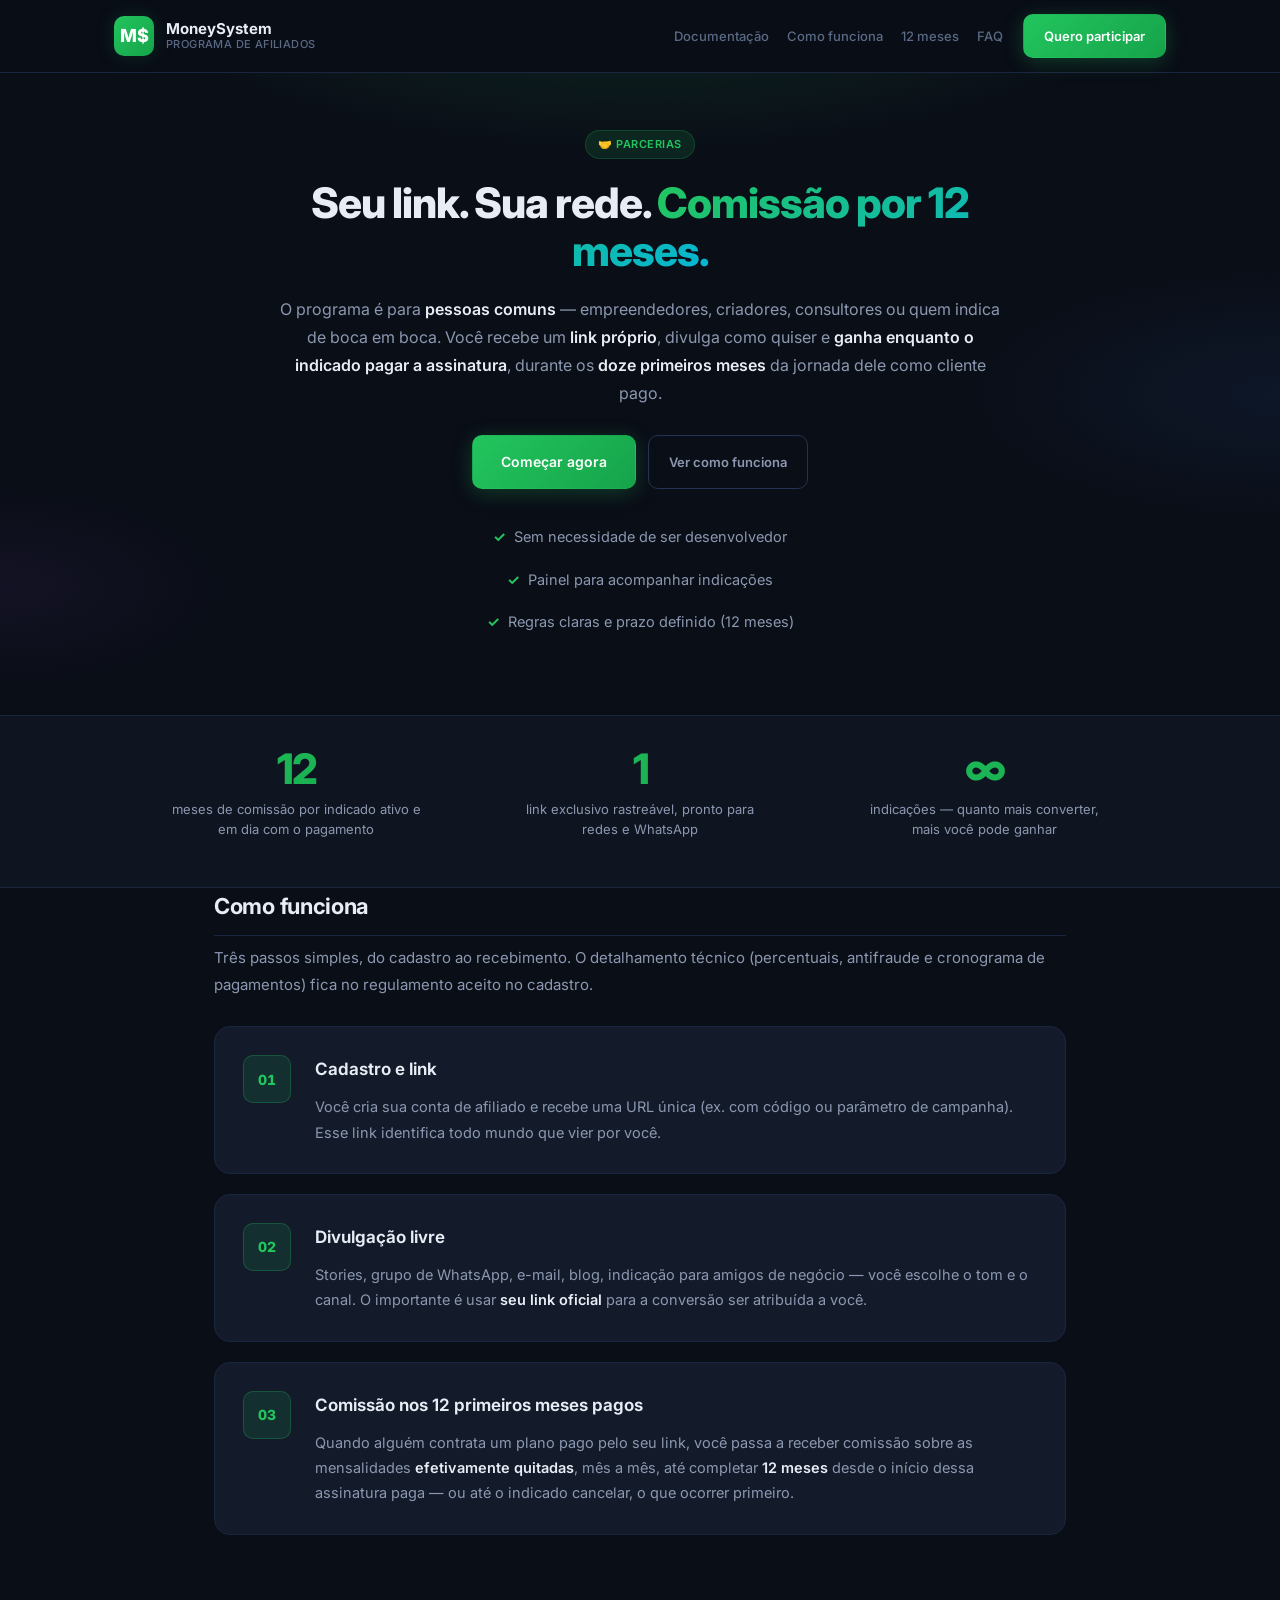
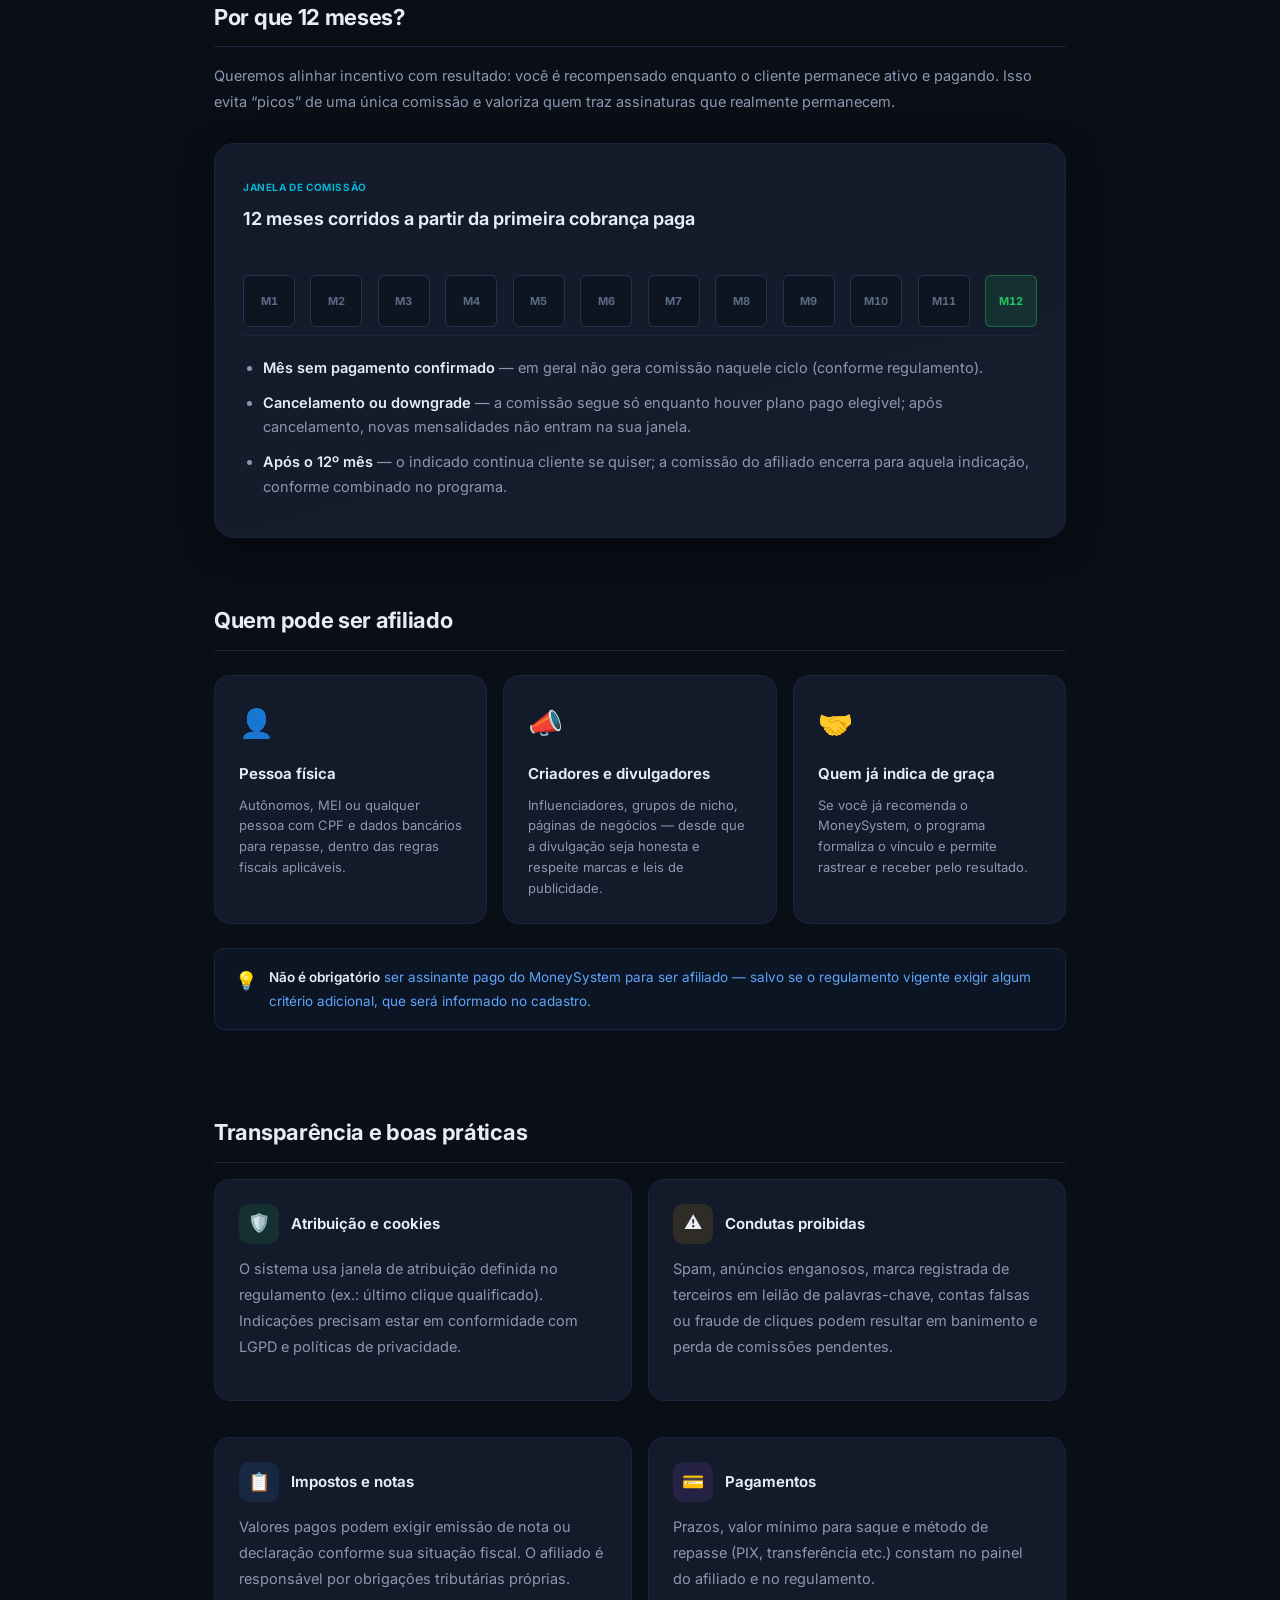
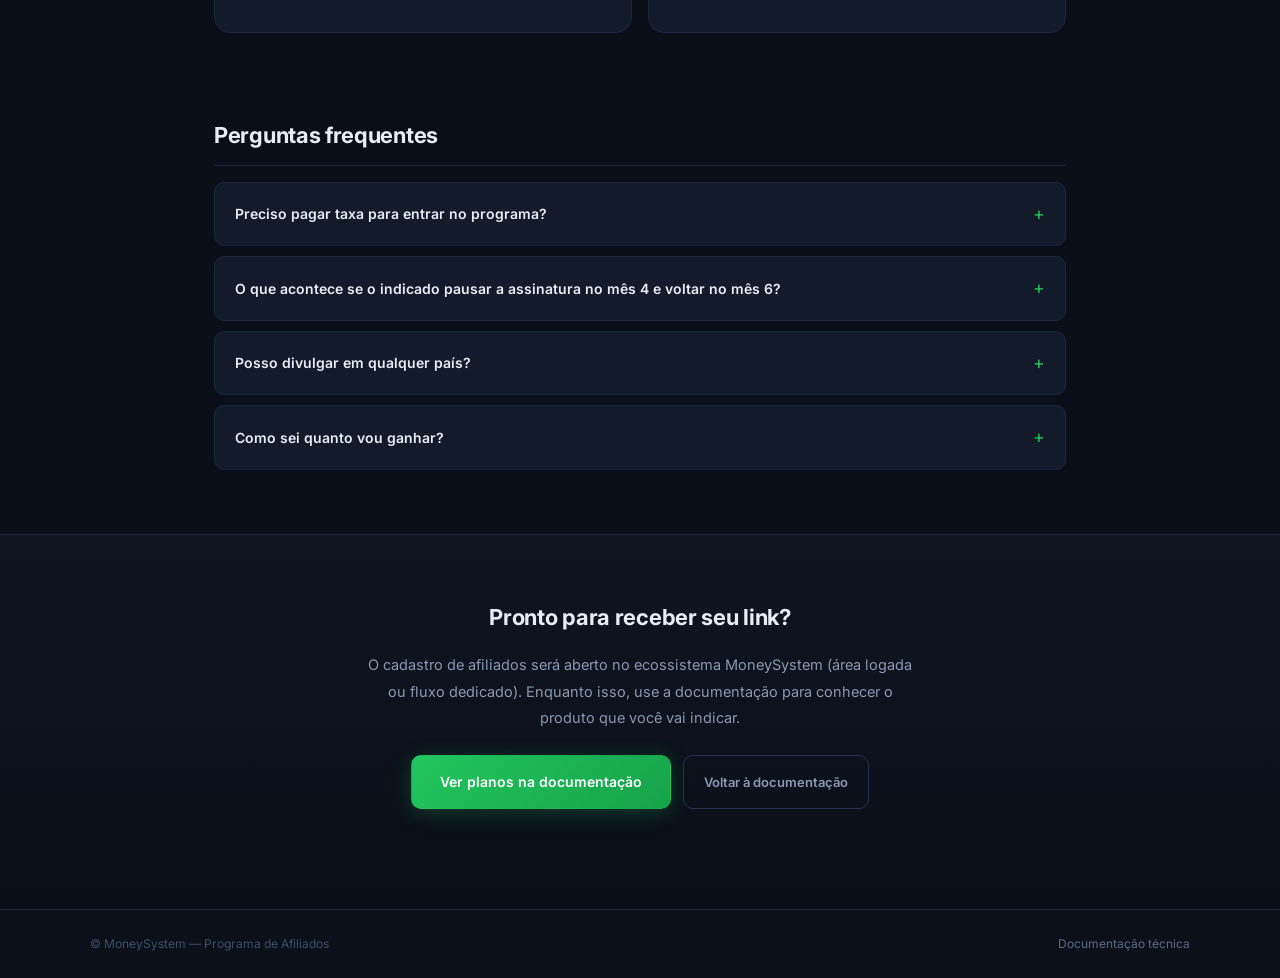
<file: afiliados.html>
<!DOCTYPE html>
<html lang="pt-BR">

<head>
    <meta charset="UTF-8">
    <meta name="viewport" content="width=device-width, initial-scale=1.0">
    <title>Programa de Afiliados — MoneySystem</title>
    <meta name="description"
        content="Indique o MoneySystem com seu link exclusivo e receba comissão nos 12 primeiros meses de assinatura paga de cada indicado.">
    <link rel="stylesheet" href="css/styles.css">
</head>

<body class="page-afiliados">
    <header class="aff-header">
        <div class="aff-header-inner">
            <a href="index.html" class="aff-brand" aria-label="MoneySystem — Documentação">
                <span class="aff-brand-icon">M$</span>
                <span class="aff-brand-text">
                    <strong>MoneySystem</strong>
                    <small>Programa de Afiliados</small>
                </span>
            </a>
            <nav class="aff-header-nav">
                <a href="index.html">Documentação</a>
                <a href="#como-funciona">Como funciona</a>
                <a href="#doze-meses">12 meses</a>
                <a href="#faq">FAQ</a>
            </nav>
            <a href="#cadastro" class="aff-btn aff-btn-primary">Quero participar</a>
        </div>
    </header>

    <main>
        <section class="aff-hero">
            <div class="aff-hero-bg" aria-hidden="true"></div>
            <div class="aff-hero-inner content">
                <div class="section-badge green">🤝 Parcerias</div>
                <h1 class="aff-hero-title">Seu link. Sua rede. <span class="aff-hero-accent">Comissão por 12
                        meses.</span></h1>
                <p class="aff-hero-lead">O programa é para <strong>pessoas comuns</strong> — empreendedores, criadores,
                    consultores ou quem indica de boca em boca. Você recebe um <strong>link próprio</strong>, divulga
                    como quiser e <strong>ganha enquanto o indicado pagar a assinatura</strong>, durante os
                    <strong>doze primeiros meses</strong> da jornada dele como cliente pago.</p>
                <div class="aff-hero-cta">
                    <a href="#cadastro" class="aff-btn aff-btn-primary aff-btn-lg">Começar agora</a>
                    <a href="#como-funciona" class="aff-btn aff-btn-ghost">Ver como funciona</a>
                </div>
                <ul class="aff-trust-strip">
                    <li><span class="aff-trust-icon">✓</span> Sem necessidade de ser desenvolvedor</li>
                    <li><span class="aff-trust-icon">✓</span> Painel para acompanhar indicações</li>
                    <li><span class="aff-trust-icon">✓</span> Regras claras e prazo definido (12 meses)</li>
                </ul>
            </div>
        </section>

        <section class="aff-section aff-metrics" aria-label="Resumo do programa">
            <div class="aff-metrics-inner">
                <div class="aff-metric">
                    <span class="aff-metric-value">12</span>
                    <span class="aff-metric-label">meses de comissão por indicado ativo e em dia com o pagamento</span>
                </div>
                <div class="aff-metric">
                    <span class="aff-metric-value">1</span>
                    <span class="aff-metric-label">link exclusivo rastreável, pronto para redes e WhatsApp</span>
                </div>
                <div class="aff-metric">
                    <span class="aff-metric-value">∞</span>
                    <span class="aff-metric-label">indicações — quanto mais converter, mais você pode ganhar</span>
                </div>
            </div>
        </section>

        <section id="como-funciona" class="aff-section content">
            <h2>Como funciona</h2>
            <p class="aff-section-intro">Três passos simples, do cadastro ao recebimento. O detalhamento técnico
                (percentuais, antifraude e cronograma de pagamentos) fica no regulamento aceito no cadastro.</p>
            <div class="aff-steps">
                <article class="aff-step">
                    <div class="aff-step-num">01</div>
                    <div class="aff-step-body">
                        <h3>Cadastro e link</h3>
                        <p>Você cria sua conta de afiliado e recebe uma URL única (ex. com código ou parâmetro de
                            campanha). Esse link identifica todo mundo que vier por você.</p>
                    </div>
                </article>
                <article class="aff-step">
                    <div class="aff-step-num">02</div>
                    <div class="aff-step-body">
                        <h3>Divulgação livre</h3>
                        <p>Stories, grupo de WhatsApp, e-mail, blog, indicação para amigos de negócio — você escolhe o
                            tom e o canal. O importante é usar <strong>seu link oficial</strong> para a conversão ser
                            atribuída a você.</p>
                    </div>
                </article>
                <article class="aff-step">
                    <div class="aff-step-num">03</div>
                    <div class="aff-step-body">
                        <h3>Comissão nos 12 primeiros meses pagos</h3>
                        <p>Quando alguém contrata um plano pago pelo seu link, você passa a receber comissão sobre as
                            mensalidades <strong>efetivamente quitadas</strong>, mês a mês, até completar
                            <strong>12 meses</strong> desde o início dessa assinatura paga — ou até o indicado
                            cancelar, o que ocorrer primeiro.</p>
                    </div>
                </article>
            </div>
        </section>

        <section id="doze-meses" class="aff-section aff-timeline-wrap content">
            <h2>Por que 12 meses?</h2>
            <p>Queremos alinhar incentivo com resultado: você é recompensado enquanto o cliente permanece ativo e
                pagando. Isso evita “picos” de uma única comissão e valoriza quem traz assinaturas que realmente
                permanecem.</p>
            <div class="aff-timeline-card">
                <div class="aff-timeline-header">
                    <span class="aff-timeline-badge">Janela de comissão</span>
                    <h3>12 meses corridos a partir da primeira cobrança paga</h3>
                </div>
                <div class="aff-timeline-track" role="list" aria-label="Meses de comissão">
                    <span class="aff-timeline-node" role="listitem"><abbr title="Mês 1">M1</abbr></span>
                    <span class="aff-timeline-node" role="listitem"><abbr title="Mês 2">M2</abbr></span>
                    <span class="aff-timeline-node" role="listitem"><abbr title="Mês 3">M3</abbr></span>
                    <span class="aff-timeline-node" role="listitem"><abbr title="Mês 4">M4</abbr></span>
                    <span class="aff-timeline-node" role="listitem"><abbr title="Mês 5">M5</abbr></span>
                    <span class="aff-timeline-node" role="listitem"><abbr title="Mês 6">M6</abbr></span>
                    <span class="aff-timeline-node" role="listitem"><abbr title="Mês 7">M7</abbr></span>
                    <span class="aff-timeline-node" role="listitem"><abbr title="Mês 8">M8</abbr></span>
                    <span class="aff-timeline-node" role="listitem"><abbr title="Mês 9">M9</abbr></span>
                    <span class="aff-timeline-node" role="listitem"><abbr title="Mês 10">M10</abbr></span>
                    <span class="aff-timeline-node" role="listitem"><abbr title="Mês 11">M11</abbr></span>
                    <span class="aff-timeline-node aff-timeline-node-end" role="listitem"><abbr
                            title="Mês 12 — último mês elegível">M12</abbr></span>
                </div>
                <ul class="aff-timeline-notes">
                    <li><strong>Mês sem pagamento confirmado</strong> — em geral não gera comissão naquele ciclo
                        (conforme regulamento).</li>
                    <li><strong>Cancelamento ou downgrade</strong> — a comissão segue só enquanto houver plano pago
                        elegível; após cancelamento, novas mensalidades não entram na sua janela.</li>
                    <li><strong>Após o 12º mês</strong> — o indicado continua cliente se quiser; a comissão do
                        afiliado encerra para aquela indicação, conforme combinado no programa.</li>
                </ul>
            </div>
        </section>

        <section class="aff-section content">
            <h2>Quem pode ser afiliado</h2>
            <div class="feature-grid">
                <div class="feature-card">
                    <div class="feature-icon">👤</div>
                    <h3>Pessoa física</h3>
                    <p>Autônomos, MEI ou qualquer pessoa com CPF e dados bancários para repasse, dentro das regras
                        fiscais aplicáveis.</p>
                </div>
                <div class="feature-card">
                    <div class="feature-icon">📣</div>
                    <h3>Criadores e divulgadores</h3>
                    <p>Influenciadores, grupos de nicho, páginas de negócios — desde que a divulgação seja honesta e
                        respeite marcas e leis de publicidade.</p>
                </div>
                <div class="feature-card">
                    <div class="feature-icon">🤝</div>
                    <h3>Quem já indica de graça</h3>
                    <p>Se você já recomenda o MoneySystem, o programa formaliza o vínculo e permite rastrear e receber
                        pelo resultado.</p>
                </div>
            </div>
            <div class="alert-box info">
                <span class="alert-icon">💡</span>
                <p><strong>Não é obrigatório</strong> ser assinante pago do MoneySystem para ser afiliado — salvo se o
                    regulamento vigente exigir algum critério adicional, que será informado no cadastro.</p>
            </div>
        </section>

        <section class="aff-section content">
            <h2>Transparência e boas práticas</h2>
            <div class="aff-two-col">
                <div class="info-card">
                    <div class="card-header">
                        <div class="card-icon green">🛡️</div>
                        <div class="card-title">Atribuição e cookies</div>
                    </div>
                    <div class="card-body">
                        <p>O sistema usa janela de atribuição definida no regulamento (ex.: último clique qualificado).
                            Indicações precisam estar em conformidade com LGPD e políticas de privacidade.</p>
                    </div>
                </div>
                <div class="info-card">
                    <div class="card-header">
                        <div class="card-icon orange">⚠️</div>
                        <div class="card-title">Condutas proibidas</div>
                    </div>
                    <div class="card-body">
                        <p>Spam, anúncios enganosos, marca registrada de terceiros em leilão de palavras-chave,
                            contas falsas ou fraude de cliques podem resultar em banimento e perda de comissões
                            pendentes.</p>
                    </div>
                </div>
                <div class="info-card">
                    <div class="card-header">
                        <div class="card-icon blue">📋</div>
                        <div class="card-title">Impostos e notas</div>
                    </div>
                    <div class="card-body">
                        <p>Valores pagos podem exigir emissão de nota ou declaração conforme sua situação fiscal. O
                            afiliado é responsável por obrigações tributárias próprias.</p>
                    </div>
                </div>
                <div class="info-card">
                    <div class="card-header">
                        <div class="card-icon purple">💳</div>
                        <div class="card-title">Pagamentos</div>
                    </div>
                    <div class="card-body">
                        <p>Prazos, valor mínimo para saque e método de repasse (PIX, transferência etc.) constam no
                            painel do afiliado e no regulamento.</p>
                    </div>
                </div>
            </div>
        </section>

        <section id="faq" class="aff-section content">
            <h2>Perguntas frequentes</h2>
            <div class="aff-faq">
                <details class="aff-faq-item">
                    <summary>Preciso pagar taxa para entrar no programa?</summary>
                    <p>Não. O cadastro como afiliado não deve exigir taxa de adesão; apenas aceite de termos e
                        políticas. Qualquer mudança será comunicada com antecedência.</p>
                </details>
                <details class="aff-faq-item">
                    <summary>O que acontece se o indicado pausar a assinatura no mês 4 e voltar no mês 6?</summary>
                    <p>O comportamento exato (se a contagem dos 12 meses “congela” ou se meses sem pagamento não
                        contam) está no regulamento. Em geral, comissão está atrelada a <strong>mensalidades pagas e
                            confirmadas</strong> dentro da janela de 12 meses desde o início da assinatura paga.</p>
                </details>
                <details class="aff-faq-item">
                    <summary>Posso divulgar em qualquer país?</summary>
                    <p>O programa pode ter restrições geográficas ou de idioma conforme disponibilidade do produto.
                        Consulte os termos vigentes no momento do cadastro.</p>
                </details>
                <details class="aff-faq-item">
                    <summary>Como sei quanto vou ganhar?</summary>
                    <p>O percentual ou valor por plano, upgrades e eventuais promoções são exibidos no painel do
                        afiliado e no regulamento. Não prometemos valores fixos nesta página institucional porque
                        podem evoluir com o tempo.</p>
                </details>
            </div>
        </section>

        <section id="cadastro" class="aff-section aff-cta-block">
            <div class="aff-cta-inner content">
                <h2>Pronto para receber seu link?</h2>
                <p>O cadastro de afiliados será aberto no ecossistema MoneySystem (área logada ou fluxo dedicado).
                    Enquanto isso, use a documentação para conhecer o produto que você vai indicar.</p>
                <div class="aff-hero-cta">
                    <a href="index.html#planos" class="aff-btn aff-btn-primary aff-btn-lg">Ver planos na
                        documentação</a>
                    <a href="index.html" class="aff-btn aff-btn-ghost">Voltar à documentação</a>
                </div>
            </div>
        </section>
    </main>

    <footer class="aff-footer">
        <div class="aff-footer-inner">
            <span>© MoneySystem — Programa de Afiliados</span>
            <a href="index.html">Documentação técnica</a>
        </div>
    </footer>
</body>

</html>
</file>
<file: css/styles.css>
/* ═══════════════════════════════════════════════════════════════
   MoneySystem — Documentação de Desenvolvimento
   Tema escuro inspirado no dashboard MoneySystem
   ═══════════════════════════════════════════════════════════════ */

@import url('https://fonts.googleapis.com/css2?family=Inter:wght@300;400;500;600;700;800;900&family=JetBrains+Mono:wght@400;500;600&display=swap');

/* ─── Variáveis ─── */
:root {
  --bg-primary: #0a0e17;
  --bg-secondary: #0f1520;
  --bg-tertiary: #151d2d;
  --bg-card: #131b2a;
  --bg-card-hover: #192236;
  --bg-sidebar: #0c1119;
  --bg-code: #0d1420;

  --border-primary: #1a2540;
  --border-secondary: #243352;
  --border-accent: #2563eb33;

  --text-primary: #e8edf5;
  --text-secondary: #8b98b0;
  --text-tertiary: #5a6a85;
  --text-muted: #3d4f6a;

  --accent-blue: #3b82f6;
  --accent-blue-light: #60a5fa;
  --accent-blue-dim: #2563eb;
  --accent-green: #22c55e;
  --accent-green-dim: #16a34a;
  --accent-purple: #a855f7;
  --accent-purple-dim: #9333ea;
  --accent-orange: #f59e0b;
  --accent-orange-dim: #d97706;
  --accent-red: #ef4444;
  --accent-red-dim: #dc2626;
  --accent-cyan: #06b6d4;
  --accent-pink: #ec4899;

  --gradient-blue: linear-gradient(135deg, #3b82f6, #2563eb);
  --gradient-green: linear-gradient(135deg, #22c55e, #16a34a);
  --gradient-purple: linear-gradient(135deg, #a855f7, #7c3aed);
  --gradient-orange: linear-gradient(135deg, #f59e0b, #ea580c);

  --sidebar-width: 300px;
  --header-height: 64px;
  --radius-sm: 6px;
  --radius-md: 10px;
  --radius-lg: 16px;
  --radius-xl: 20px;

  --shadow-sm: 0 1px 3px rgba(0, 0, 0, 0.4);
  --shadow-md: 0 4px 16px rgba(0, 0, 0, 0.4);
  --shadow-lg: 0 8px 32px rgba(0, 0, 0, 0.5);
  --shadow-glow-blue: 0 0 20px rgba(59, 130, 246, 0.15);
  --shadow-glow-green: 0 0 20px rgba(34, 197, 94, 0.15);

  --transition-fast: 150ms ease;
  --transition-normal: 250ms ease;
  --transition-slow: 400ms cubic-bezier(0.16, 1, 0.3, 1);
}

/* ─── Reset ─── */
*, *::before, *::after {
  margin: 0;
  padding: 0;
  box-sizing: border-box;
}

html {
  scroll-behavior: smooth;
  font-size: 16px;
}

body {
  font-family: 'Inter', -apple-system, BlinkMacSystemFont, sans-serif;
  background: var(--bg-primary);
  color: var(--text-primary);
  line-height: 1.7;
  overflow: hidden;
  height: 100vh;
}

a {
  color: var(--accent-blue-light);
  text-decoration: none;
  transition: color var(--transition-fast);
}

a:hover {
  color: var(--accent-blue);
  text-decoration: underline;
}

img {
  max-width: 100%;
  border-radius: var(--radius-md);
}

code {
  font-family: 'JetBrains Mono', 'Fira Code', monospace;
}

::selection {
  background: var(--accent-blue);
  color: #fff;
}

::-webkit-scrollbar {
  width: 6px;
  height: 6px;
}
::-webkit-scrollbar-track {
  background: transparent;
}
::-webkit-scrollbar-thumb {
  background: var(--border-secondary);
  border-radius: 10px;
}
::-webkit-scrollbar-thumb:hover {
  background: var(--text-tertiary);
}

/* ─── Layout Principal ─── */
.app-layout {
  display: flex;
  height: 100vh;
  width: 100%;
}

/* ═══════════════════════════════════════════
   SIDEBAR
   ═══════════════════════════════════════════ */
.sidebar {
  width: var(--sidebar-width);
  min-width: var(--sidebar-width);
  height: 100vh;
  background: var(--bg-sidebar);
  border-right: 1px solid var(--border-primary);
  display: flex;
  flex-direction: column;
  position: fixed;
  left: 0;
  top: 0;
  z-index: 100;
  transition: transform var(--transition-slow);
}

.sidebar-header {
  padding: 20px 24px;
  border-bottom: 1px solid var(--border-primary);
  flex-shrink: 0;
}

.sidebar-logo {
  display: flex;
  align-items: center;
  gap: 12px;
}

.sidebar-logo .logo-icon {
  width: 40px;
  height: 40px;
  border-radius: var(--radius-md);
  background: var(--gradient-blue);
  display: flex;
  align-items: center;
  justify-content: center;
  font-size: 18px;
  font-weight: 800;
  color: #fff;
  box-shadow: var(--shadow-glow-blue);
}

.sidebar-logo .logo-text {
  display: flex;
  flex-direction: column;
}

.sidebar-logo .logo-text h1 {
  font-size: 16px;
  font-weight: 700;
  color: var(--text-primary);
  letter-spacing: -0.3px;
  line-height: 1.2;
}

.sidebar-logo .logo-text span {
  font-size: 11px;
  color: var(--text-tertiary);
  font-weight: 500;
  text-transform: uppercase;
  letter-spacing: 0.5px;
}

/* Search */
.sidebar-search {
  padding: 16px 20px;
  flex-shrink: 0;
}

.sidebar-search .search-input-wrapper {
  position: relative;
  display: flex;
  align-items: center;
}

.sidebar-search input {
  width: 100%;
  padding: 10px 14px 10px 38px;
  background: var(--bg-tertiary);
  border: 1px solid var(--border-primary);
  border-radius: var(--radius-md);
  color: var(--text-primary);
  font-size: 13px;
  font-family: 'Inter', sans-serif;
  outline: none;
  transition: all var(--transition-fast);
}

.sidebar-search input::placeholder {
  color: var(--text-muted);
}

.sidebar-search input:focus {
  border-color: var(--accent-blue);
  box-shadow: 0 0 0 3px rgba(59, 130, 246, 0.12);
}

.sidebar-search .search-icon {
  position: absolute;
  left: 12px;
  color: var(--text-muted);
  font-size: 14px;
  pointer-events: none;
}

.sidebar-search .search-shortcut {
  position: absolute;
  right: 10px;
  font-size: 10px;
  padding: 2px 6px;
  background: var(--bg-secondary);
  border: 1px solid var(--border-primary);
  border-radius: 4px;
  color: var(--text-muted);
  font-family: 'Inter', sans-serif;
  pointer-events: none;
}

/* Navigation */
.sidebar-nav {
  flex: 1;
  overflow-y: auto;
  padding: 8px 12px 24px;
}

.nav-category {
  margin-bottom: 8px;
}

.nav-category-label {
  display: flex;
  align-items: center;
  justify-content: space-between;
  padding: 8px 12px;
  font-size: 10px;
  font-weight: 700;
  text-transform: uppercase;
  letter-spacing: 1.2px;
  color: var(--text-muted);
  cursor: pointer;
  user-select: none;
  border-radius: var(--radius-sm);
  transition: color var(--transition-fast);
}

.nav-category-label:hover {
  color: var(--text-secondary);
}

.nav-category-label .chevron {
  font-size: 10px;
  transition: transform var(--transition-fast);
  color: var(--text-muted);
}

.nav-category.collapsed .chevron {
  transform: rotate(-90deg);
}

.nav-category.collapsed .nav-items {
  display: none;
}

.nav-items {
  padding: 2px 0;
}

.nav-item {
  display: flex;
  align-items: center;
  gap: 10px;
  padding: 8px 12px 8px 16px;
  font-size: 13px;
  font-weight: 450;
  color: var(--text-secondary);
  border-radius: var(--radius-sm);
  cursor: pointer;
  transition: all var(--transition-fast);
  position: relative;
  user-select: none;
}

.nav-item:hover {
  color: var(--text-primary);
  background: var(--bg-tertiary);
}

.nav-item.active {
  color: var(--accent-blue-light);
  background: rgba(59, 130, 246, 0.08);
  font-weight: 550;
}

.nav-item.active::before {
  content: '';
  position: absolute;
  left: 0;
  top: 50%;
  transform: translateY(-50%);
  width: 3px;
  height: 18px;
  background: var(--accent-blue);
  border-radius: 0 3px 3px 0;
}

.nav-item .nav-icon {
  font-size: 15px;
  width: 20px;
  text-align: center;
  flex-shrink: 0;
  opacity: 0.7;
}

.nav-item.active .nav-icon {
  opacity: 1;
}

.nav-item .nav-badge {
  margin-left: auto;
  font-size: 10px;
  padding: 1px 7px;
  border-radius: 10px;
  background: var(--accent-blue);
  color: #fff;
  font-weight: 600;
}

a.nav-item {
  text-decoration: none;
}

a.nav-item:hover {
  text-decoration: none;
}

/* Sidebar footer */
.sidebar-footer {
  padding: 16px 20px;
  border-top: 1px solid var(--border-primary);
  flex-shrink: 0;
}

.sidebar-version {
  display: flex;
  align-items: center;
  gap: 8px;
  font-size: 11px;
  color: var(--text-muted);
}

.sidebar-version .version-dot {
  width: 6px;
  height: 6px;
  border-radius: 50%;
  background: var(--accent-green);
  animation: pulse 2s infinite;
}

@keyframes pulse {
  0%, 100% { opacity: 1; }
  50% { opacity: 0.4; }
}

/* ═══════════════════════════════════════════
   MAIN CONTENT
   ═══════════════════════════════════════════ */
.main-wrapper {
  margin-left: var(--sidebar-width);
  flex: 1;
  display: flex;
  flex-direction: column;
  height: 100vh;
  min-width: 0;
}

/* Header */
.main-header {
  height: var(--header-height);
  min-height: var(--header-height);
  background: rgba(10, 14, 23, 0.85);
  backdrop-filter: blur(16px);
  -webkit-backdrop-filter: blur(16px);
  border-bottom: 1px solid var(--border-primary);
  display: flex;
  align-items: center;
  justify-content: space-between;
  padding: 0 32px;
  position: sticky;
  top: 0;
  z-index: 50;
}

.header-left {
  display: flex;
  align-items: center;
  gap: 16px;
}

.mobile-menu-btn {
  display: none;
  background: none;
  border: none;
  color: var(--text-secondary);
  font-size: 22px;
  cursor: pointer;
  padding: 4px;
}

.breadcrumb {
  display: flex;
  align-items: center;
  gap: 8px;
  font-size: 13px;
  color: var(--text-tertiary);
}

.breadcrumb .separator {
  color: var(--text-muted);
}

.breadcrumb .current {
  color: var(--text-primary);
  font-weight: 500;
}

.header-right {
  display: flex;
  align-items: center;
  gap: 12px;
}

.header-btn {
  display: flex;
  align-items: center;
  gap: 6px;
  padding: 7px 14px;
  background: var(--bg-tertiary);
  border: 1px solid var(--border-primary);
  border-radius: var(--radius-sm);
  color: var(--text-secondary);
  font-size: 12px;
  font-family: 'Inter', sans-serif;
  cursor: pointer;
  transition: all var(--transition-fast);
  text-decoration: none;
}

.header-btn:hover {
  background: var(--bg-card-hover);
  border-color: var(--border-secondary);
  color: var(--text-primary);
  text-decoration: none;
}

/* Content Area */
.content-area {
  flex: 1;
  overflow-y: auto;
  scroll-behavior: smooth;
}

.content-container {
  max-width: 900px;
  margin: 0 auto;
  padding: 48px 48px 100px;
}

/* ═══════════════════════════════════════════
   CONTENT SECTIONS
   ═══════════════════════════════════════════ */
.doc-section {
  display: none;
  animation: fadeIn 0.35s ease;
}

.doc-section.active {
  display: block;
}

@keyframes fadeIn {
  from { opacity: 0; transform: translateY(12px); }
  to { opacity: 1; transform: translateY(0); }
}

/* Section Header */
.section-hero {
  margin-bottom: 40px;
  padding-bottom: 32px;
  border-bottom: 1px solid var(--border-primary);
}

.section-badge {
  display: inline-flex;
  align-items: center;
  gap: 6px;
  padding: 4px 12px;
  border-radius: 20px;
  font-size: 11px;
  font-weight: 600;
  text-transform: uppercase;
  letter-spacing: 0.5px;
  margin-bottom: 16px;
}

.section-badge.blue {
  background: rgba(59, 130, 246, 0.12);
  color: var(--accent-blue-light);
  border: 1px solid rgba(59, 130, 246, 0.2);
}

.section-badge.green {
  background: rgba(34, 197, 94, 0.12);
  color: var(--accent-green);
  border: 1px solid rgba(34, 197, 94, 0.2);
}

.section-badge.purple {
  background: rgba(168, 85, 247, 0.12);
  color: var(--accent-purple);
  border: 1px solid rgba(168, 85, 247, 0.2);
}

.section-badge.orange {
  background: rgba(245, 158, 11, 0.12);
  color: var(--accent-orange);
  border: 1px solid rgba(245, 158, 11, 0.2);
}

.section-badge.red {
  background: rgba(239, 68, 68, 0.12);
  color: var(--accent-red);
  border: 1px solid rgba(239, 68, 68, 0.2);
}

.section-badge.cyan {
  background: rgba(6, 182, 212, 0.12);
  color: var(--accent-cyan);
  border: 1px solid rgba(6, 182, 212, 0.2);
}

.section-hero h1 {
  font-size: 32px;
  font-weight: 800;
  letter-spacing: -0.8px;
  line-height: 1.2;
  margin-bottom: 12px;
  background: linear-gradient(135deg, var(--text-primary), var(--text-secondary));
  -webkit-background-clip: text;
  -webkit-text-fill-color: transparent;
  background-clip: text;
}

.section-hero .section-desc {
  font-size: 16px;
  color: var(--text-secondary);
  line-height: 1.7;
  max-width: 650px;
}

/* Typography */
.content h2 {
  font-size: 22px;
  font-weight: 700;
  letter-spacing: -0.3px;
  margin: 48px 0 16px;
  padding-bottom: 10px;
  border-bottom: 1px solid var(--border-primary);
  color: var(--text-primary);
}

.content h2:first-child {
  margin-top: 0;
}

.content h3 {
  font-size: 17px;
  font-weight: 650;
  margin: 32px 0 12px;
  color: var(--text-primary);
}

.content h4 {
  font-size: 14px;
  font-weight: 600;
  margin: 24px 0 8px;
  color: var(--text-secondary);
  text-transform: uppercase;
  letter-spacing: 0.5px;
}

.content p {
  margin-bottom: 16px;
  color: var(--text-secondary);
  font-size: 14.5px;
  line-height: 1.8;
}

.content strong {
  color: var(--text-primary);
  font-weight: 600;
}

.content ul, .content ol {
  margin: 0 0 20px 0;
  padding-left: 24px;
}

.content li {
  margin-bottom: 8px;
  color: var(--text-secondary);
  font-size: 14.5px;
  line-height: 1.7;
}

.content li strong {
  color: var(--text-primary);
}

/* ─── Info Cards ─── */
.info-card {
  background: var(--bg-card);
  border: 1px solid var(--border-primary);
  border-radius: var(--radius-lg);
  padding: 24px;
  margin-bottom: 20px;
  transition: all var(--transition-normal);
}

.info-card:hover {
  border-color: var(--border-secondary);
  box-shadow: var(--shadow-md);
}

.info-card .card-header {
  display: flex;
  align-items: center;
  gap: 12px;
  margin-bottom: 12px;
}

.info-card .card-icon {
  width: 40px;
  height: 40px;
  border-radius: var(--radius-md);
  display: flex;
  align-items: center;
  justify-content: center;
  font-size: 18px;
  flex-shrink: 0;
}

.info-card .card-icon.blue { background: rgba(59, 130, 246, 0.12); }
.info-card .card-icon.green { background: rgba(34, 197, 94, 0.12); }
.info-card .card-icon.purple { background: rgba(168, 85, 247, 0.12); }
.info-card .card-icon.orange { background: rgba(245, 158, 11, 0.12); }
.info-card .card-icon.red { background: rgba(239, 68, 68, 0.12); }
.info-card .card-icon.cyan { background: rgba(6, 182, 212, 0.12); }

.info-card .card-title {
  font-size: 15px;
  font-weight: 650;
  color: var(--text-primary);
}

.info-card .card-body {
  color: var(--text-secondary);
  font-size: 14px;
  line-height: 1.7;
}

/* ─── Feature Grid ─── */
.feature-grid {
  display: grid;
  grid-template-columns: repeat(auto-fit, minmax(250px, 1fr));
  gap: 16px;
  margin: 24px 0;
}

.feature-card {
  background: var(--bg-card);
  border: 1px solid var(--border-primary);
  border-radius: var(--radius-lg);
  padding: 24px;
  transition: all var(--transition-normal);
  position: relative;
  overflow: hidden;
}

.feature-card::before {
  content: '';
  position: absolute;
  top: 0;
  left: 0;
  right: 0;
  height: 3px;
  background: var(--gradient-blue);
  opacity: 0;
  transition: opacity var(--transition-normal);
}

.feature-card:hover {
  border-color: var(--border-secondary);
  transform: translateY(-2px);
  box-shadow: var(--shadow-lg);
}

.feature-card:hover::before {
  opacity: 1;
}

.feature-card .feature-icon {
  font-size: 28px;
  margin-bottom: 14px;
}

.feature-card h3 {
  font-size: 15px;
  font-weight: 650;
  margin: 0 0 8px;
  color: var(--text-primary);
}

.feature-card p {
  font-size: 13px;
  color: var(--text-secondary);
  line-height: 1.6;
  margin: 0;
}

/* ─── Alert Boxes ─── */
.alert-box {
  border-radius: var(--radius-md);
  padding: 16px 20px;
  margin: 20px 0;
  font-size: 13.5px;
  line-height: 1.7;
  display: flex;
  gap: 12px;
  align-items: flex-start;
}

.alert-box .alert-icon {
  font-size: 18px;
  flex-shrink: 0;
  margin-top: 1px;
}

.alert-box.info {
  background: rgba(59, 130, 246, 0.06);
  border: 1px solid rgba(59, 130, 246, 0.15);
  color: var(--accent-blue-light);
}

.alert-box.warning {
  background: rgba(245, 158, 11, 0.06);
  border: 1px solid rgba(245, 158, 11, 0.15);
  color: var(--accent-orange);
}

.alert-box.danger {
  background: rgba(239, 68, 68, 0.06);
  border: 1px solid rgba(239, 68, 68, 0.15);
  color: var(--accent-red);
}

.alert-box.success {
  background: rgba(34, 197, 94, 0.06);
  border: 1px solid rgba(34, 197, 94, 0.15);
  color: var(--accent-green);
}

.alert-box p {
  margin: 0;
  color: inherit;
  font-size: inherit;
}

/* ─── Code Blocks ─── */
.code-block {
  background: var(--bg-code);
  border: 1px solid var(--border-primary);
  border-radius: var(--radius-md);
  margin: 20px 0;
  overflow: hidden;
}

.code-block-header {
  display: flex;
  align-items: center;
  justify-content: space-between;
  padding: 10px 16px;
  background: rgba(255, 255, 255, 0.02);
  border-bottom: 1px solid var(--border-primary);
}

.code-block-header .code-lang {
  font-size: 11px;
  font-weight: 600;
  text-transform: uppercase;
  letter-spacing: 0.5px;
  color: var(--text-muted);
}

.code-block-header .code-copy {
  background: none;
  border: none;
  color: var(--text-muted);
  font-size: 12px;
  cursor: pointer;
  padding: 2px 8px;
  border-radius: 4px;
  font-family: 'Inter', sans-serif;
  transition: all var(--transition-fast);
}

.code-block-header .code-copy:hover {
  color: var(--text-secondary);
  background: rgba(255, 255, 255, 0.04);
}

.code-block pre {
  padding: 16px 20px;
  overflow-x: auto;
  font-size: 13px;
  line-height: 1.6;
}

.code-block code {
  color: var(--text-secondary);
}

.code-block .keyword { color: var(--accent-purple); }
.code-block .string { color: var(--accent-green); }
.code-block .comment { color: var(--text-muted); font-style: italic; }
.code-block .function { color: var(--accent-blue-light); }
.code-block .number { color: var(--accent-orange); }
.code-block .method { color: #e5c07b; }

code.inline {
  background: var(--bg-tertiary);
  border: 1px solid var(--border-primary);
  padding: 2px 7px;
  border-radius: 5px;
  font-size: 12.5px;
  color: var(--accent-blue-light);
}

/* ─── Tables ─── */
.table-wrapper {
  overflow-x: auto;
  margin: 24px 0;
  border-radius: var(--radius-lg);
  border: 1px solid var(--border-primary);
}

table {
  width: 100%;
  border-collapse: collapse;
  font-size: 13.5px;
}

thead {
  background: var(--bg-tertiary);
}

th {
  padding: 14px 18px;
  text-align: left;
  font-weight: 650;
  color: var(--text-primary);
  border-bottom: 1px solid var(--border-primary);
  font-size: 12px;
  text-transform: uppercase;
  letter-spacing: 0.5px;
  white-space: nowrap;
}

td {
  padding: 14px 18px;
  color: var(--text-secondary);
  border-bottom: 1px solid var(--border-primary);
  vertical-align: top;
}

tr:last-child td {
  border-bottom: none;
}

tbody tr {
  transition: background var(--transition-fast);
}

tbody tr:hover {
  background: var(--bg-card-hover);
}

td .check {
  color: var(--accent-green);
  font-weight: 700;
  font-size: 16px;
}

td .cross {
  color: var(--text-muted);
  font-size: 16px;
}

/* Highlighted plan column */
th.highlight, td.highlight {
  background: rgba(59, 130, 246, 0.05);
}

/* ─── Plans Grid ─── */
.plans-grid {
  display: grid;
  grid-template-columns: repeat(auto-fit, minmax(200px, 1fr));
  gap: 16px;
  margin: 32px 0;
}

.plan-card {
  background: var(--bg-card);
  border: 1px solid var(--border-primary);
  border-radius: var(--radius-xl);
  padding: 28px 24px;
  text-align: center;
  position: relative;
  overflow: hidden;
  transition: all var(--transition-normal);
}

.plan-card:hover {
  transform: translateY(-4px);
  box-shadow: var(--shadow-lg);
}

.plan-card.featured {
  border-color: var(--accent-blue);
  box-shadow: var(--shadow-glow-blue);
}

.plan-card.featured .plan-popular {
  position: absolute;
  top: 12px;
  right: -28px;
  background: var(--gradient-blue);
  color: #fff;
  font-size: 10px;
  font-weight: 700;
  padding: 4px 36px;
  transform: rotate(45deg);
  text-transform: uppercase;
  letter-spacing: 0.5px;
}

.plan-card .plan-name {
  font-size: 15px;
  font-weight: 700;
  color: var(--text-primary);
  margin-bottom: 4px;
}

.plan-card .plan-price-stack {
  display: flex;
  flex-direction: column;
  align-items: center;
  gap: 4px;
  margin: 10px 0 4px;
}

.plan-card .plan-price-stack .plan-price {
  margin: 0;
}

.plan-card .plan-price-stack .plan-price.plan-price-primary {
  font-size: 28px;
  font-weight: 800;
  color: var(--text-primary);
  letter-spacing: -1px;
}

.plan-card .plan-price-alt {
  font-size: 13px;
  font-weight: 650;
  color: var(--text-secondary);
  letter-spacing: -0.2px;
  line-height: 1.3;
}

.plan-card .plan-price-alt span {
  font-size: 11px;
  font-weight: 500;
  color: var(--text-muted);
}

.plan-card .plan-price {
  font-size: 32px;
  font-weight: 800;
  color: var(--text-primary);
  margin: 12px 0 4px;
  letter-spacing: -1px;
}

.plan-card .plan-price span {
  font-size: 14px;
  font-weight: 500;
  color: var(--text-tertiary);
}

.plan-card .plan-period {
  font-size: 12px;
  color: var(--text-muted);
  margin-bottom: 20px;
}

.plan-card .plan-features {
  list-style: none;
  padding: 0;
  margin: 0;
  text-align: left;
}

.plan-card .plan-features li {
  padding: 6px 0;
  font-size: 13px;
  color: var(--text-secondary);
  display: flex;
  align-items: flex-start;
  gap: 8px;
}

.plan-card .plan-features li::before {
  content: '✓';
  color: var(--accent-green);
  font-weight: 700;
  flex-shrink: 0;
}

.plan-card .plan-features li.disabled {
  color: var(--text-muted);
}

.plan-card .plan-features li.disabled::before {
  content: '✗';
  color: var(--text-muted);
}

/* ─── Endpoint Cards ─── */
.endpoint {
  background: var(--bg-card);
  border: 1px solid var(--border-primary);
  border-radius: var(--radius-lg);
  margin: 16px 0;
  overflow: hidden;
}

.endpoint-header {
  display: flex;
  align-items: center;
  gap: 12px;
  padding: 14px 20px;
  border-bottom: 1px solid var(--border-primary);
  cursor: pointer;
  transition: background var(--transition-fast);
}

.endpoint-header:hover {
  background: var(--bg-card-hover);
}

.endpoint-method {
  padding: 3px 10px;
  border-radius: 4px;
  font-size: 11px;
  font-weight: 700;
  font-family: 'JetBrains Mono', monospace;
  text-transform: uppercase;
  letter-spacing: 0.5px;
}

.endpoint-method.get {
  background: rgba(34, 197, 94, 0.12);
  color: var(--accent-green);
}

.endpoint-method.post {
  background: rgba(59, 130, 246, 0.12);
  color: var(--accent-blue-light);
}

.endpoint-method.put {
  background: rgba(245, 158, 11, 0.12);
  color: var(--accent-orange);
}

.endpoint-method.delete {
  background: rgba(239, 68, 68, 0.12);
  color: var(--accent-red);
}

.endpoint-path {
  font-family: 'JetBrains Mono', monospace;
  font-size: 13px;
  color: var(--text-primary);
  font-weight: 500;
}

.endpoint-desc {
  margin-left: auto;
  font-size: 12px;
  color: var(--text-tertiary);
}

.endpoint-body {
  padding: 20px;
  display: none;
}

.endpoint.open .endpoint-body {
  display: block;
}

/* ─── Step Timeline ─── */
.timeline {
  margin: 24px 0;
  position: relative;
}

.timeline::before {
  content: '';
  position: absolute;
  left: 19px;
  top: 24px;
  bottom: 24px;
  width: 2px;
  background: var(--border-primary);
}

.timeline-step {
  display: flex;
  gap: 20px;
  padding: 16px 0;
  position: relative;
}

.timeline-step .step-number {
  width: 40px;
  height: 40px;
  border-radius: 50%;
  background: var(--bg-tertiary);
  border: 2px solid var(--border-secondary);
  display: flex;
  align-items: center;
  justify-content: center;
  font-size: 14px;
  font-weight: 700;
  color: var(--text-secondary);
  flex-shrink: 0;
  z-index: 1;
}

.timeline-step .step-content h3 {
  font-size: 15px;
  font-weight: 650;
  margin: 0 0 6px;
  color: var(--text-primary);
}

.timeline-step .step-content p {
  font-size: 13.5px;
  margin: 0;
}

/* ─── Tags ─── */
.tag {
  display: inline-flex;
  align-items: center;
  padding: 3px 10px;
  border-radius: 12px;
  font-size: 11px;
  font-weight: 600;
  margin: 2px;
}

.tag.blue { background: rgba(59, 130, 246, 0.12); color: var(--accent-blue-light); }
.tag.green { background: rgba(34, 197, 94, 0.12); color: var(--accent-green); }
.tag.purple { background: rgba(168, 85, 247, 0.12); color: var(--accent-purple); }
.tag.orange { background: rgba(245, 158, 11, 0.12); color: var(--accent-orange); }
.tag.red { background: rgba(239, 68, 68, 0.12); color: var(--accent-red); }

/* ─── Stats Row ─── */
.stats-row {
  display: grid;
  grid-template-columns: repeat(auto-fit, minmax(160px, 1fr));
  gap: 16px;
  margin: 24px 0;
}

.stat-card {
  background: var(--bg-card);
  border: 1px solid var(--border-primary);
  border-radius: var(--radius-lg);
  padding: 20px;
  text-align: center;
}

.stat-card .stat-value {
  font-size: 28px;
  font-weight: 800;
  color: var(--text-primary);
  letter-spacing: -0.5px;
}

.stat-card .stat-label {
  font-size: 12px;
  color: var(--text-tertiary);
  margin-top: 4px;
  font-weight: 500;
  text-transform: uppercase;
  letter-spacing: 0.5px;
}

/* ─── Screenshot ─── */
.screenshot-preview-link {
  display: block;
  text-decoration: none;
  color: inherit;
}

.screenshot-preview-link:hover .screenshot-caption {
  color: var(--accent-blue);
}

.screenshot-wrapper {
  margin: 32px 0;
  border-radius: var(--radius-xl);
  overflow: hidden;
  border: 1px solid var(--border-primary);
  box-shadow: var(--shadow-lg);
  position: relative;
}

.screenshot-wrapper::before {
  content: '';
  position: absolute;
  inset: 0;
  border-radius: var(--radius-xl);
  pointer-events: none;
  box-shadow: inset 0 0 60px rgba(0, 0, 0, 0.3);
  z-index: 1;
}

.screenshot-wrapper img {
  display: block;
  width: 100%;
  border-radius: 0;
}

.screenshot-caption {
  text-align: center;
  font-size: 12px;
  color: var(--text-muted);
  margin-top: 12px;
  font-style: italic;
}

/* ─── Integration Cards ─── */
.integration-grid {
  display: grid;
  grid-template-columns: repeat(auto-fit, minmax(220px, 1fr));
  gap: 16px;
  margin: 24px 0;
}

.integration-card {
  background: var(--bg-card);
  border: 1px solid var(--border-primary);
  border-radius: var(--radius-lg);
  padding: 24px;
  display: flex;
  flex-direction: column;
  align-items: center;
  text-align: center;
  transition: all var(--transition-normal);
}

.integration-card:hover {
  border-color: var(--border-secondary);
  transform: translateY(-2px);
  box-shadow: var(--shadow-md);
}

.integration-card .integration-logo {
  width: 48px;
  height: 48px;
  border-radius: var(--radius-md);
  display: flex;
  align-items: center;
  justify-content: center;
  font-size: 24px;
  margin-bottom: 12px;
  background: var(--bg-tertiary);
}

.integration-card h4 {
  font-size: 14px;
  font-weight: 650;
  color: var(--text-primary);
  margin: 0 0 6px;
  text-transform: none;
  letter-spacing: 0;
}

.integration-card p {
  font-size: 12px;
  color: var(--text-tertiary);
  margin: 0;
  line-height: 1.5;
}

.integration-card .integration-status {
  margin-top: 12px;
  font-size: 11px;
  font-weight: 600;
  padding: 3px 10px;
  border-radius: 10px;
}

.integration-card .integration-status.planned {
  background: rgba(245, 158, 11, 0.1);
  color: var(--accent-orange);
}

.integration-card .integration-status.ready {
  background: rgba(34, 197, 94, 0.1);
  color: var(--accent-green);
}

/* ─── Sector List ─── */
.sector-list {
  display: flex;
  flex-wrap: wrap;
  gap: 10px;
  margin: 16px 0;
}

.sector-item {
  display: flex;
  align-items: center;
  gap: 8px;
  padding: 10px 18px;
  background: var(--bg-card);
  border: 1px solid var(--border-primary);
  border-radius: var(--radius-md);
  font-size: 13.5px;
  color: var(--text-secondary);
  transition: all var(--transition-fast);
}

.sector-item:hover {
  border-color: var(--border-secondary);
  background: var(--bg-card-hover);
}

.sector-item .sector-icon {
  font-size: 18px;
}

/* ─── Mobile Overlay ─── */
.sidebar-overlay {
  display: none;
  position: fixed;
  inset: 0;
  background: rgba(0, 0, 0, 0.6);
  z-index: 90;
  backdrop-filter: blur(4px);
}

.sidebar-overlay.show {
  display: block;
}

/* ─── Divider ─── */
.content-divider {
  height: 1px;
  background: var(--border-primary);
  margin: 40px 0;
}

/* ─── No Results ─── */
.no-results {
  text-align: center;
  padding: 60px 20px;
  display: none;
}

.no-results.show {
  display: block;
}

.no-results .no-results-icon {
  font-size: 48px;
  margin-bottom: 16px;
  opacity: 0.5;
}

.no-results h3 {
  color: var(--text-secondary);
  margin-bottom: 8px;
}

.no-results p {
  color: var(--text-muted);
  font-size: 14px;
}

/* ═══════════════════════════════════════════
   RESPONSIVO
   ═══════════════════════════════════════════ */
@media (max-width: 1024px) {
  .content-container {
    padding: 32px 28px 80px;
  }
}

@media (max-width: 768px) {
  .sidebar {
    transform: translateX(-100%);
  }

  .sidebar.open {
    transform: translateX(0);
  }

  .main-wrapper {
    margin-left: 0;
  }

  .mobile-menu-btn {
    display: flex;
  }

  .content-container {
    padding: 24px 20px 60px;
  }

  .section-hero h1 {
    font-size: 24px;
  }

  .plans-grid {
    grid-template-columns: 1fr;
  }

  .feature-grid {
    grid-template-columns: 1fr;
  }

  .stats-row {
    grid-template-columns: repeat(2, 1fr);
  }

  .header-right .header-btn span {
    display: none;
  }

  .breadcrumb {
    font-size: 12px;
  }
}

@media (max-width: 480px) {
  .content-container {
    padding: 20px 16px 40px;
  }

  .stats-row {
    grid-template-columns: 1fr;
  }

  .integration-grid {
    grid-template-columns: 1fr;
  }
}

/* ═══════════════════════════════════════════════════════════════
   Página — Programa de Afiliados (afiliados.html)
   ═══════════════════════════════════════════════════════════════ */

body.page-afiliados {
  overflow-x: hidden;
  overflow-y: auto;
  height: auto;
  min-height: 100vh;
}

.page-afiliados .aff-header {
  position: sticky;
  top: 0;
  z-index: 80;
  background: rgba(10, 14, 23, 0.88);
  backdrop-filter: blur(16px);
  -webkit-backdrop-filter: blur(16px);
  border-bottom: 1px solid var(--border-primary);
}

.page-afiliados .aff-header-inner {
  max-width: 1100px;
  margin: 0 auto;
  padding: 14px 24px;
  display: flex;
  align-items: center;
  gap: 20px;
  flex-wrap: wrap;
}

.page-afiliados .aff-brand {
  display: flex;
  align-items: center;
  gap: 12px;
  text-decoration: none;
  color: inherit;
}

.page-afiliados .aff-brand:hover {
  text-decoration: none;
}

.page-afiliados .aff-brand-icon {
  width: 40px;
  height: 40px;
  border-radius: var(--radius-md);
  background: var(--gradient-green);
  display: flex;
  align-items: center;
  justify-content: center;
  font-size: 18px;
  font-weight: 800;
  color: #fff;
  box-shadow: var(--shadow-glow-green);
  flex-shrink: 0;
}

.page-afiliados .aff-brand-text {
  display: flex;
  flex-direction: column;
  line-height: 1.2;
}

.page-afiliados .aff-brand-text strong {
  font-size: 15px;
  font-weight: 700;
  color: var(--text-primary);
}

.page-afiliados .aff-brand-text small {
  font-size: 11px;
  color: var(--text-tertiary);
  font-weight: 500;
  text-transform: uppercase;
  letter-spacing: 0.4px;
}

.page-afiliados .aff-header-nav {
  display: flex;
  align-items: center;
  gap: 6px 18px;
  flex-wrap: wrap;
  margin-left: auto;
}

.page-afiliados .aff-header-nav a {
  font-size: 13px;
  color: var(--text-tertiary);
  text-decoration: none;
  font-weight: 500;
}

.page-afiliados .aff-header-nav a:hover {
  color: var(--accent-green);
  text-decoration: none;
}

.page-afiliados .aff-btn {
  display: inline-flex;
  align-items: center;
  justify-content: center;
  padding: 10px 20px;
  border-radius: var(--radius-md);
  font-size: 13px;
  font-weight: 600;
  font-family: inherit;
  text-decoration: none;
  transition: all var(--transition-fast);
  border: 1px solid transparent;
  cursor: pointer;
}

.page-afiliados .aff-btn:hover {
  text-decoration: none;
}

.page-afiliados .aff-btn-primary {
  background: var(--gradient-green);
  color: #fff;
  box-shadow: 0 4px 20px rgba(34, 197, 94, 0.25);
}

.page-afiliados .aff-btn-primary:hover {
  filter: brightness(1.08);
  color: #fff;
}

.page-afiliados .aff-btn-ghost {
  background: transparent;
  border-color: var(--border-secondary);
  color: var(--text-secondary);
}

.page-afiliados .aff-btn-ghost:hover {
  border-color: var(--accent-green);
  color: var(--accent-green);
}

.page-afiliados .aff-btn-lg {
  padding: 14px 28px;
  font-size: 14px;
}

.page-afiliados .aff-hero {
  position: relative;
  padding: 56px 24px 72px;
  overflow: hidden;
}

.page-afiliados .aff-hero-bg {
  position: absolute;
  inset: 0;
  background:
    radial-gradient(ellipse 80% 60% at 50% -20%, rgba(34, 197, 94, 0.18), transparent 55%),
    radial-gradient(ellipse 50% 40% at 100% 50%, rgba(59, 130, 246, 0.08), transparent 50%),
    radial-gradient(ellipse 40% 35% at 0% 80%, rgba(168, 85, 247, 0.06), transparent 45%);
  pointer-events: none;
}

.page-afiliados .aff-hero-inner {
  position: relative;
  max-width: 720px;
  margin: 0 auto;
  text-align: center;
}

.page-afiliados .aff-hero-inner .section-badge {
  margin-bottom: 20px;
}

.page-afiliados .aff-hero-title {
  font-size: clamp(28px, 5vw, 42px);
  font-weight: 800;
  letter-spacing: -1px;
  line-height: 1.15;
  color: var(--text-primary);
  margin-bottom: 20px;
}

.page-afiliados .aff-hero-accent {
  background: linear-gradient(135deg, var(--accent-green), var(--accent-cyan));
  -webkit-background-clip: text;
  -webkit-text-fill-color: transparent;
  background-clip: text;
}

.page-afiliados .aff-hero-lead {
  font-size: 16px;
  color: var(--text-secondary);
  line-height: 1.75;
  margin-bottom: 28px;
  text-align: center;
}

.page-afiliados .aff-hero-cta {
  display: flex;
  flex-wrap: wrap;
  gap: 12px;
  justify-content: center;
  margin-bottom: 36px;
}

.page-afiliados .aff-trust-strip {
  list-style: none;
  padding: 0;
  margin: 0;
  display: flex;
  flex-direction: column;
  gap: 10px;
  align-items: center;
  font-size: 13px;
  color: var(--text-tertiary);
}

.page-afiliados .aff-trust-strip li {
  display: flex;
  align-items: center;
  gap: 8px;
}

.page-afiliados .aff-trust-icon {
  color: var(--accent-green);
  font-weight: 700;
}

.page-afiliados .aff-section {
  padding: 0 24px 64px;
}

.page-afiliados .aff-section.content {
  max-width: 900px;
  margin: 0 auto;
}

.page-afiliados .aff-section-intro {
  color: var(--text-secondary);
  font-size: 15px;
  margin-bottom: 28px;
  margin-top: -8px;
}

.page-afiliados .aff-metrics {
  padding: 32px 24px 48px;
  border-top: 1px solid var(--border-primary);
  border-bottom: 1px solid var(--border-primary);
  background: var(--bg-secondary);
}

.page-afiliados .aff-metrics-inner {
  max-width: 1000px;
  margin: 0 auto;
  display: grid;
  grid-template-columns: repeat(3, 1fr);
  gap: 32px;
}

@media (max-width: 768px) {
  .page-afiliados .aff-metrics-inner {
    grid-template-columns: 1fr;
    gap: 24px;
    text-align: center;
  }
}

.page-afiliados .aff-metric {
  text-align: center;
}

.page-afiliados .aff-metric-value {
  display: block;
  font-size: 42px;
  font-weight: 800;
  letter-spacing: -2px;
  line-height: 1;
  background: var(--gradient-green);
  -webkit-background-clip: text;
  -webkit-text-fill-color: transparent;
  background-clip: text;
  margin-bottom: 10px;
}

.page-afiliados .aff-metric-label {
  font-size: 13px;
  color: var(--text-secondary);
  line-height: 1.5;
  max-width: 260px;
  margin: 0 auto;
  display: block;
}

/* Passos numerados — afiliados.html e seções da documentação */
.aff-steps {
  display: flex;
  flex-direction: column;
  gap: 20px;
}

.aff-step {
  display: flex;
  gap: 24px;
  align-items: flex-start;
  padding: 28px;
  background: var(--bg-card);
  border: 1px solid var(--border-primary);
  border-radius: var(--radius-lg);
  transition: border-color var(--transition-normal), box-shadow var(--transition-normal);
}

.aff-step:hover {
  border-color: rgba(34, 197, 94, 0.35);
  box-shadow: var(--shadow-md);
}

.aff-step-num {
  flex-shrink: 0;
  width: 48px;
  height: 48px;
  border-radius: var(--radius-md);
  background: rgba(34, 197, 94, 0.12);
  border: 1px solid rgba(34, 197, 94, 0.25);
  color: var(--accent-green);
  font-size: 14px;
  font-weight: 800;
  display: flex;
  align-items: center;
  justify-content: center;
  font-variant-numeric: tabular-nums;
}

.aff-step-body h3 {
  font-size: 17px;
  margin: 0 0 10px;
  color: var(--text-primary);
}

.aff-step-body p {
  margin: 0;
  font-size: 14.5px;
  color: var(--text-secondary);
  line-height: 1.75;
}

.page-afiliados .aff-timeline-card {
  margin-top: 28px;
  padding: 28px;
  background: linear-gradient(165deg, var(--bg-card) 0%, var(--bg-tertiary) 100%);
  border: 1px solid var(--border-primary);
  border-radius: var(--radius-xl);
  box-shadow: var(--shadow-lg);
}

.page-afiliados .aff-timeline-header {
  margin-bottom: 24px;
}

.page-afiliados .aff-timeline-badge {
  display: inline-block;
  font-size: 10px;
  font-weight: 700;
  text-transform: uppercase;
  letter-spacing: 0.6px;
  color: var(--accent-cyan);
  margin-bottom: 8px;
}

.page-afiliados .aff-timeline-header h3 {
  font-size: 18px;
  margin: 0;
  color: var(--text-primary);
}

.page-afiliados .aff-timeline-track {
  display: flex;
  align-items: center;
  justify-content: space-between;
  gap: 4px;
  flex-wrap: wrap;
  padding: 16px 0 8px;
  margin-bottom: 20px;
  border-bottom: 1px solid var(--border-primary);
}

.page-afiliados .aff-timeline-node {
  flex: 1;
  min-width: 36px;
  max-width: 52px;
  aspect-ratio: 1;
  display: flex;
  align-items: center;
  justify-content: center;
  border-radius: var(--radius-sm);
  background: var(--bg-secondary);
  border: 1px solid var(--border-secondary);
  font-size: 11px;
  font-weight: 700;
  color: var(--text-tertiary);
  font-variant-numeric: tabular-nums;
}

.page-afiliados .aff-timeline-node abbr {
  text-decoration: none;
  border: none;
}

.page-afiliados .aff-timeline-node-end {
  background: rgba(34, 197, 94, 0.12);
  border-color: rgba(34, 197, 94, 0.4);
  color: var(--accent-green);
}

.page-afiliados .aff-timeline-notes {
  margin: 0;
  padding-left: 20px;
  color: var(--text-secondary);
  font-size: 14px;
  line-height: 1.75;
}

.page-afiliados .aff-timeline-notes li {
  margin-bottom: 10px;
}

.page-afiliados .aff-two-col {
  display: grid;
  grid-template-columns: repeat(2, 1fr);
  gap: 16px;
}

@media (max-width: 700px) {
  .page-afiliados .aff-two-col {
    grid-template-columns: 1fr;
  }
}

.page-afiliados .aff-faq {
  display: flex;
  flex-direction: column;
  gap: 10px;
}

.page-afiliados .aff-faq-item {
  background: var(--bg-card);
  border: 1px solid var(--border-primary);
  border-radius: var(--radius-md);
  overflow: hidden;
}

.page-afiliados .aff-faq-item summary {
  padding: 16px 20px;
  font-size: 14px;
  font-weight: 600;
  color: var(--text-primary);
  cursor: pointer;
  list-style: none;
  display: flex;
  align-items: center;
  justify-content: space-between;
  gap: 12px;
}

.page-afiliados .aff-faq-item summary::-webkit-details-marker {
  display: none;
}

.page-afiliados .aff-faq-item summary::after {
  content: '+';
  font-size: 18px;
  font-weight: 400;
  color: var(--accent-green);
  flex-shrink: 0;
}

.page-afiliados .aff-faq-item[open] summary::after {
  content: '−';
}

.page-afiliados .aff-faq-item p {
  margin: 0;
  padding: 0 20px 18px;
  font-size: 14px;
  color: var(--text-secondary);
  line-height: 1.7;
}

.page-afiliados .aff-cta-block {
  padding: 64px 24px;
  background: linear-gradient(180deg, var(--bg-secondary) 0%, var(--bg-primary) 100%);
  border-top: 1px solid var(--border-primary);
}

.page-afiliados .aff-cta-inner {
  max-width: 560px;
  margin: 0 auto;
  text-align: center;
}

.page-afiliados .aff-cta-inner h2 {
  margin-top: 0;
  border: none;
  padding-bottom: 0;
}

.page-afiliados .aff-cta-inner p {
  color: var(--text-secondary);
  margin-bottom: 24px;
}

.page-afiliados .aff-footer {
  padding: 24px;
  border-top: 1px solid var(--border-primary);
  background: var(--bg-sidebar);
}

.page-afiliados .aff-footer-inner {
  max-width: 1100px;
  margin: 0 auto;
  display: flex;
  align-items: center;
  justify-content: space-between;
  flex-wrap: wrap;
  gap: 12px;
  font-size: 12px;
  color: var(--text-muted);
}

.page-afiliados .aff-footer-inner a {
  color: var(--text-tertiary);
}

.page-afiliados .aff-footer-inner a:hover {
  color: var(--accent-green);
}

@media (max-width: 640px) {
  .page-afiliados .aff-header-inner {
    flex-direction: column;
    align-items: stretch;
  }

  .page-afiliados .aff-header-nav {
    margin-left: 0;
    justify-content: center;
  }

  .page-afiliados .aff-header .aff-btn-primary {
    text-align: center;
    justify-content: center;
  }
}

/* ─── Planejamento por setor: Gráfica / Automotivo (Visão Geral) ─── */
.sector-planning-block {
  margin: 40px 0 48px;
  padding: 24px 24px 28px;
  background: var(--bg-card);
  border: 1px solid var(--border-primary);
  border-radius: var(--radius-lg);
  box-shadow: var(--shadow-sm);
}

.sector-planning-tabs {
  display: flex;
  flex-wrap: wrap;
  gap: 10px;
  margin-bottom: 22px;
  padding-bottom: 20px;
  border-bottom: 1px solid var(--border-primary);
}

.sector-plan-tab {
  display: inline-flex;
  align-items: center;
  justify-content: center;
  gap: 8px;
  padding: 12px 22px;
  font-family: 'Inter', sans-serif;
  font-size: 14px;
  font-weight: 600;
  color: var(--text-secondary);
  background: var(--bg-tertiary);
  border: 1px solid var(--border-primary);
  border-radius: var(--radius-md);
  cursor: pointer;
  transition: color var(--transition-fast), border-color var(--transition-fast),
    box-shadow var(--transition-fast), transform var(--transition-fast);
}

.sector-plan-tab:hover {
  color: var(--text-primary);
  border-color: var(--border-secondary);
}

.sector-plan-tab:focus-visible {
  outline: 2px solid var(--accent-blue);
  outline-offset: 2px;
}

.sector-plan-tab.active {
  color: #fff;
  border-color: transparent;
  box-shadow: var(--shadow-md);
}

.sector-plan-tab--grafica.active {
  background: var(--gradient-purple);
  box-shadow: 0 4px 20px rgba(168, 85, 247, 0.3);
}

.sector-plan-tab--automotivo.active {
  background: var(--gradient-orange);
  box-shadow: 0 4px 20px rgba(245, 158, 11, 0.3);
}

.sector-plan-panel {
  display: none;
  animation: fadeIn 0.35s ease;
}

.sector-plan-panel.active {
  display: block;
}

.automotivo-doc-lead {
  margin-bottom: 28px;
  padding-bottom: 24px;
  border-bottom: 1px solid var(--border-primary);
  color: var(--text-secondary);
  font-size: 15px;
}

.automotivo-doc-h {
  margin: 28px 0 14px;
  font-size: 1.15rem;
  font-weight: 650;
  color: var(--text-primary);
  letter-spacing: -0.02em;
}

.automotivo-doc-h:first-of-type {
  margin-top: 0;
}

.automotivo-doc-h4 {
  margin: 18px 0 10px;
  font-size: 0.95rem;
  font-weight: 600;
  color: var(--accent-orange);
}

.sector-plan-panel[data-plan-panel="grafica"] .automotivo-doc-h4 {
  color: #c084fc;
}

.sector-planning-block .table-wrapper {
  margin: 14px 0;
}

.sector-planning-block ul,
.sector-planning-block ol {
  margin: 10px 0 14px 1.25rem;
}

.automotivo-doc-ol {
  padding-left: 1.1rem;
}

.automotivo-doc-ol li {
  margin-bottom: 8px;
}
</file>
